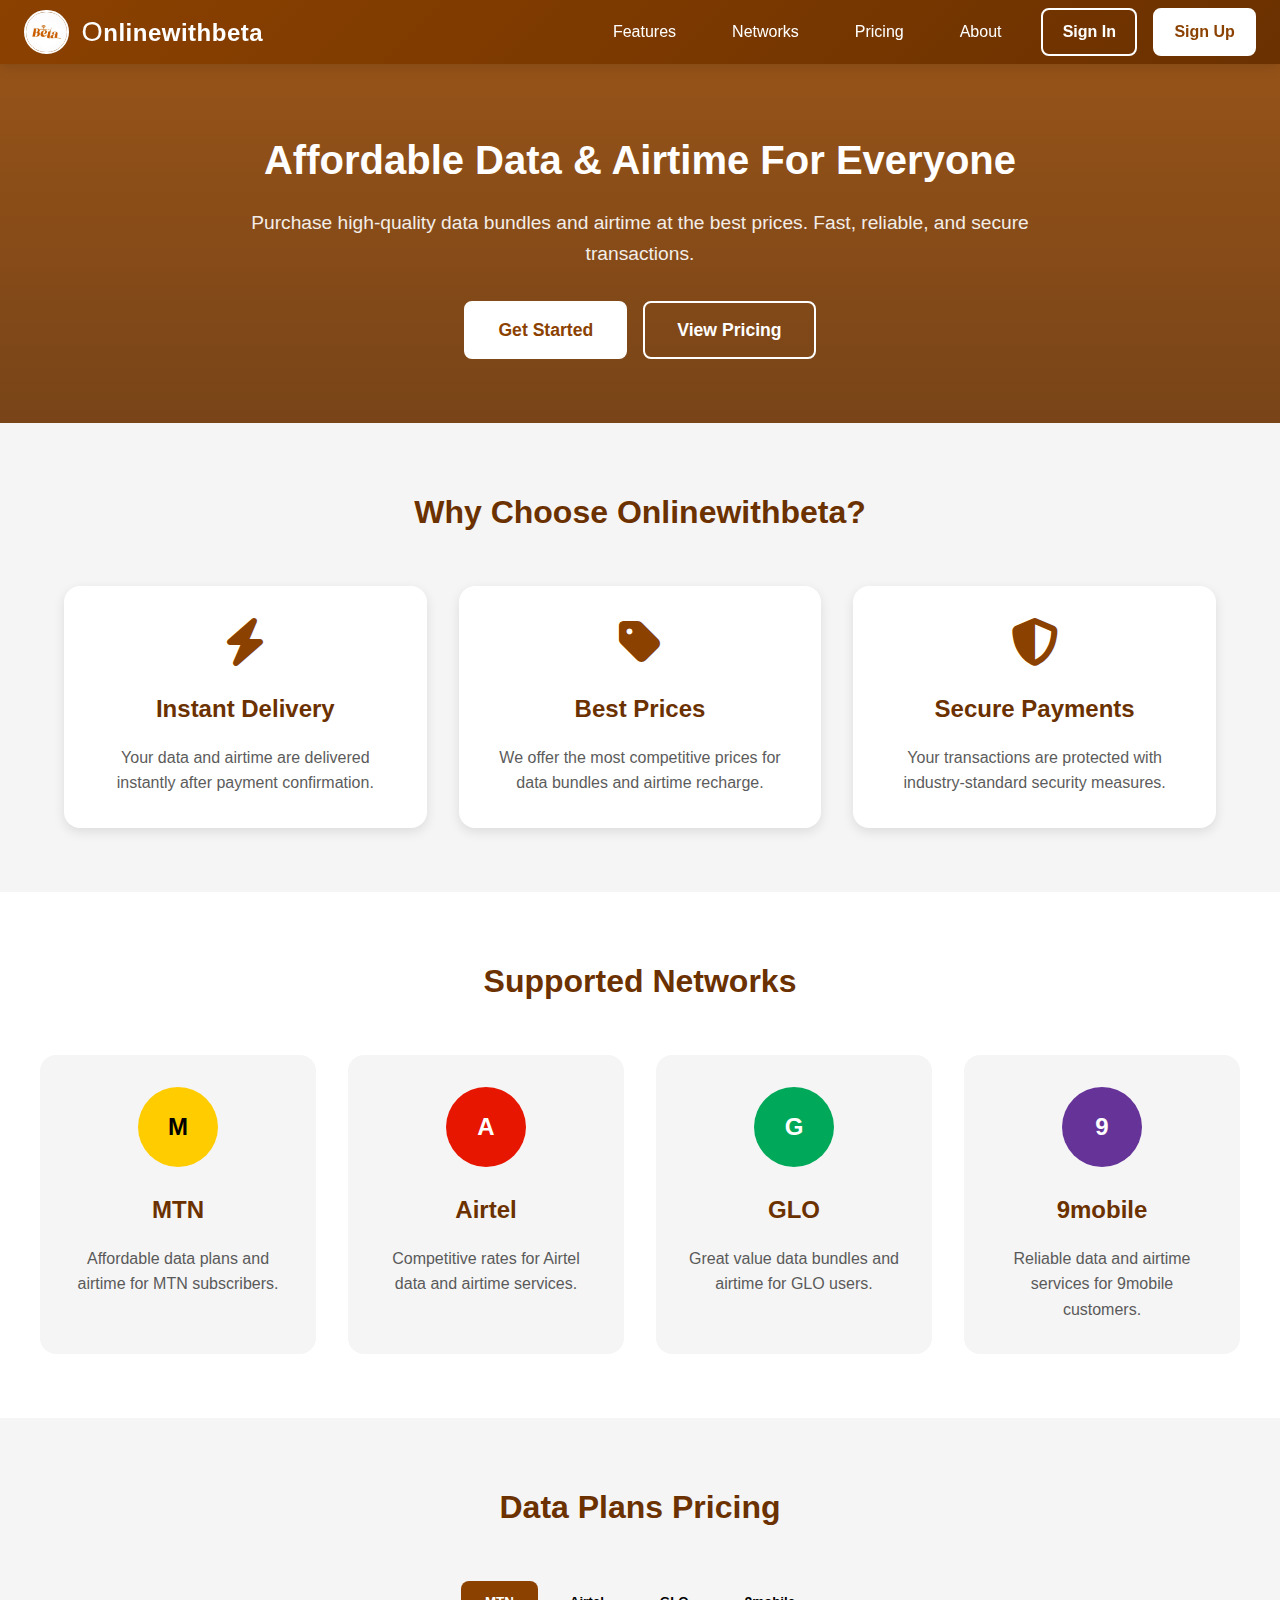
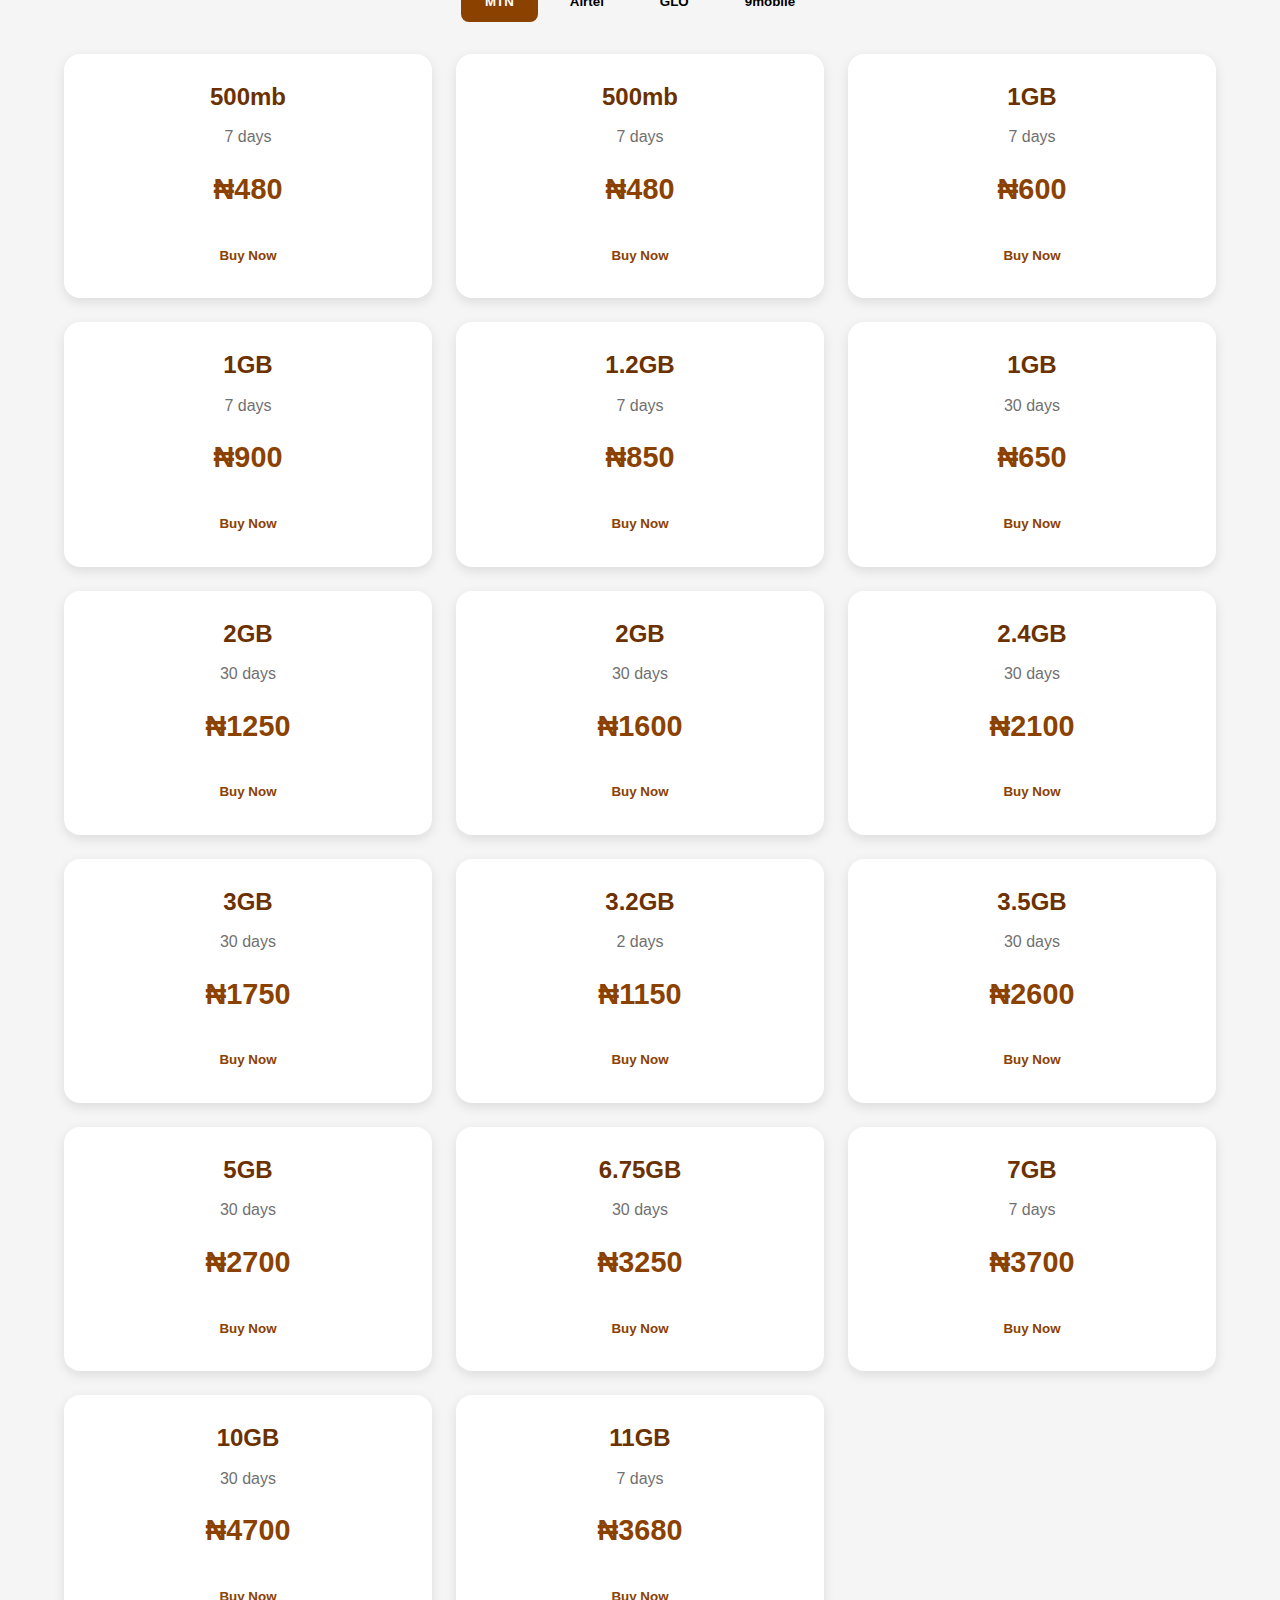
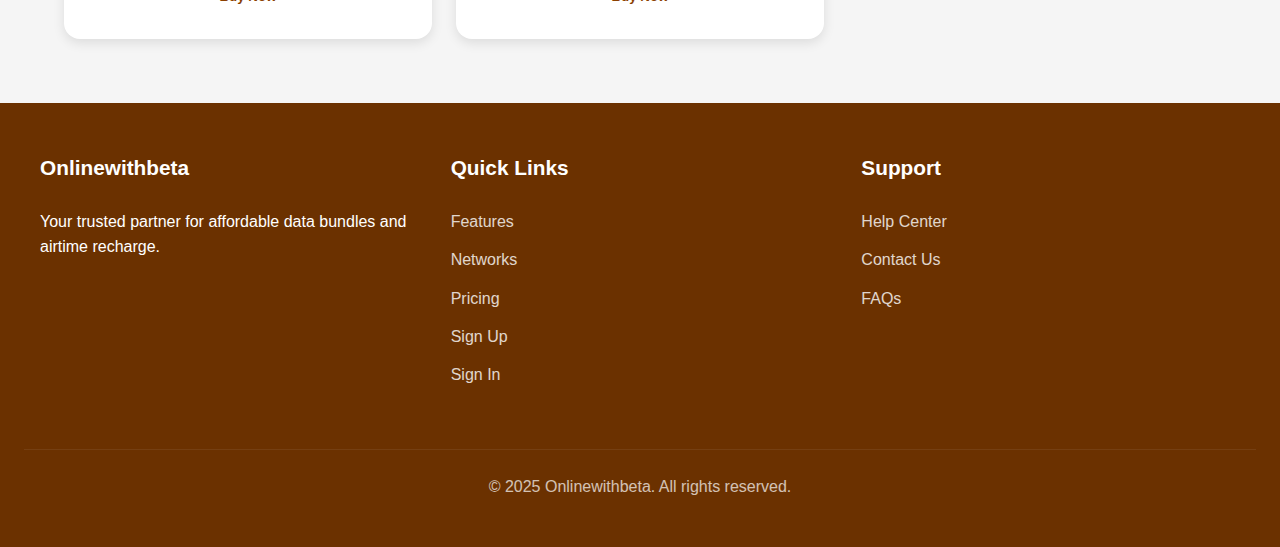
<file: index.html>
<!DOCTYPE html>
<html lang="en">

<head>
 <!-- Essential Meta Tags -->
 <meta charset="UTF-8" />
 <meta name="viewport" content="width=device-width, initial-scale=1.0" />
 <meta http-equiv="X-UA-Compatible" content="IE=edge" />
 
 <!-- Primary Meta Tags for SEO -->
 <title>Onlinewithbeta - Buy Data & Airtime</title>
 
 <meta name="description" content="Buy Data & Airtime at affordable rates." />
 <meta name="keywords" content="onlinewithbeta, owb, cheap monthly data,long lasting data" />
 <meta name="author" content="Believe Robert Osiaru" />
 <meta name="robots" content="index, follow" />
 
 <!-- Open Graph / Facebook -->
 <meta property="og:title" content="Buy Data & Airtime" />
 <meta property="og:description" content="Buy Data & Airtime at affordable rates.." />
 <meta property="og:type" content="website" />
 <meta property="og:url" content="https://onlinewithbeta.name.ng" />
 <meta property="og:image" content="https://onlinewithbeta.name.ng/IMG/icon.png" />
 <meta property="og:site_name" content="Onlinewithbeta" />
 
 <!-- Twitter -->
 <meta name="twitter:card" content="summary_large_image" />
 <meta name="twitter:site" content="@Onlinewithbeta" />
 <meta name="twitter:creator" content="@Onlinewithbeta" />
 <meta name="twitter:title" content="Buy Data & Airtime at affordable rates." />
 <meta name="twitter:description" content="Buy Data & Airtime at affordable rates.." />
 <meta name="twitter:image" content="https://onlinewithbeta.name.ng/IMG/icon.png" />
 
 <!-- Additional Important Meta Tags -->
 <meta name="theme-color" content="#6B3100" />
 <meta name="msapplication-TileColor" content="#6B3100" />
 <link rel="canonical" href="https://onlinewithbeta.name.ng" />
 
 <!-- Favicon & App Icons -->
 <link rel="icon" href="https://onlinewithbeta.name.ng/IMG/icon.png" type="image/x-icon" />
 <link rel="shortcut icon" href="https://onlinewithbeta.name.ng/IMG/icon.png" type="image/x-icon" />
 <link rel="apple-touch-icon" href="https://onlinewithbeta.name.ng/IMG/icon.png" />
 
 <!-- Web App Capable (Optional) -->
 <meta name="apple-mobile-web-app-capable" content="yes" />
 <meta name="apple-mobile-web-app-status-bar-style" content="default" />
 <meta name="apple-mobile-web-app-title" content="onlinewithbeta" />
 
 <!-- Prevents phone number detection on mobile devices -->
 <meta name="format-detection" content="telephone=no" />
 
 <!-- SCHEMA.ORG STRUCTURED DATA - CRITICAL FOR GOOGLE -->
 <script type="application/ld+json">
  {
   "@context": "https://schema.org",
   "@type": "WebSite",
   "name": "onlinewithbeta",
   "url": "https://onlinewithbeta.name.ng",
   "description": "Buy Data & Airtime at affordable rates.",
   "potentialAction": {
    "@type": "SearchAction",
    "target": {
     "@type": "EntryPoint",
     "urlTemplate": "https://onlinewithbeta.name.ng/search?q={search_term_string}"
    },
    "query-input": "required name=search_term_string"
   }
  }
 </script>
 
 
 
 
 
 <link rel="stylesheet" href="https://cdnjs.cloudflare.com/ajax/libs/font-awesome/6.4.0/css/all.min.css">
 
 
 
 
 <style>
  :root {
   --primary: #8B4100;
   --primary-light: #a85a1a;
   --primary-dark: #6B3100;
   --secondary: #734C00;
   --white: #fff;
   --light-gray: #f5f5f5;
   --dark-gray: #333;
   --success: #28a745;
   --warning: #ffc107;
   --danger: #dc3545;
   --header-height: 4em;
   --card-radius: 16px;
   --shadow: 0 4px 12px rgba(0, 0, 0, 0.1);
  }
  
  * {
   margin: 0;
   padding: 0;
   box-sizing: border-box;
   font-family: 'Segoe UI', Tahoma, Geneva, Verdana, sans-serif;
  }
  
  body {
   background-color: var(--light-gray);
   color: var(--dark-gray);
   line-height: 1.6;
   min-height: 100vh;
   display: flex;
   flex-direction: column;
  }
  
  /* Header Styles */
  .mainHeader {
   height: var(--header-height);
   display: flex;
   align-items: center;
   justify-content: space-between;
   padding: 0 1.5rem;
   background: linear-gradient(135deg, var(--primary), var(--primary-dark));
   color: var(--white);
   box-shadow: var(--shadow);
   position: sticky;
   top: 0;
   z-index: 100;
  }
  
  .logo {
   display: flex;
   align-items: center;
   gap: 0.8rem;
   text-decoration: none;
   color: var(--white);
  }
  
  .logo img {
   width: 2.8rem;
   height: 2.8rem;
   border-radius: 50%;
   object-fit: cover;
   border: 2px solid var(--white);
  }
  
  .brandName {
   font-size: 1.5rem;
   font-weight: 700;
   letter-spacing: 0.5px;
  }
  
  .brandName:first-letter {
   font-size: 1.7rem;
   font-weight: 500;
  }
  
  .navMenu {
   display: flex;
   gap: 1.5rem;
   align-items: center;
  }
  
  .navLink {
   color: var(--white);
   text-decoration: none;
   font-weight: 500;
   transition: all 0.3s;
   padding: 0.5rem 1rem;
   border-radius: 6px;
  }
  
  .navLink:hover {
   background-color: rgba(255, 255, 255, 0.1);
  }
  
  .authButtons {
   display: flex;
   gap: 1rem;
  }
  
  .btn {
   padding: 0.6rem 1.2rem;
   border-radius: 8px;
   font-weight: 600;
   cursor: pointer;
   transition: all 0.3s;
   text-decoration: none;
   display: inline-block;
   text-align: center;
  }
  
  .btn-outline {
   background: transparent;
   color: var(--white);
   border: 2px solid var(--white);
  }
  
  .btn-outline:hover {
   background: var(--white);
   color: var(--primary);
  }
  
  .btn-primary {
   background: var(--white);
   color: var(--primary);
   border: 2px solid var(--white);
  }
  
  .btn-primary:hover {
   background: transparent;
   color: var(--white);
  }
  
  /* Hero Section */
  .hero {
   padding: 4rem 1.5rem;
   background: linear-gradient(rgba(139, 65, 0, 0.9), rgba(107, 49, 0, 0.9)), url('https://images.unsplash.com/photo-1551288049-bebda4e38f71?ixlib=rb-4.0.3&auto=format&fit=crop&w=1950&q=80');
   background-size: cover;
   background-position: center;
   color: var(--white);
   text-align: center;
  }
  
  .heroContent {
   max-width: 800px;
   margin: 0 auto;
  }
  
  .heroTitle {
   font-size: 2.5rem;
   margin-bottom: 1rem;
   font-weight: 700;
  }
  
  .heroSubtitle {
   font-size: 1.2rem;
   margin-bottom: 2rem;
   opacity: 0.9;
  }
  
  .heroButtons {
   display: flex;
   gap: 1rem;
   justify-content: center;
   flex-wrap: wrap;
  }
  
  .btn-large {
   padding: 0.8rem 2rem;
   font-size: 1.1rem;
  }
  
  /* Features Section */
  .features {
   padding: 4rem 1.5rem;
   max-width: 1200px;
   margin: 0 auto;
  }
  
  .sectionTitle {
   text-align: center;
   font-size: 2rem;
   margin-bottom: 3rem;
   color: var(--primary-dark);
   font-weight: 600;
  }
  
  .featuresGrid {
   display: grid;
   grid-template-columns: repeat(auto-fit, minmax(300px, 1fr));
   gap: 2rem;
  }
  
  .featureCard {
   background: var(--white);
   border-radius: var(--card-radius);
   padding: 2rem;
   box-shadow: var(--shadow);
   text-align: center;
   transition: transform 0.3s, box-shadow 0.3s;
  }
  
  .featureCard:hover {
   transform: translateY(-5px);
   box-shadow: 0 8px 16px rgba(0, 0, 0, 0.15);
  }
  
  .featureIcon {
   font-size: 3rem;
   color: var(--primary);
   margin-bottom: 1.5rem;
  }
  
  .featureTitle {
   font-size: 1.5rem;
   margin-bottom: 1rem;
   color: var(--primary-dark);
  }
  
  .featureDescription {
   color: var(--dark-gray);
   opacity: 0.8;
  }
  
  /* Networks Section */
  .networks {
   padding: 4rem 1.5rem;
   background-color: var(--white);
  }
  
  .networksContainer {
   max-width: 1200px;
   margin: 0 auto;
  }
  
  .networkGrid {
   display: grid;
   grid-template-columns: repeat(auto-fit, minmax(250px, 1fr));
   gap: 2rem;
  }
  
  .networkCard {
   background: var(--light-gray);
   border-radius: var(--card-radius);
   padding: 2rem;
   text-align: center;
   transition: all 0.3s;
  }
  
  .networkCard:hover {
   transform: translateY(-5px);
   box-shadow: var(--shadow);
  }
  
  .networkIcon {
   width: 5rem;
   height: 5rem;
   border-radius: 50%;
   display: flex;
   align-items: center;
   justify-content: center;
   color: white;
   font-weight: bold;
   font-size: 1.5rem;
   margin: 0 auto 1.5rem;
  }
  
  .mtn {
   background-color: #ffcc00;
   color: black;
  }
  
  .airtel {
   background-color: #e61601;
  }
  
  .glo {
   background-color: #00a859;
  }
  
  .etisalat {
   background-color: #663399;
  }
  
  .networkName {
   font-size: 1.5rem;
   font-weight: 600;
   margin-bottom: 1rem;
   color: var(--primary-dark);
  }
  
  .networkDescription {
   color: var(--dark-gray);
   opacity: 0.8;
  }
  
  /* Pricing Section */
  .pricing {
   padding: 4rem 1.5rem;
   max-width: 1200px;
   margin: 0 auto;
  }
  
  .pricingTabs {
   display: flex;
   justify-content: center;
   margin-bottom: 2rem;
   flex-wrap: wrap;
   gap: 0.5rem;
  }
  
  .pricingTab {
   padding: 0.8rem 1.5rem;
   background: var(--light-gray);
   border: none;
   border-radius: 8px;
   font-weight: 600;
   cursor: pointer;
   transition: all 0.3s;
  }
  
  .pricingTab.active {
   background: var(--primary);
   color: var(--white);
  }
  
  .pricingGrid {
   display: grid;
   grid-template-columns: repeat(auto-fit, minmax(280px, 1fr));
   gap: 1.5rem;
  }
  
  .planCard {
   background: var(--white);
   border-radius: var(--card-radius);
   padding: 1.5rem;
   box-shadow: var(--shadow);
   text-align: center;
   transition: transform 0.3s;
  }
  
  .planCard:hover {
   transform: translateY(-5px);
  }
  
  .planSize {
   font-size: 1.5rem;
   font-weight: 700;
   color: var(--primary-dark);
   margin-bottom: 0.5rem;
  }
  
  .planDuration {
   color: var(--dark-gray);
   opacity: 0.7;
   margin-bottom: 1rem;
  }
  
  .planPrice {
   font-size: 1.8rem;
   font-weight: 700;
   color: var(--primary);
   margin-bottom: 1.5rem;
  }
  
  /* Footer */
  .footer {
   background: var(--primary-dark);
   color: var(--white);
   padding: 3rem 1.5rem;
   margin-top: auto;
  }
  
  .footerContent {
   max-width: 1200px;
   margin: 0 auto;
   display: grid;
   grid-template-columns: repeat(auto-fit, minmax(250px, 1fr));
   gap: 2rem;
  }
  
  .footerSection h3 {
   margin-bottom: 1.5rem;
   font-size: 1.3rem;
  }
  
  .footerLinks {
   list-style: none;
  }
  
  .footerLinks li {
   margin-bottom: 0.8rem;
  }
  
  .footerLinks a {
   color: var(--white);
   text-decoration: none;
   opacity: 0.8;
   transition: opacity 0.3s;
  }
  
  .footerLinks a:hover {
   opacity: 1;
  }
  
  .copyright {
   text-align: center;
   margin-top: 3rem;
   padding-top: 1.5rem;
   border-top: 1px solid rgba(255, 255, 255, 0.1);
   opacity: 0.7;
  }
  
  /* Auth Pages */
  .authContainer {
   display: flex;
   justify-content: center;
   align-items: center;
   min-height: calc(100vh - var(--header-height));
   padding: 2rem 1.5rem;
   background: linear-gradient(rgba(139, 65, 0, 0.05), rgba(107, 49, 0, 0.05));
  }
  
  .authCard {
   background: var(--white);
   border-radius: var(--card-radius);
   padding: 2.5rem;
   box-shadow: var(--shadow);
   width: 100%;
   max-width: 450px;
  }
  
  .authHeader {
   text-align: center;
   margin-bottom: 2rem;
  }
  
  .authTitle {
   font-size: 2rem;
   color: var(--primary-dark);
   margin-bottom: 0.5rem;
  }
  
  .authSubtitle {
   color: var(--dark-gray);
   opacity: 0.7;
  }
  
  .formGroup {
   margin-bottom: 1.5rem;
   position: relative;
  }
  
  .formLabel {
   display: block;
   margin-bottom: 0.5rem;
   font-weight: 500;
   color: var(--dark-gray);
  }
  
  .formInput {
   width: 100%;
   padding: 0.8rem 1rem;
   border: 1px solid #ddd;
   border-radius: 8px;
   font-size: 1rem;
   transition: border-color 0.3s;
  }
  
  .formInput:focus {
   outline: none;
   border-color: var(--primary);
   box-shadow: 0 0 0 2px rgba(139, 65, 0, 0.2);
  }
  
  .passwordToggle {
   position: absolute;
   right: 1rem;
   top: 2.5rem;
   background: none;
   border: none;
   color: var(--dark-gray);
   cursor: pointer;
  }
  
  .phone-input {
   display: flex;
   align-items: center;
  }
  
  .phone-prefix {
   padding: 0.8rem 0.5rem;
   background-color: var(--light-gray);
   border: 1px solid #ddd;
   border-right: none;
   border-radius: 8px 0 0 8px;
   font-weight: 500;
  }
  
  .phone-input .formInput {
   border-radius: 0 8px 8px 0;
  }
  
  .authActions {
   display: flex;
   justify-content: space-between;
   align-items: center;
   margin-bottom: 1.5rem;
  }
  
  .rememberMe {
   display: flex;
   align-items: center;
   gap: 0.5rem;
  }
  
  .forgotPassword {
   color: var(--primary);
   text-decoration: none;
   font-size: 0.9rem;
  }
  
  .forgotPassword:hover {
   text-decoration: underline;
  }
  
  .btn-full {
   width: 100%;
   padding: 0.8rem;
   background: var(--primary);
   color: var(--white);
   border: none;
   border-radius: 8px;
   font-size: 1rem;
   font-weight: 600;
   cursor: pointer;
   transition: background 0.3s;
  }
  
  .btn-full:hover {
   background: var(--primary-dark);
  }
  
  .authFooter {
   text-align: center;
   margin-top: 1.5rem;
   color: var(--dark-gray);
  }
  
  .authLink {
   color: var(--primary);
   text-decoration: none;
   font-weight: 500;
  }
  
  .authLink:hover {
   text-decoration: underline;
  }
  
  .error-message {
   color: var(--danger);
   font-size: 0.85rem;
   margin-top: 0.5rem;
   display: none;
  }
  
  .loginType {
   display: flex;
   gap: 1rem;
   margin-bottom: 1.5rem;
  }
  
  .loginTypeBtn {
   flex: 1;
   padding: 0.8rem;
   border: 1px solid #ddd;
   background: var(--light-gray);
   border-radius: 8px;
   cursor: pointer;
   text-align: center;
   transition: all 0.3s;
  }
  
  .loginTypeBtn.active {
   background: var(--primary);
   color: var(--white);
   border-color: var(--primary);
  }
  
  /* Enhanced OTP Section */
  .otp-section {
   margin-bottom: 1.5rem;
  }
  
  .otp-label {
   display: block;
   margin-bottom: 0.5rem;
   font-weight: 500;
   color: var(--dark-gray);
  }
  
  .otp-input-container {
   display: flex;
   gap: 0.5rem;
   margin-bottom: 1rem;
  }
  
  .otp-input {
   flex: 1;
   padding: 0.8rem;
   border: 1px solid #ddd;
   border-radius: 8px;
   text-align: center;
   font-size: 1.2rem;
   font-weight: bold;
   transition: border-color 0.3s;
  }
  
  .otp-input:focus {
   outline: none;
   border-color: var(--primary);
   box-shadow: 0 0 0 2px rgba(139, 65, 0, 0.2);
  }
  
  .otp-input.error {
   border-color: var(--danger);
  }
  
  .single-otp-input {
   width: 100%;
   padding: 0.8rem 1rem;
   border: 1px solid #ddd;
   border-radius: 8px;
   font-size: 1rem;
   text-align: center;
   font-weight: bold;
   transition: border-color 0.3s;
  }
  
  .single-otp-input:focus {
   outline: none;
   border-color: var(--primary);
   box-shadow: 0 0 0 2px rgba(139, 65, 0, 0.2);
  }
  
  .single-otp-input.error {
   border-color: var(--danger);
  }
  
  .otp-instructions {
   font-size: 0.85rem;
   color: var(--dark-gray);
   opacity: 0.7;
   margin-top: 0.5rem;
   text-align: center;
  }
  
  .resend-otp {
   text-align: center;
   margin-top: 1rem;
  }
  
  .resend-link {
   color: var(--primary);
   cursor: pointer;
   text-decoration: none;
  }
  
  .resend-link:hover {
   text-decoration: underline;
  }
  
  .resend-timer {
   color: var(--dark-gray);
   opacity: 0.7;
   font-size: 0.85rem;
  }
  
  /* Mobile Navigation */
  .mobileMenuBtn {
   display: none;
   background: none;
   border: none;
   color: var(--white);
   font-size: 1.5rem;
   cursor: pointer;
  }
  
  .mobileNav {
   display: none;
   position: fixed;
   top: var(--header-height);
   left: 0;
   width: 100%;
   background: var(--primary-dark);
   padding: 1rem;
   box-shadow: 0 4px 12px rgba(0, 0, 0, 0.1);
   z-index: 99;
  }
  
  .mobileNav.active {
   display: block;
  }
  
  .mobileNavMenu {
   list-style: none;
   display: flex;
   flex-direction: column;
   gap: 1rem;
  }
  
  .mobileNavLink {
   color: var(--white);
   text-decoration: none;
   font-weight: 500;
   padding: 0.5rem 0;
   display: block;
   border-bottom: 1px solid rgba(255, 255, 255, 0.1);
  }
  
  /* Responsive Design */
  @media (max-width: 768px) {
   .navMenu {
    display: none;
   }
   
   .mobileMenuBtn {
    display: block;
   }
   
   .heroTitle {
    font-size: 2rem;
   }
   
   .heroSubtitle {
    font-size: 1rem;
   }
   
   .heroButtons {
    flex-direction: column;
    align-items: center;
   }
   
   .authCard {
    padding: 2rem;
   }
   
   .otp-input-container {
    gap: 0.3rem;
   }
   
   .otp-input {
    padding: 0.6rem;
    font-size: 1rem;
   }
  }
  
  @media (max-width: 480px) {
   .mainHeader {
    padding: 0 1rem;
   }
   
   .brandName {
    font-size: 1.3rem;
   }
   
   .hero {
    padding: 3rem 1rem;
   }
   
   .features,
   .networks,
   .pricing {
    padding: 3rem 1rem;
   }
   
   .featureCard,
   .networkCard,
   .planCard {
    padding: 1.5rem;
   }
  }
  
  /* Loading*/
  
  /* Loading Component Styles */
  .loading-overlay {
   position: fixed;
   top: 0;
   left: 0;
   width: 100%;
   height: 100%;
   background-color: rgba(0, 0, 0, 0.7);
   display: flex;
   align-items: center;
   justify-content: center;
   z-index: 1000;
   backdrop-filter: blur(3px);
  }
  
  .loading-container {
   background-color: var(--white);
   border-radius: var(--card-radius);
   padding: 2rem;
   box-shadow: var(--shadow);
   max-width: 400px;
   width: 90%;
   text-align: center;
   animation: loadingSlideIn 0.3s ease-out;
  }
  
  @keyframes loadingSlideIn {
   from {
    opacity: 0;
    transform: translateY(-20px);
   }
   
   to {
    opacity: 1;
    transform: translateY(0);
   }
  }
  
  .loading-spinner {
   width: 60px;
   height: 60px;
   margin: 0 auto 1.5rem;
   position: relative;
  }
  
  .spinner-ring {
   position: absolute;
   width: 100%;
   height: 100%;
   border: 4px solid transparent;
   border-top: 4px solid var(--primary);
   border-radius: 50%;
   animation: spin 1s linear infinite;
  }
  
  .spinner-ring:nth-child(2) {
   border: 4px solid transparent;
   border-bottom: 4px solid var(--primary-light);
   animation: spinReverse 1.5s linear infinite;
  }
  
  @keyframes spin {
   0% {
    transform: rotate(0deg);
   }
   
   100% {
    transform: rotate(360deg);
   }
  }
  
  @keyframes spinReverse {
   0% {
    transform: rotate(0deg);
   }
   
   100% {
    transform: rotate(-360deg);
   }
  }
  
  .loading-content {
   margin-bottom: 1.5rem;
  }
  
  .loading-title {
   font-size: 1.2rem;
   font-weight: 600;
   margin-bottom: 0.5rem;
   color: var(--primary-dark);
  }
  
  .loading-message {
   color: var(--dark-gray);
   line-height: 1.5;
  }
  
  .loading-progress {
   width: 100%;
   height: 6px;
   background-color: var(--light-gray);
   border-radius: 3px;
   overflow: hidden;
   margin: 1rem 0;
  }
  
  .loading-progress-bar {
   height: 100%;
   background: linear-gradient(90deg, var(--primary), var(--primary-light));
   border-radius: 3px;
   width: 0%;
   animation: progressAnimation 2s ease-in-out infinite;
  }
  
  @keyframes progressAnimation {
   0% {
    width: 0%;
   }
   
   50% {
    width: 70%;
   }
   
   100% {
    width: 100%;
   }
  }
  
  .loading-dots {
   display: inline-block;
   margin-left: 0.25rem;
  }
  
  .loading-dots span {
   animation: dots 1.5s infinite;
   opacity: 0;
  }
  
  .loading-dots span:nth-child(2) {
   animation-delay: 0.2s;
  }
  
  .loading-dots span:nth-child(3) {
   animation-delay: 0.4s;
  }
  
  @keyframes dots {
   
   0%,
   100% {
    opacity: 0;
   }
   
   50% {
    opacity: 1;
   }
  }
  
  
  
  
  /* Success State */
  .loading-success .spinner-ring {
   animation: none;
   border: 4px solid var(--success);
   border-top: 4px solid var(--success);
  }
  
  .loading-success .spinner-ring::after {
   content: "✓";
   position: absolute;
   top: 50%;
   left: 50%;
   transform: translate(-50%, -50%);
   color: var(--success);
   font-size: 1.5rem;
   font-weight: bold;
  }
  
  /* Error State */
  .loading-error .spinner-ring {
   animation: none;
   border: 4px solid var(--danger);
   border-top: 4px solid var(--danger);
  }
  
  .loading-error .spinner-ring::after {
   content: "✕";
   position: absolute;
   top: 50%;
   left: 50%;
   transform: translate(-50%, -50%);
   color: var(--danger);
   font-size: 1.5rem;
   font-weight: bold;
  }
  
  
  
  
  /* Custom Alert Styles */
  .alert-overlay {
   position: fixed;
   top: 0;
   left: 0;
   width: 100%;
   height: 100%;
   background-color: rgba(0, 0, 0, 0.5);
   display: flex;
   align-items: center;
   justify-content: center;
   z-index: 1000;
   backdrop-filter: blur(2px);
  }
  
  .alert-box {
   background-color: var(--white);
   border-radius: var(--card-radius);
   box-shadow: var(--shadow);
   width: 90%;
   max-width: 400px;
   overflow: hidden;
   animation: alertSlideIn 0.3s ease-out;
  }
  
  @keyframes alertSlideIn {
   from {
    opacity: 0;
    transform: translateY(-20px);
   }
   
   to {
    opacity: 1;
    transform: translateY(0);
   }
  }
  
  .alert-header {
   padding: 1rem 1.5rem;
   display: flex;
   align-items: center;
   gap: 0.75rem;
   border-bottom: 1px solid var(--light-gray);
  }
  
  .alert-icon {
   width: 24px;
   height: 24px;
   border-radius: 50%;
   display: flex;
   align-items: center;
   justify-content: center;
   color: white;
   font-size: 0.9rem;
  }
  
  .alert-title {
   font-weight: 600;
   font-size: 1.1rem;
  }
  
  .alert-body {
   padding: 1.5rem;
  }
  
  .alert-message {
   line-height: 1.5;
   color: var(--dark-gray);
  }
  
  .alert-footer {
   padding: 1rem 1.5rem;
   display: flex;
   justify-content: flex-end;
   gap: 0.75rem;
   border-top: 1px solid var(--light-gray);
  }
  
  .alert-btn {
   padding: 0.5rem 1.25rem;
   border: none;
   border-radius: 6px;
   font-weight: 500;
   cursor: pointer;
   transition: all 0.3s;
  }
  
  .alert-btn-cancel {
   background-color: var(--light-gray);
   color: var(--dark-gray);
  }
  
  .alert-btn-cancel:hover {
   background-color: #e0e0e0;
  }
  
  .alert-btn-ok {
   background-color: var(--primary);
   color: white;
  }
  
  .alert-btn-ok:hover {
   background-color: var(--primary-dark);
  }
  
  /* Alert type styles */
  .alert-info .alert-icon {
   background-color: var(--info);
  }
  
  .alert-success .alert-icon {
   background-color: var(--success);
  }
  
  .alert-warning .alert-icon {
   background-color: var(--warning);
  }
  
  .alert-confirm .alert-icon {
   background-color: var(--warning);
  }
  
  .alert-follow .alert-icon {
   background-color: var(--primary);
  }
  
  /* Stacking alerts */
  .alert-container {
   position: fixed;
   top: 0;
   left: 0;
   width: 100%;
   height: 100%;
   pointer-events: none;
   z-index: 1000;
  }
  
  .alert-container>* {
   pointer-events: auto;
  }
 </style>
</head>

<body>
 <!-- Homepage -->
 <div id="homepage">
  <header class="mainHeader">
   <a href="#" class="logo">
    <img src="/IMG/icon.png" alt="Onlinewithbeta Logo">
    <span class="brandName">Onlinewithbeta</span>
   </a>
   
   <nav class="navMenu">
    <a href="#features" class="navLink">Features</a>
    <a href="#networks" class="navLink">Networks</a>
    <a href="#pricing" class="navLink">Pricing</a>
    <a href="#about" class="navLink">About</a>
    <div class="authButtons">
     <a href="#" class="btn btn-outline" onclick="showPage('signin')">Sign In</a>
     <a href="#" class="btn btn-primary" onclick="showPage('signup')">Sign Up</a>
    </div>
   </nav>
   
   <button class="mobileMenuBtn" id="mobileMenuToggle">
    <i class="fas fa-bars"></i>
   </button>
  </header>
  
  <nav class="mobileNav" id="mobileNav">
   <ul class="mobileNavMenu">
    <li><a href="#features" class="mobileNavLink">Features</a></li>
    <li><a href="#networks" class="mobileNavLink">Networks</a></li>
    <li><a href="#pricing" class="mobileNavLink">Pricing</a></li>
    <li><a href="#about" class="mobileNavLink">About</a></li>
    <li><a href="#" class="mobileNavLink" onclick="showPage('signin')">Sign In</a></li>
    <li><a href="#" class="mobileNavLink" onclick="showPage('signup')">Sign Up</a></li>
   </ul>
  </nav>
  
  <section class="hero">
   <div class="heroContent">
    <h1 class="heroTitle">Affordable Data & Airtime For Everyone</h1>
    <p class="heroSubtitle">Purchase high-quality data bundles and airtime at the best prices. Fast, reliable, and secure transactions.</p>
    <div class="heroButtons">
     <a href="#" class="btn btn-primary btn-large" onclick="showPage('signup')">Get Started</a>
     <a href="#pricing" class="btn btn-outline btn-large">View Pricing</a>
    </div>
   </div>
  </section>
  
  <section class="features" id="features">
   <h2 class="sectionTitle">Why Choose Onlinewithbeta?</h2>
   <div class="featuresGrid">
    <div class="featureCard">
     <i class="fas fa-bolt featureIcon"></i>
     <h3 class="featureTitle">Instant Delivery</h3>
     <p class="featureDescription">Your data and airtime are delivered instantly after payment confirmation.</p>
    </div>
    <div class="featureCard">
     <i class="fas fa-tag featureIcon"></i>
     <h3 class="featureTitle">Best Prices</h3>
     <p class="featureDescription">We offer the most competitive prices for data bundles and airtime recharge.</p>
    </div>
    <div class="featureCard">
     <i class="fas fa-shield-alt featureIcon"></i>
     <h3 class="featureTitle">Secure Payments</h3>
     <p class="featureDescription">Your transactions are protected with industry-standard security measures.</p>
    </div>
   </div>
  </section>
  
  <section class="networks" id="networks">
   <div class="networksContainer">
    <h2 class="sectionTitle">Supported Networks</h2>
    <div class="networkGrid">
     <div class="networkCard">
      <div class="networkIcon mtn">M</div>
      <h3 class="networkName">MTN</h3>
      <p class="networkDescription">Affordable data plans and airtime for MTN subscribers.</p>
     </div>
     <div class="networkCard">
      <div class="networkIcon airtel">A</div>
      <h3 class="networkName">Airtel</h3>
      <p class="networkDescription">Competitive rates for Airtel data and airtime services.</p>
     </div>
     <div class="networkCard">
      <div class="networkIcon glo">G</div>
      <h3 class="networkName">GLO</h3>
      <p class="networkDescription">Great value data bundles and airtime for GLO users.</p>
     </div>
     <div class="networkCard">
      <div class="networkIcon etisalat">9</div>
      <h3 class="networkName">9mobile</h3>
      <p class="networkDescription">Reliable data and airtime services for 9mobile customers.</p>
     </div>
    </div>
   </div>
  </section>
  
  <section class="pricing" id="pricing">
   <h2 class="sectionTitle">Data Plans Pricing</h2>
   <div class="pricingTabs">
    <button class="pricingTab active" data-network="mtn">MTN</button>
    <button class="pricingTab" data-network="airtel">Airtel</button>
    <button class="pricingTab" data-network="glo">GLO</button>
    <button class="pricingTab" data-network="9mobile">9mobile</button>
   </div>
   <div class="pricingGrid" id="pricingGrid">
    <!-- Pricing plans will be dynamically inserted here -->
   </div>
  </section>
  
  <footer class="footer" id="about">
   <div class="footerContent">
    <div class="footerSection">
     <h3>Onlinewithbeta</h3>
     <p>Your trusted partner for affordable data bundles and airtime recharge.</p>
    </div>
    <div class="footerSection">
     <h3>Quick Links</h3>
     <ul class="footerLinks">
      <li><a href="#features">Features</a></li>
      <li><a href="#networks">Networks</a></li>
      <li><a href="#pricing">Pricing</a></li>
      <li><a href="#" onclick="showPage('signup')">Sign Up</a></li>
      <li><a href="#" onclick="showPage('signin')">Sign In</a></li>
     </ul>
    </div>
    <div class="footerSection">
     <h3>Support</h3>
     <ul class="footerLinks">
      <li><a href="#">Help Center</a></li>
      <li><a href="#">Contact Us</a></li>
      <li><a href="#">FAQs</a></li>
     </ul>
    </div>
   </div>
   <div class="copyright">
    &copy; 2025 Onlinewithbeta. All rights reserved.
   </div>
  </footer>
 </div>
 
 <!-- Sign Up Page -->
 <div id="signup" class="authContainer" style="display: none;">
  <div class="authCard">
   <div class="authHeader">
    <h1 class="authTitle">Create Account</h1>
    <p class="authSubtitle">Join Onlinewithbeta today</p>
   </div>
   
   <form id="signupForm">
    <div class="formGroup">
     <label for="signupUsername" class="formLabel">Username</label>
     <input type="text" id="signupUsername" class="formInput" placeholder="Choose a username" required>
     <div class="error-message" id="usernameError"></div>
    </div>
    
    <div class="formGroup">
     <label for="signupEmail" class="formLabel">Email Address</label>
     <input type="email" id="signupEmail" class="formInput" placeholder="Enter your email" required>
     <div class="error-message" id="emailError"></div>
    </div>
    
    <div class="formGroup">
     <label for="signupPhone" class="formLabel">Phone Number</label>
     <div class="phone-input">
      <span class="phone-prefix">+234</span>
      <input type="tel" id="signupPhone" class="formInput" placeholder="9117624342" maxlength="10" required>
     </div>
     <div class="error-message" id="phoneError"></div>
    </div>
    
    <div class="formGroup">
     <label for="signupPassword" class="formLabel">Password</label>
     <input type="password" id="signupPassword" class="formInput" placeholder="Create a password" required>
     <button type="button" class="passwordToggle" id="toggleSignupPassword">
      <i class="fas fa-eye"></i>
     </button>
     <div class="error-message" id="passwordError"></div>
    </div>
    
    <div class="formGroup">
     <label for="signupConfirmPassword" class="formLabel">Confirm Password</label>
     <input type="password" id="signupConfirmPassword" class="formInput" placeholder="Confirm your password" required>
     <button type="button" class="passwordToggle" id="toggleSignupConfirmPassword">
      <i class="fas fa-eye"></i>
     </button>
     <div class="error-message" id="confirmPasswordError"></div>
    </div>
    
    <button type="submit" class="btn-full">Create Account</button>
   </form>
   
   <div class="authFooter">
    <p>Already have an account? <a href="#" class="authLink" onclick="showPage('signin')">Sign In</a></p>
   </div>
  </div>
 </div>
 
 <!-- Sign In Page -->
 <div id="signin" class="authContainer" style="display: none;">
  <div class="authCard">
   <div class="authHeader">
    <h1 class="authTitle">Welcome Back</h1>
    <p class="authSubtitle">Sign in to your account</p>
   </div>
   
   <div class="loginType">
    <div class="loginTypeBtn active" id="loginUsernameBtn">Username</div>
    <div class="loginTypeBtn" id="loginEmailBtn">Email</div>
   </div>
   
   <form id="signinForm">
    <div class="formGroup" id="usernameGroup">
     <label for="signinUsername" class="formLabel">Username</label>
     <input type="text" id="signinUsername" class="formInput" placeholder="Enter your username" required>
     <div class="error-message" id="signinUsernameError"></div>
    </div>
    
    <div class="formGroup" id="emailGroup" style="display: none;">
     <label for="signinEmail" class="formLabel">Email Address</label>
     <input type="email" id="signinEmail" class="formInput" placeholder="Enter your email" required>
     <div class="error-message" id="signinEmailError"></div>
    </div>
    
    <div class="formGroup">
     <label for="signinPassword" class="formLabel">Password</label>
     <input type="password" id="signinPassword" class="formInput" placeholder="Enter your password" required>
     <button type="button" class="passwordToggle" id="toggleSigninPassword">
      <i class="fas fa-eye"></i>
     </button>
     <div class="error-message" id="signinPasswordError"></div>
    </div>
    
    <div class="authActions">
     <div class="rememberMe">
      <input type="checkbox" id="rememberMe">
      <label for="rememberMe">Remember me</label>
     </div>
     <a href="#" class="forgotPassword" onclick="showPage('forgotPassword')">Forgot Password?</a>
    </div>
    
    <button type="submit" class="btn-full" id="signInBtn">Sign In</button>
   </form>
   
   <div class="authFooter">
    <p>Don't have an account? <a href="#" class="authLink" onclick="showPage('signup')">Sign Up</a></p>
   </div>
  </div>
 </div>
 
 <!-- Forgot Password Page -->
 <div id="forgotPassword" class="authContainer" style="display: none;">
  <div class="authCard">
   <div class="authHeader">
    <h1 class="authTitle">Reset Password</h1>
    <p class="authSubtitle">Enter your email to reset your password</p>
   </div>
   
   <form id="forgotPasswordForm">
    <div class="formGroup">
     <label for="resetEmail" class="formLabel">Email Address</label>
     <input type="email" id="resetEmail" class="formInput" placeholder="Enter your email" required>
     <div class="error-message" id="resetEmailError"></div>
    </div>
    
    <button type="submit" class="btn-full">Send Reset Link</button>
   </form>
   
   <div class="authFooter">
    <p>Remember your password? <a href="#" class="authLink" onclick="showPage('signin')">Sign In</a></p>
   </div>
  </div>
 </div>
 
 <!-- OTP Verification Page -->
 <div id="otpVerification" class="authContainer" style="display: none;">
  <div class="authCard">
   <div class="authHeader">
    <h1 class="authTitle">Verify OTP</h1>
    <p class="authSubtitle">Enter the 6-digit code sent to your email</p>
   </div>
   
   <form id="otpForm">
    <!-- Single OTP Input -->
    <div class="otp-section">
     <label for="singleOtpInput" class="otp-label">One-Time Password (OTP)</label>
     <input type="text" id="singleOtpInput" class="single-otp-input" placeholder="Enter 6-digit code" maxlength="6" required>
     <p class="otp-instructions">Enter the 6-digit verification code sent to your email address</p>
    </div>
    
    <!-- Multiple OTP Inputs (Alternative) -->
    <!--
    <div class="otp-section">
     <label class="otp-label">Enter OTP Code</label>
     <div class="otp-input-container">
      <input type="text" class="otp-input" maxlength="1" required>
      <input type="text" class="otp-input" maxlength="1" required>
      <input type="text" class="otp-input" maxlength="1" required>
      <input type="text" class="otp-input" maxlength="1" required>
      <input type="text" class="otp-input" maxlength="1" required>
      <input type="text" class="otp-input" maxlength="1" required>
     </div>
     <p class="otp-instructions">Enter the 6-digit verification code sent to your email address</p>
    </div>
    -->
    
    <div class="formGroup">
     <label for="newPassword" class="formLabel">New Password</label>
     <input type="password" id="newPassword" class="formInput" placeholder="Enter new password" required>
     <button type="button" class="passwordToggle" id="toggleNewPassword">
      <i class="fas fa-eye"></i>
     </button>
     <div class="error-message" id="newPasswordError"></div>
    </div>
    
    <div class="formGroup">
     <label for="confirmNewPassword" class="formLabel">Confirm New Password</label>
     <input type="password" id="confirmNewPassword" class="formInput" placeholder="Confirm new password" required>
     <button type="button" class="passwordToggle" id="toggleConfirmNewPassword">
      <i class="fas fa-eye"></i>
     </button>
     <div class="error-message" id="confirmNewPasswordError"></div>
    </div>
    
    <button type="submit" class="btn-full">Reset Password</button>
   </form>
   
   <div class="resend-otp">
    <p>Didn't receive the code? <a href="#" class="resend-link" id="resendOtp">Resend OTP</a></p>
    <p class="resend-timer" id="resendTimer">You can resend in <span id="timerCount">60</span> seconds</p>
   </div>
   
   <div class="authFooter">
    <p><a href="#" class="authLink" onclick="showPage('signin')">Back to Sign In</a></p>
   </div>
  </div>
 </div>
 
 
 <!-- Loading container - where loading components will be appended -->
 <div id="loadingContainer"></div>
 
 <!-- Alert container - where alerts will be appended -->
 <div class="alert-container" id="alertContainer"></div>
 
 <script>
  const apiUrl = 'https://owbbk.onrender.com';
  // const apiUrl = 'https://api.onlinewithbeta.name.ng';
  //const apiUrl = 'http://localhost:2025';
  
  
  setCookie('apikey', false)
  
  function setCookie(cname, cvalue, exdays = 1) {
   const d = new Date();
   d.setTime(d.getTime() + (exdays * 24 * 60 * 60 * 1000));
   let expires = "expires=" + d.toUTCString();
   document.cookie = cname + "=" + cvalue + ";" + expires + ";path=/";
  }
  
  
  function getCookie(cname) {
   let name = cname + "=";
   let decodedCookie = decodeURIComponent(document.cookie);
   let ca = decodedCookie.split(';');
   for (let i = 0; i < ca.length; i++) {
    let c = ca[i];
    while (c.charAt(0) == ' ') {
     c = c.substring(1);
    }
    if (c.indexOf(name) == 0) {
     return c.substring(name.length, c.length);
    }
   }
   return "";
  }
  
  /*
  async functions

  buy data//airtime 

  history

  plans


  fund




  */
  async function request(method, body, path) {
   try {
    const apikey = getCookie('apikey') || 23;
    const baseUrl = apiUrl;
    const url = baseUrl + path;
    
    const options = {
     method: method,
     headers: {
      'apikey': `${apikey}`,
      'Content-Type': 'application/json'
     }
    };
    
    if (body && ['POST', 'PUT', 'PATCH'].includes(method.toUpperCase())) {
     options.body = JSON.stringify(body);
    }
    
    const response = await fetch(url, options);
    let data = await response.json();
    
    if (response.status !== 200 && response.status !== 201) throw new Error(data.message)
    
    return data
   } catch (error) {
    let msg = error.message;
    if (msg === 'failed to fetch') msg = 'Bad internet connection.'
    throw new Error(msg)
   }
  }
  /*
  request('POST', {
   username: 'beevr',
   gmail: 'bievr@gmail.com',
   phone: '9000000004',
   password: 'bFelievr2347',
  }, '/v1/auth/signup')

  */
  
  
  // Data plans for different networks
  let dataPlans = {
   mtn: [
   {
    "networkId": 1,
    "network": "mtn",
    "data": "500mb",
    "price": 480,
    "days": 7,
    "id": 104,
    "type": "sme"
   },
   {
    "networkId": 1,
    "network": "mtn",
    "data": "500mb",
    "price": 480,
    "days": 7,
    "id": 89,
    "type": "gifting"
   },
   {
    "networkId": 1,
    "network": "mtn",
    "data": "1GB",
    "price": 600,
    "days": 7,
    "id": 103,
    "type": "sme"
   },
   {
    "networkId": 1,
    "network": "mtn",
    "data": "1GB",
    "price": 900,
    "days": 7,
    "id": 56,
    "type": "gifting"
   },
   {
    "networkId": 1,
    "network": "mtn",
    "data": "1.2GB",
    "price": 850,
    "days": 7,
    "id": 57,
    "type": "gifting"
   },
   {
    "networkId": 1,
    "network": "mtn",
    "data": "1GB",
    "price": 650,
    "days": 30,
    "id": 2,
    "type": "CG"
   },
   {
    "networkId": 1,
    "network": "mtn",
    "data": "2GB",
    "price": 1250,
    "days": 30,
    "id": 3,
    "type": "CG"
   },
   {
    "networkId": 1,
    "network": "mtn",
    "data": "2GB",
    "price": 1600,
    "days": 30,
    "id": 66,
    "type": "gifting"
   },
   {
    "networkId": 1,
    "network": "mtn",
    "data": "2.4GB",
    "price": 2100,
    "days": 30,
    "id": 67,
    "type": "gifting"
   },
   {
    "networkId": 1,
    "network": "mtn",
    "data": "3GB",
    "price": 1750,
    "days": 30,
    "id": 4,
    "type": "CG"
   },
   {
    "networkId": 1,
    "network": "mtn",
    "data": "3.2GB",
    "price": 1150,
    "days": 2,
    "id": 88,
    "type": "gifting"
   },
   {
    "networkId": 1,
    "network": "mtn",
    "data": "3.5GB",
    "price": 2600,
    "days": 30,
    "id": 68,
    "type": "gifting"
   },
   {
    "networkId": 1,
    "network": "mtn",
    "data": "5GB",
    "price": 2700,
    "days": 30,
    "id": 90,
    "type": "CG"
   },
   {
    "networkId": 1,
    "network": "mtn",
    "data": "6.75GB",
    "price": 3250,
    "days": 30,
    "id": 86,
    "type": "gifting"
   },
   {
    "networkId": 1,
    "network": "mtn",
    "data": "7GB",
    "price": 3700,
    "days": 7,
    "id": 54,
    "type": "gifting"
   },
   {
    "networkId": 1,
    "network": "mtn",
    "data": "10GB",
    "price": 4700,
    "days": 30,
    "id": 69,
    "type": "gifting"
   },
   {
    "networkId": 1,
    "network": "mtn",
    "data": "11GB",
    "price": 3680,
    "days": 7,
    "id": 74,
    "type": "gifting"
   }],
   
   airtel: [
   {
    "networkId": 2,
    "network": "airtel",
    "data": "600mb",
    "price": 500,
    "days": 2,
    "id": 92,
    "type": "gifting"
   },
   {
    "networkId": 2,
    "network": "airtel",
    "data": "600mb",
    "price": 550,
    "days": 2,
    "id": 107,
    "type": "CG"
   },
   {
    "networkId": 2,
    "network": "airtel",
    "data": "1GB",
    "price": 600,
    "days": 1,
    "id": 76,
    "type": "gifting"
   },
   {
    "networkId": 2,
    "network": "airtel",
    "data": "1GB",
    "price": 600,
    "days": 1,
    "id": 106,
    "type": "CG"
   },
   {
    "networkId": 2,
    "network": "airtel",
    "data": "1.5GB",
    "price": 490,
    "days": 1,
    "id": 77,
    "type": "gifting"
   },
   {
    "networkId": 2,
    "network": "airtel",
    "data": "2GB",
    "price": 580,
    "days": 1,
    "id": 110,
    "type": "CG"
   },
   {
    "networkId": 2,
    "network": "airtel",
    "data": "2GB",
    "price": 560,
    "days": 2,
    "id": 76,
    "type": "gifting"
   },
   {
    "networkId": 2,
    "network": "airtel",
    "data": "3GB",
    "price": 745,
    "days": 2,
    "id": 74,
    "type": "gifting"
   },
   {
    "networkId": 2,
    "network": "airtel",
    "data": "3.2GB",
    "price": 800,
    "days": 3,
    "id": 115,
    "type": "gifting"
   },
   {
    "networkId": 2,
    "network": "airtel",
    "data": "4GB",
    "price": 2800,
    "days": 30,
    "id": 114,
    "type": "CG"
   },
   {
    "networkId": 2,
    "network": "airtel",
    "data": "10GB",
    "price": 3600,
    "days": 30,
    "id": 105,
    "type": "CG"
   },
   {
    "networkId": 2,
    "network": "airtel",
    "data": "6.5GB",
    "price": 2000,
    "days": 7,
    "id": 116,
    "type": "gifting"
   },
   {
    "networkId": 2,
    "network": "airtel",
    "data": "10GB",
    "price": 3550,
    "days": 30,
    "id": 47,
    "type": "gifting"
   },
   {
    "networkId": 2,
    "network": "airtel",
    "data": "500mb",
    "price": 600,
    "days": 7,
    "id": 61,
    "type": "SME"
   },
   {
    "networkId": 2,
    "network": "airtel",
    "data": "1GB",
    "price": 650,
    "days": 7,
    "id": 62,
    "type": "SME"
   },
   {
    "networkId": 2,
    "network": "airtel",
    "data": "1GB",
    "price": 970,
    "days": 7,
    "id": 109,
    "type": "CG"
   },
   {
    "networkId": 2,
    "network": "airtel",
    "data": "2GB",
    "price": 1650,
    "days": 30,
    "id": 63,
    "type": "SME"
   },
   {
    "networkId": 2,
    "network": "airtel",
    "data": "2GB",
    "price": 1650,
    "days": 30,
    "id": 112,
    "type": "CG"
   },
   {
    "networkId": 2,
    "network": "airtel",
    "data": "3GB",
    "price": 2150,
    "days": 30,
    "id": 84,
    "type": "SME"
   },
   {
    "networkId": 2,
    "network": "airtel",
    "data": "4GB",
    "price": 1000,
    "days": 2,
    "id": 111,
    "type": "CG"
   }],
   
   glo: [
   {
    "networkId": 3,
    "network": "glo",
    "data": "500mb",
    "price": 249,
    "days": 14,
    "id": 93,
    "type": "SME"
   },
   {
    "networkId": 3,
    "network": "glo",
    "data": "0.5GB",
    "price": 249,
    "days": 30,
    "id": 12,
    "type": "CG"
   },
   {
    "networkId": 3,
    "network": "glo",
    "data": "1GB",
    "price": 279,
    "days": 3,
    "id": 95,
    "type": "SME"
   },
   {
    "networkId": 3,
    "network": "glo",
    "data": "1GB",
    "price": 320,
    "days": 7,
    "id": 96,
    "type": "SME"
   },
   {
    "networkId": 3,
    "network": "glo",
    "data": "1GB",
    "price": 330,
    "days": 14,
    "id": 94,
    "type": "SME"
   },
   {
    "networkId": 3,
    "network": "glo",
    "data": "1GB",
    "price": 460,
    "days": 30,
    "id": 13,
    "type": "CG"
   },
   {
    "networkId": 3,
    "network": "glo",
    "data": "2GB",
    "price": 900,
    "days": 30,
    "id": 14,
    "type": "CG"
   },
   {
    "networkId": 3,
    "network": "glo",
    "data": "3GB",
    "price": 850,
    "days": 3,
    "id": 97,
    "type": "SME"
   },
   {
    "networkId": 3,
    "network": "glo",
    "data": "3GB",
    "price": 1330,
    "days": 30,
    "id": 15,
    "type": "CG"
   },
   {
    "networkId": 3,
    "network": "glo",
    "data": "3GB",
    "price": 970,
    "days": 7,
    "id": 96,
    "type": "SME"
   },
   {
    "networkId": 3,
    "network": "glo",
    "data": "3GB",
    "price": 1200,
    "days": 14,
    "id": 99,
    "type": "SME"
   },
   {
    "networkId": 3,
    "network": "glo",
    "data": "5GB",
    "price": 1640,
    "days": 7,
    "id": 100,
    "type": "SME"
   },
   {
    "networkId": 3,
    "network": "glo",
    "data": "5GB",
    "price": 1650,
    "days": 14,
    "id": 101,
    "type": "SME"
   },
   {
    "networkId": 3,
    "network": "glo",
    "data": "5GB",
    "price": 2300,
    "days": 30,
    "id": 16,
    "type": "CG"
   },
   {
    "networkId": 3,
    "network": "glo",
    "data": "10GB",
    "price": 3300,
    "days": 14,
    "id": 102,
    "type": "SME"
   },
   {
    "networkId": 3,
    "network": "glo",
    "data": "10GB",
    "price": 4300,
    "days": 30,
    "id": 17,
    "type": "CG"
   }],
   
   "9mobile": [{
    "networkId": 4,
    "network": "9mobile",
    "data": null,
    "price": null,
    "days": null,
    "id": null
   }]
  };
  
  
  async function getPlans() {
   dataPlans = await request('GET', null, '/v1/buy/plans');
   console.log("update")
  }
  
  getPlans();
  // Page navigation
  function showPage(pageId) {
   // Hide all pages
   document.getElementById('homepage').style.display = 'none';
   document.getElementById('signup').style.display = 'none';
   document.getElementById('signin').style.display = 'none';
   document.getElementById('forgotPassword').style.display = 'none';
   document.getElementById('otpVerification').style.display = 'none';
   
   // Show selected page
   document.getElementById(pageId).style.display = 'flex';
   
   // Close mobile menu if open
   document.getElementById('mobileNav').classList.remove('active');
   
   // Load pricing if showing homepage
   if (pageId === 'homepage') {
    loadPricing('mtn');
   }
   
   // Start OTP timer if showing OTP page
   if (pageId === 'otpVerification') {
    startOtpTimer();
   }
  }
  
  // OTP Timer functionality
  let otpTimer;
  let timerSeconds = 60;
  
  function startOtpTimer() {
   clearInterval(otpTimer);
   timerSeconds = 60;
   updateTimerDisplay();
   
   otpTimer = setInterval(function() {
    timerSeconds--;
    updateTimerDisplay();
    
    if (timerSeconds <= 0) {
     clearInterval(otpTimer);
     document.getElementById('resendOtp').style.display = 'inline';
     document.getElementById('resendTimer').style.display = 'none';
    }
   }, 1000);
  }
  
  function updateTimerDisplay() {
   const timerElement = document.getElementById('timerCount');
   if (timerElement) {
    timerElement.textContent = timerSeconds;
   }
  }
  
  // Load pricing data
  async function loadPricing(network) {
   //  await getPlans();
   const pricingGrid = document.getElementById('pricingGrid');
   pricingGrid.innerHTML = '';
   
   if (dataPlans[network]) {
    dataPlans[network].forEach(plan => {
     const planCard = document.createElement('div');
     planCard.className = 'planCard';
     planCard.innerHTML = `
      <div class="planSize">${plan.data}</div>
      <div class="planDuration">${plan.days} days</div>
      <div class="planPrice">₦${plan.price}</div>
      <button class="btn btn-primary" onclick="showPage('signup')">Buy Now</button>
     `;
     pricingGrid.appendChild(planCard);
    });
   }
  }
  
  // Mobile menu toggle
  document.getElementById('mobileMenuToggle').addEventListener('click', function() {
   document.getElementById('mobileNav').classList.toggle('active');
  });
  
  // Password visibility toggle
  function setupPasswordToggle(passwordId, toggleId) {
   const passwordInput = document.getElementById(passwordId);
   const toggleButton = document.getElementById(toggleId);
   
   if (!passwordInput || !toggleButton) return;
   
   toggleButton.addEventListener('click', function() {
    const type = passwordInput.getAttribute('type') === 'password' ? 'text' : 'password';
    passwordInput.setAttribute('type', type);
    toggleButton.innerHTML = type === 'password' ? '<i class="fas fa-eye"></i>' : '<i class="fas fa-eye-slash"></i>';
   });
  }
  
  // Setup all password toggles
  setupPasswordToggle('signupPassword', 'toggleSignupPassword');
  setupPasswordToggle('signupConfirmPassword', 'toggleSignupConfirmPassword');
  setupPasswordToggle('signinPassword', 'toggleSigninPassword');
  setupPasswordToggle('newPassword', 'toggleNewPassword');
  setupPasswordToggle('confirmNewPassword', 'toggleConfirmNewPassword');
  
  // Login type toggle
  document.getElementById('loginUsernameBtn').addEventListener('click', function() {
   document.getElementById('loginUsernameBtn').classList.add('active');
   document.getElementById('loginEmailBtn').classList.remove('active');
   document.getElementById('usernameGroup').style.display = 'block';
   document.getElementById('emailGroup').style.display = 'none';
   document.getElementById('signinUsername').required = true;
   document.getElementById('signinEmail').required = false;
  });
  
  document.getElementById('loginEmailBtn').addEventListener('click', function() {
   document.getElementById('loginEmailBtn').classList.add('active');
   document.getElementById('loginUsernameBtn').classList.remove('active');
   document.getElementById('emailGroup').style.display = 'block';
   document.getElementById('usernameGroup').style.display = 'none';
   document.getElementById('signinEmail').required = true;
   document.getElementById('signinUsername').required = false;
  });
  
  // Pricing tabs
  document.querySelectorAll('.pricingTab').forEach(tab => {
   tab.addEventListener('click', function() {
    document.querySelectorAll('.pricingTab').forEach(t => t.classList.remove('active'));
    this.classList.add('active');
    const network = this.getAttribute('data-network');
    loadPricing(network);
   });
  });
  
  // Form validation functions
  function validateEmail(email) {
   const re = /^[^\s@]+@[^\s@]+\.[^\s@]+$/;
   return re.test(email);
  }
  
  function validatePhone(phone) {
   const re = /^[0-9]{10}$/;
   return re.test(phone) && phone[0] !== '0';
  }
  
  function validatePassword(password) {
   return password.length >= 6;
  }
  
  function validateOtp(otp) {
   const re = /^[0-9]{6}$/;
   return re.test(otp);
  }
  
  function showError(elementId, message) {
   const errorElement = document.getElementById(elementId);
   errorElement.textContent = message;
   errorElement.style.display = 'block';
  }
  
  function hideError(elementId) {
   const errorElement = document.getElementById(elementId);
   errorElement.style.display = 'none';
  }
  
  
  
  
  
  // Form submissions
  //signup
  document.getElementById('signupForm').addEventListener('submit', async function(e) {
   e.preventDefault();
   //start Loadet
   let signupLoader = showLoading('Creating account', true)
   // Get form values
   const username = document.getElementById('signupUsername').value;
   const email = document.getElementById('signupEmail').value;
   const phone = document.getElementById('signupPhone').value;
   const password = document.getElementById('signupPassword').value;
   const confirmPassword = document.getElementById('signupConfirmPassword').value;
   
   // Reset errors
   hideError('usernameError');
   hideError('emailError');
   hideError('phoneError');
   hideError('passwordError');
   hideError('confirmPasswordError');
   
   // Validate inputs
   let isValid = true;
   
   if (username.length < 3) {
    hideLoading(signupLoader, 1300)
    showError('usernameError', 'Username must be at least 3 characters');
    isValid = false;
   }
   
   if (!validateEmail(email)) {
    hideLoading(signupLoader, 1300)
    showError('emailError', 'Please enter a valid email address');
    isValid = false;
   }
   
   if (!validatePhone(phone)) {
    hideLoading(signupLoader, 1300)
    showError('phoneError', 'Please enter a valid 10-digit phone number (without 0)');
    isValid = false;
   }
   
   if (!validatePassword(password)) {
    hideLoading(signupLoader, 1300)
    showError('passwordError', 'Password must be at least 6 characters');
    isValid = false;
   }
   
   if (password !== confirmPassword) {
    hideLoading(signupLoader, 1300)
    showError('confirmPasswordError', 'Passwords do not match');
    isValid = false;
   }
   
   if (isValid) {
    try {
     //try to sign up
     let signupRes = await request('POST', {
      username,
      gmail: email,
      phone: phone,
      password
     }, '/v1/auth/signup');
     /*     
          //signup829r'
          // Log form data
          console.log('Signup Form Data:', {
            username,
            gmail: email,
            phone: phone,
            password
          });
      */
     hideLoading(signupLoader, 2000)
     // In a real app, you would handle form submission here
     showAlert('success',
      'Account created successfully! You can now sign in.',
      () => {
       showPage('signin');
       
      }, false);
     
    } catch (e) {
     hideLoading(signupLoader, 1300)
     
     showAlert('warning', e.message)
    }
    
   }
  });
  //signin
  document.getElementById('signInBtn').addEventListener('click', async function(e) {
   e.preventDefault();
   //signin
   let signinLoader = showLoading('Login in progress', true)
   
   // Get form values
   const useUsername = document.getElementById('loginUsernameBtn').classList.contains('active');
   const username = document.getElementById('signinUsername').value;
   const email = document.getElementById('signinEmail').value;
   const password = document.getElementById('signinPassword').value;
   const rememberMe = document.getElementById('rememberMe').checked;
   
   // Reset errors
   hideError('signinUsernameError');
   hideError('signinEmailError');
   hideError('signinPasswordError');
   
   // Validate inputs
   let isValid = true;
   
   if (useUsername) {
    if (username.length < 3) {
     hideLoading(signinLoader, 1200)
     showError('signinUsernameError', 'Please enter a valid username');
     isValid = false;
    }
   } else {
    if (!validateEmail(email)) {
     showError('signinEmailError', 'Please enter a valid email address');
     isValid = false;
     hideLoading(signinLoader, 1200)
    }
   }
   
   if (!validatePassword(password)) {
    hideLoading(signinLoader, 1200)
    showError('signinPasswordError', 'Please enter your password');
    isValid = false;
   }
   
   if (isValid) {
    // Log form data
    
    const payLoad = {
     useGmail: !useUsername,
     useUsername: useUsername,
     identifier: useUsername ? username : email,
     password,
     rememberMe
    };
    
    // console.log('Signin Form Data:', payLoad);
    
    //login
    try {
     
     let loginRes = await request('POST',
      payLoad,
      '/v1/auth/signin'
     );
     //  console.log(loginRes)
     
     setCookie('apikey', loginRes.key, 1);
     
     showAlert('success',
      loginRes.message,
      () => {
       updateLoading(signinLoader, 'Redirecting')
       
       setCookie('apikey', loginRes.key);
       window.location.href = './dashboard.html';
      },
      false
     );
     hideLoading(signinLoader, 1300)
     
    } catch (e) {
     hideLoading(signinLoader, 1200)
     console.log(e.message)
     showAlert('warning', e.message)
    }
    
   }
   hideLoading(signinLoader, 1300)
   
  });
  
  //request otp
  document.getElementById('forgotPasswordForm').addEventListener('submit', async function(e) {
   e.preventDefault();
   let forgotPasswordLoader = showLoading('Requesting OTP')
   // Get form values
   const email = document.getElementById('resetEmail').value;
   
   // Reset errors
   hideError('resetEmailError');
   
   // Validate inputs
   if (!validateEmail(email)) {
    hideLoading(forgotPasswordLoader, 1200)
    showError('resetEmailError', 'Please enter a valid email address');
    return;
   }
   
   // Log form data
   //  console.log('Forgot Password Form Data:', { email });
   
   try {
    //request otp
    setCookie('gmail', email);
    let otpRes = await request(
     'POST', { gmail: email },
     '/v1/auth/requestotp');
    
    showAlert('success', otpRes.message)
    showPage('otpVerification');
   } catch (e) {
    console.log(e.message);
    showAlert('warning', e.message)
    
   }
   
   hideLoading(forgotPasswordLoader, 1200)
  });
  
  
  
  //change the password 
  document.getElementById('otpForm').addEventListener('submit', async function(e) {
   e.preventDefault();
   
   let changePassLoader = showLoading('Changing password', true)
   // Get form values
   const otp = document.getElementById('singleOtpInput').value;
   const newPassword = document.getElementById('newPassword').value;
   const confirmNewPassword = document.getElementById('confirmNewPassword').value;
   
   // Reset errors
   hideError('newPasswordError');
   hideError('confirmNewPasswordError');
   
   // Validate inputs
   let isValid = true;
   
   if (!validateOtp(otp)) {
    hideLoading(changePassLoader)
    showAlert('warning', 'Please enter a valid 6-digit OTP');
    document.getElementById('singleOtpInput').classList.add('error');
    isValid = false;
   } else {
    document.getElementById('singleOtpInput').classList.remove('error');
   }
   
   if (!validatePassword(newPassword)) {
    hideLoading(changePassLoader)
    showError('newPasswordError', 'Password must be at least 6 characters');
    isValid = false;
   }
   
   if (newPassword !== confirmNewPassword) {
    hideLoading(changePassLoader)
    showError('confirmNewPasswordError', 'Passwords do not match');
    isValid = false;
   }
   
   if (isValid) {
    // Log form data
    
    try {
     let changePassRes = await request('POST',
      {
       gmail: getCookie('gmail'),
       otp: otp,
       password: newPassword,
      },
      '/v1/auth/changepassword');
     hideLoading(changePassLoader)
     
     showAlert('success', changePassRes.message, () => {
      showPage('signin');
     })
     
     
    } catch (e) {
     hideLoading(changePassLoader)
     console.log(e.message)
     showAlert('warning', e.message)
    }
    
    hideLoading(changePassLoader)
    
   }
   
   hideLoading(changePassLoader)
   
  });
  
  // OTP input navigation for multiple inputs
  document.querySelectorAll('.otp-input').forEach((input, index, inputs) => {
   input.addEventListener('input', function() {
    if (this.value.length === 1 && index < inputs.length - 1) {
     inputs[index + 1].focus();
    }
   });
   
   input.addEventListener('keydown', function(e) {
    if (e.key === 'Backspace' && this.value.length === 0 && index > 0) {
     inputs[index - 1].focus();
    }
   });
  });
  
  // Single OTP input validation
  document.getElementById('singleOtpInput').addEventListener('input', async function() {
   // Only allow numbers
   this.value = this.value.replace(/[^0-9]/g, '');
   
   // Remove error state when user types
   if (this.value.length > 0) {
    this.classList.remove('error');
   }
  });
  
  // Resend OTP
  document.getElementById('resendOtp').addEventListener('click', async function(e) {
   e.preventDefault();
   let reSendLoader = showLoading('Resending otp', true);
   // In a real app, you would resend the OTP
   try {
    //request otp
    const gmail = getCookie('gmail');
    
    let otpRes = await request(
     'POST', { gmail },
     '/v1/auth/requestotp');
    hideLoading(reSendLoader)
    showAlert('success', otpRes.message)
    showPage('otpVerification');
   } catch (e) {
    hideLoading(reSendLoader)
    console.log(e.message);
    showAlert('warning', e.message)
   }
   
   
   
   
   
   // Reset timer
   startOtpTimer();
   document.getElementById('resendOtp').style.display = 'none';
   document.getElementById('resendTimer').style.display = 'block';
  });
  
  
  
  
  
  
  
  
  // Close mobile menu when clicking on a link
  document.querySelectorAll('.mobileNavLink').forEach(link => {
   link.addEventListener('click', function() {
    document.getElementById('mobileNav').classList.remove('active');
   });
  });
  
  // Initialize the page
  document.addEventListener('DOMContentLoaded', async function() {
   loadPricing('mtn');
   
   // Initialize OTP page state
   document.getElementById('resendOtp').style.display = 'none';
   document.getElementById('resendTimer').style.display = 'block';
  });
  
  
  
  
  //loading 
  // Loading component function
  function showLoading(message = 'Loading...', showProgress = false, size = 'default') {
   // Create loading overlay
   const loadingOverlay = document.createElement('div');
   loadingOverlay.className = 'loading-overlay';
   
   // Create loading container
   const loadingContainer = document.createElement('div');
   loadingContainer.className = `loading-container ${size === 'small' ? 'loading-small' : ''}`;
   
   // Build loading HTML
   loadingContainer.innerHTML = `
        <div class="loading-spinner">
          <div class="spinner-ring"></div>
          <div class="spinner-ring"></div>
        </div>
        <div class="loading-content">
          <div class="loading-title">Please wait</div>
          <div class="loading-message">${message}<span class="loading-dots"><span>.</span><span>.</span><span>.</span></span></div>
        </div>
        ${showProgress ? `
          <div class="loading-progress">
            <div class="loading-progress-bar"></div>
          </div>
        ` : ''}
      `;
   
   // Add to overlay
   loadingOverlay.appendChild(loadingContainer);
   
   // Add to loading container
   const mainLoadingContainer = document.getElementById('loadingContainer');
   mainLoadingContainer.appendChild(loadingOverlay);
   
   // Return the loading element for later manipulation
   return loadingOverlay;
  }
  
  // Function to update loading state
  function updateLoading(loadingElement, state, message = null) {
   const spinner = loadingElement.querySelector('.loading-spinner');
   const messageEl = loadingElement.querySelector('.loading-message');
   
   // Remove existing state classes
   spinner.classList.remove('loading-success', 'loading-error');
   
   // Apply new state
   if (state === 'success') {
    spinner.classList.add('loading-success');
    if (message) messageEl.innerHTML = message;
   } else if (state === 'error') {
    spinner.classList.add('loading-error');
    if (message) messageEl.innerHTML = message;
   } else if (state === 'message' && message) {
    messageEl.innerHTML = message;
   }
  }
  
  // Function to hide loading
  function hideLoading(loadingElement, delay = 0) {
   setTimeout(() => {
    loadingElement.style.opacity = '0';
    loadingElement.style.transform = 'scale(0.9)';
    
    setTimeout(() => {
     if (loadingElement.parentNode) {
      loadingElement.parentNode.removeChild(loadingElement);
     }
    }, 300);
   }, delay);
  }
  
  async function wakeApi() {
   //wake api
   let readyRes = await fetch(apiUrl)
   //  console.log(readyRes)
   if (readyRes.status !== 200) throw new Error("Please try again")
  }
  wakeApi()
  
  
  //myAlert
  // Custom alert function
  function showAlert(kind, message, okFunction = null, showCancel = false) {
   // Validate kind parameter
   const validKinds = ['info', 'success', 'warning', 'confirm', 'follow'];
   if (!validKinds.includes(kind)) {
    console.error('Invalid alert kind. Must be one of: info, success, warning, confirm, follow');
    return Promise.reject('Invalid alert kind');
   }
   
   // Return a Promise that resolves when user clicks OK or rejects when canceled
   return new Promise((resolve, reject) => {
    // Create alert overlay
    const alertOverlay = document.createElement('div');
    alertOverlay.className = 'alert-overlay';
    
    // Create alert box
    const alertBox = document.createElement('div');
    alertBox.className = `alert-box alert-${kind}`;
    
    // Set alert content based on kind
    let title, iconClass, showCancelBtn;
    
    switch (kind) {
     case 'info':
      title = 'Information';
      iconClass = 'fas fa-info';
      showCancelBtn = false;
      break;
     case 'success':
      title = 'Success';
      iconClass = 'fas fa-check';
      showCancelBtn = false;
      break;
     case 'warning':
      title = 'Warning';
      iconClass = 'fas fa-exclamation-triangle';
      showCancelBtn = showCancel || false;
      break;
     case 'confirm':
      title = 'Confirmation';
      iconClass = 'fas fa-question';
      showCancelBtn = true;
      break;
     case 'follow':
      title = 'Action Required';
      iconClass = 'fas fa-exclamation';
      showCancelBtn = false;
      break;
    }
    
    // Build alert HTML
    alertBox.innerHTML = `
            <div class="alert-header">
                <div class="alert-icon">
                    <i class="${iconClass}"></i>
                </div>
                <div class="alert-title">${title}</div>
            </div>
            <div class="alert-body">
                <div class="alert-message">${message}</div>
            </div>
            <div class="alert-footer">
                ${showCancelBtn ? '<button class="alert-btn alert-btn-cancel">Cancel</button>' : ''}
                <button class="alert-btn alert-btn-ok">${kind === 'follow' ? 'Continue' : 'OK'}</button>
            </div>
        `;
    
    // Add to overlay
    alertOverlay.appendChild(alertBox);
    
    // Add to alert container
    const alertContainer = document.getElementById('alertContainer');
    alertContainer.appendChild(alertOverlay);
    
    // Set up event listeners
    const okButton = alertBox.querySelector('.alert-btn-ok');
    const cancelButton = alertBox.querySelector('.alert-btn-cancel');
    
    // Close alert function
    const closeAlert = (overlay) => {
     if (overlay && overlay.parentNode) {
      overlay.parentNode.removeChild(overlay);
     }
    };
    
    // OK button handler
    okButton.addEventListener('click', function() {
     if (okFunction && typeof okFunction === 'function') {
      okFunction();
     }
     closeAlert(alertOverlay);
     resolve('confirmed'); // Resolve the promise
    });
    
    // Cancel button handler
    if (cancelButton) {
     cancelButton.addEventListener('click', function() {
      closeAlert(alertOverlay);
      reject('cancelled'); // Reject the promise when canceled
     });
    }
    
    // Close on overlay click (outside the alert box)
    alertOverlay.addEventListener('click', function(e) {
     if (e.target === alertOverlay) {
      closeAlert(alertOverlay);
      reject('cancelled'); // Reject when clicking outside
     }
    });
    
    // Close on Escape key
    const escapeHandler = function(e) {
     if (e.key === 'Escape') {
      closeAlert(alertOverlay);
      document.removeEventListener('keydown', escapeHandler);
      reject('cancelled'); // Reject when Escape pressed
     }
    };
    document.addEventListener('keydown', escapeHandler);
    
    // Clean up event listener when alert is closed
    alertOverlay.addEventListener('close', function() {
     document.removeEventListener('keydown', escapeHandler);
    });
   });
  }
  
  // Function to close alert
  function closeAlert(alertElement) {
   alertElement.style.opacity = '0';
   alertElement.style.transform = 'translateY(-20px)';
   
   setTimeout(() => {
    if (alertElement.parentNode) {
     alertElement.parentNode.removeChild(alertElement);
    }
   }, 300);
  }
 </script>
 
</body>

</html>
</file>
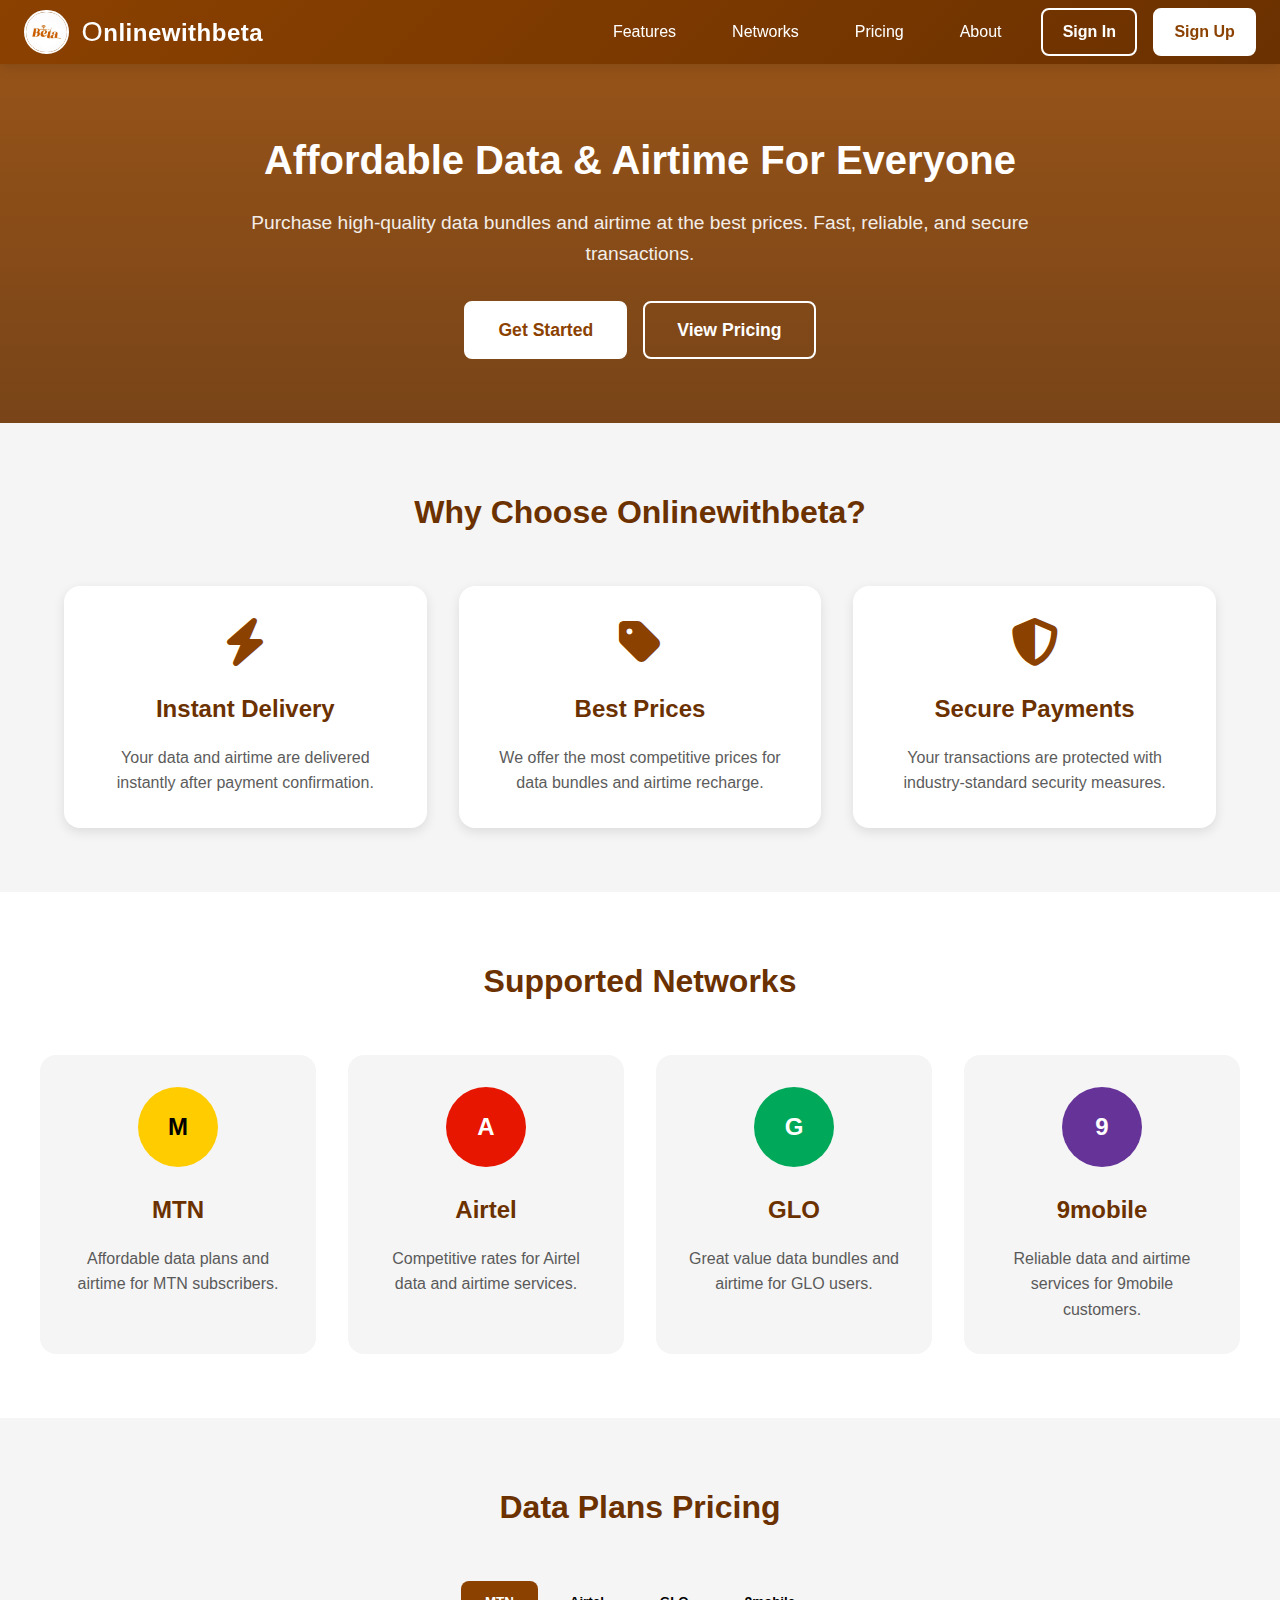
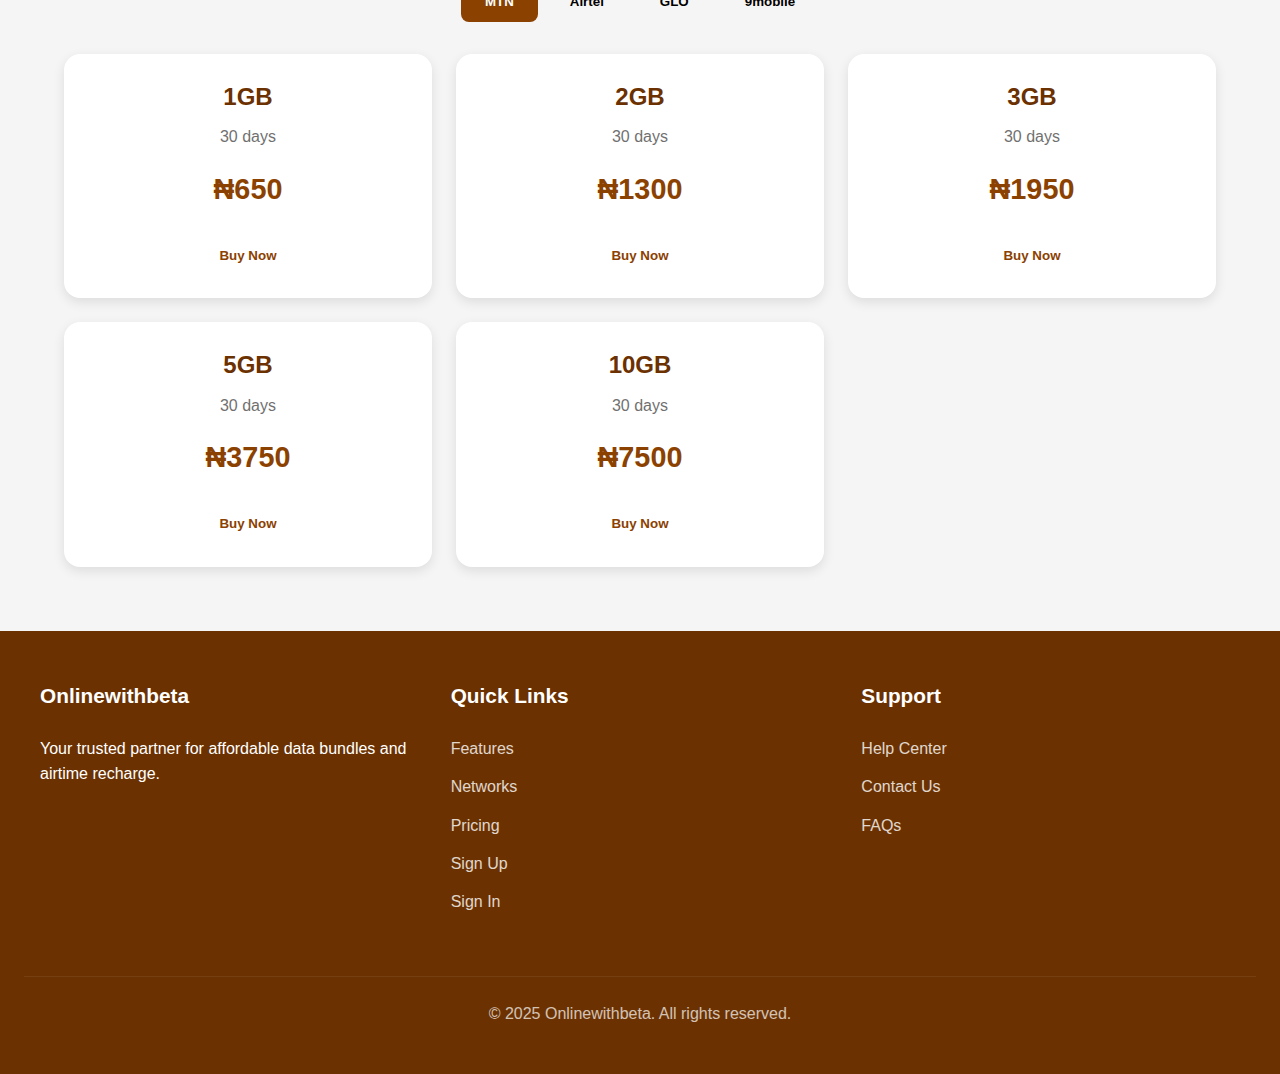
<file: home.html>
<!DOCTYPE html>
<html lang="en">

<head>
 <meta charset="UTF-8">
 <meta name="viewport" content="width=device-width, initial-scale=1.0">
 <title>Onlinewithbeta - Buy Data & Airtime</title>
 <link rel="stylesheet" href="https://cdnjs.cloudflare.com/ajax/libs/font-awesome/6.4.0/css/all.min.css">
 <style>
  :root {
   --primary: #8B4100;
   --primary-light: #a85a1a;
   --primary-dark: #6B3100;
   --secondary: #734C00;
   --white: #fff;
   --light-gray: #f5f5f5;
   --dark-gray: #333;
   --success: #28a745;
   --warning: #ffc107;
   --danger: #dc3545;
   --header-height: 4em;
   --card-radius: 16px;
   --shadow: 0 4px 12px rgba(0, 0, 0, 0.1);
  }
  
  * {
   margin: 0;
   padding: 0;
   box-sizing: border-box;
   font-family: 'Segoe UI', Tahoma, Geneva, Verdana, sans-serif;
  }
  
  body {
   background-color: var(--light-gray);
   color: var(--dark-gray);
   line-height: 1.6;
   min-height: 100vh;
   display: flex;
   flex-direction: column;
  }
  
  /* Header Styles */
  .mainHeader {
   height: var(--header-height);
   display: flex;
   align-items: center;
   justify-content: space-between;
   padding: 0 1.5rem;
   background: linear-gradient(135deg, var(--primary), var(--primary-dark));
   color: var(--white);
   box-shadow: var(--shadow);
   position: sticky;
   top: 0;
   z-index: 100;
  }
  
  .logo {
   display: flex;
   align-items: center;
   gap: 0.8rem;
   text-decoration: none;
   color: var(--white);
  }
  
  .logo img {
   width: 2.8rem;
   height: 2.8rem;
   border-radius: 50%;
   object-fit: cover;
   border: 2px solid var(--white);
  }
  
  .brandName {
   font-size: 1.5rem;
   font-weight: 700;
   letter-spacing: 0.5px;
  }
  
  .brandName:first-letter {
   font-size: 1.7rem;
   font-weight: 500;
  }
  
  .navMenu {
   display: flex;
   gap: 1.5rem;
   align-items: center;
  }
  
  .navLink {
   color: var(--white);
   text-decoration: none;
   font-weight: 500;
   transition: all 0.3s;
   padding: 0.5rem 1rem;
   border-radius: 6px;
  }
  
  .navLink:hover {
   background-color: rgba(255, 255, 255, 0.1);
  }
  
  .authButtons {
   display: flex;
   gap: 1rem;
  }
  
  .btn {
   padding: 0.6rem 1.2rem;
   border-radius: 8px;
   font-weight: 600;
   cursor: pointer;
   transition: all 0.3s;
   text-decoration: none;
   display: inline-block;
   text-align: center;
  }
  
  .btn-outline {
   background: transparent;
   color: var(--white);
   border: 2px solid var(--white);
  }
  
  .btn-outline:hover {
   background: var(--white);
   color: var(--primary);
  }
  
  .btn-primary {
   background: var(--white);
   color: var(--primary);
   border: 2px solid var(--white);
  }
  
  .btn-primary:hover {
   background: transparent;
   color: var(--white);
  }
  
  /* Hero Section */
  .hero {
   padding: 4rem 1.5rem;
   background: linear-gradient(rgba(139, 65, 0, 0.9), rgba(107, 49, 0, 0.9)), url('https://images.unsplash.com/photo-1551288049-bebda4e38f71?ixlib=rb-4.0.3&auto=format&fit=crop&w=1950&q=80');
   background-size: cover;
   background-position: center;
   color: var(--white);
   text-align: center;
  }
  
  .heroContent {
   max-width: 800px;
   margin: 0 auto;
  }
  
  .heroTitle {
   font-size: 2.5rem;
   margin-bottom: 1rem;
   font-weight: 700;
  }
  
  .heroSubtitle {
   font-size: 1.2rem;
   margin-bottom: 2rem;
   opacity: 0.9;
  }
  
  .heroButtons {
   display: flex;
   gap: 1rem;
   justify-content: center;
   flex-wrap: wrap;
  }
  
  .btn-large {
   padding: 0.8rem 2rem;
   font-size: 1.1rem;
  }
  
  /* Features Section */
  .features {
   padding: 4rem 1.5rem;
   max-width: 1200px;
   margin: 0 auto;
  }
  
  .sectionTitle {
   text-align: center;
   font-size: 2rem;
   margin-bottom: 3rem;
   color: var(--primary-dark);
   font-weight: 600;
  }
  
  .featuresGrid {
   display: grid;
   grid-template-columns: repeat(auto-fit, minmax(300px, 1fr));
   gap: 2rem;
  }
  
  .featureCard {
   background: var(--white);
   border-radius: var(--card-radius);
   padding: 2rem;
   box-shadow: var(--shadow);
   text-align: center;
   transition: transform 0.3s, box-shadow 0.3s;
  }
  
  .featureCard:hover {
   transform: translateY(-5px);
   box-shadow: 0 8px 16px rgba(0, 0, 0, 0.15);
  }
  
  .featureIcon {
   font-size: 3rem;
   color: var(--primary);
   margin-bottom: 1.5rem;
  }
  
  .featureTitle {
   font-size: 1.5rem;
   margin-bottom: 1rem;
   color: var(--primary-dark);
  }
  
  .featureDescription {
   color: var(--dark-gray);
   opacity: 0.8;
  }
  
  /* Networks Section */
  .networks {
   padding: 4rem 1.5rem;
   background-color: var(--white);
  }
  
  .networksContainer {
   max-width: 1200px;
   margin: 0 auto;
  }
  
  .networkGrid {
   display: grid;
   grid-template-columns: repeat(auto-fit, minmax(250px, 1fr));
   gap: 2rem;
  }
  
  .networkCard {
   background: var(--light-gray);
   border-radius: var(--card-radius);
   padding: 2rem;
   text-align: center;
   transition: all 0.3s;
  }
  
  .networkCard:hover {
   transform: translateY(-5px);
   box-shadow: var(--shadow);
  }
  
  .networkIcon {
   width: 5rem;
   height: 5rem;
   border-radius: 50%;
   display: flex;
   align-items: center;
   justify-content: center;
   color: white;
   font-weight: bold;
   font-size: 1.5rem;
   margin: 0 auto 1.5rem;
  }
  
  .mtn {
   background-color: #ffcc00;
   color: black;
  }
  
  .airtel {
   background-color: #e61601;
  }
  
  .glo {
   background-color: #00a859;
  }
  
  .etisalat {
   background-color: #663399;
  }
  
  .networkName {
   font-size: 1.5rem;
   font-weight: 600;
   margin-bottom: 1rem;
   color: var(--primary-dark);
  }
  
  .networkDescription {
   color: var(--dark-gray);
   opacity: 0.8;
  }
  
  /* Pricing Section */
  .pricing {
   padding: 4rem 1.5rem;
   max-width: 1200px;
   margin: 0 auto;
  }
  
  .pricingTabs {
   display: flex;
   justify-content: center;
   margin-bottom: 2rem;
   flex-wrap: wrap;
   gap: 0.5rem;
  }
  
  .pricingTab {
   padding: 0.8rem 1.5rem;
   background: var(--light-gray);
   border: none;
   border-radius: 8px;
   font-weight: 600;
   cursor: pointer;
   transition: all 0.3s;
  }
  
  .pricingTab.active {
   background: var(--primary);
   color: var(--white);
  }
  
  .pricingGrid {
   display: grid;
   grid-template-columns: repeat(auto-fit, minmax(280px, 1fr));
   gap: 1.5rem;
  }
  
  .planCard {
   background: var(--white);
   border-radius: var(--card-radius);
   padding: 1.5rem;
   box-shadow: var(--shadow);
   text-align: center;
   transition: transform 0.3s;
  }
  
  .planCard:hover {
   transform: translateY(-5px);
  }
  
  .planSize {
   font-size: 1.5rem;
   font-weight: 700;
   color: var(--primary-dark);
   margin-bottom: 0.5rem;
  }
  
  .planDuration {
   color: var(--dark-gray);
   opacity: 0.7;
   margin-bottom: 1rem;
  }
  
  .planPrice {
   font-size: 1.8rem;
   font-weight: 700;
   color: var(--primary);
   margin-bottom: 1.5rem;
  }
  
  /* Footer */
  .footer {
   background: var(--primary-dark);
   color: var(--white);
   padding: 3rem 1.5rem;
   margin-top: auto;
  }
  
  .footerContent {
   max-width: 1200px;
   margin: 0 auto;
   display: grid;
   grid-template-columns: repeat(auto-fit, minmax(250px, 1fr));
   gap: 2rem;
  }
  
  .footerSection h3 {
   margin-bottom: 1.5rem;
   font-size: 1.3rem;
  }
  
  .footerLinks {
   list-style: none;
  }
  
  .footerLinks li {
   margin-bottom: 0.8rem;
  }
  
  .footerLinks a {
   color: var(--white);
   text-decoration: none;
   opacity: 0.8;
   transition: opacity 0.3s;
  }
  
  .footerLinks a:hover {
   opacity: 1;
  }
  
  .copyright {
   text-align: center;
   margin-top: 3rem;
   padding-top: 1.5rem;
   border-top: 1px solid rgba(255, 255, 255, 0.1);
   opacity: 0.7;
  }
  
  /* Auth Pages */
  .authContainer {
   display: flex;
   justify-content: center;
   align-items: center;
   min-height: calc(100vh - var(--header-height));
   padding: 2rem 1.5rem;
   background: linear-gradient(rgba(139, 65, 0, 0.05), rgba(107, 49, 0, 0.05));
  }
  
  .authCard {
   background: var(--white);
   border-radius: var(--card-radius);
   padding: 2.5rem;
   box-shadow: var(--shadow);
   width: 100%;
   max-width: 450px;
  }
  
  .authHeader {
   text-align: center;
   margin-bottom: 2rem;
  }
  
  .authTitle {
   font-size: 2rem;
   color: var(--primary-dark);
   margin-bottom: 0.5rem;
  }
  
  .authSubtitle {
   color: var(--dark-gray);
   opacity: 0.7;
  }
  
  .formGroup {
   margin-bottom: 1.5rem;
   position: relative;
  }
  
  .formLabel {
   display: block;
   margin-bottom: 0.5rem;
   font-weight: 500;
   color: var(--dark-gray);
  }
  
  .formInput {
   width: 100%;
   padding: 0.8rem 1rem;
   border: 1px solid #ddd;
   border-radius: 8px;
   font-size: 1rem;
   transition: border-color 0.3s;
  }
  
  .formInput:focus {
   outline: none;
   border-color: var(--primary);
   box-shadow: 0 0 0 2px rgba(139, 65, 0, 0.2);
  }
  
  .passwordToggle {
   position: absolute;
   right: 1rem;
   top: 2.5rem;
   background: none;
   border: none;
   color: var(--dark-gray);
   cursor: pointer;
  }
  
  .phone-input {
   display: flex;
   align-items: center;
  }
  
  .phone-prefix {
   padding: 0.8rem 0.5rem;
   background-color: var(--light-gray);
   border: 1px solid #ddd;
   border-right: none;
   border-radius: 8px 0 0 8px;
   font-weight: 500;
  }
  
  .phone-input .formInput {
   border-radius: 0 8px 8px 0;
  }
  
  .authActions {
   display: flex;
   justify-content: space-between;
   align-items: center;
   margin-bottom: 1.5rem;
  }
  
  .rememberMe {
   display: flex;
   align-items: center;
   gap: 0.5rem;
  }
  
  .forgotPassword {
   color: var(--primary);
   text-decoration: none;
   font-size: 0.9rem;
  }
  
  .forgotPassword:hover {
   text-decoration: underline;
  }
  
  .btn-full {
   width: 100%;
   padding: 0.8rem;
   background: var(--primary);
   color: var(--white);
   border: none;
   border-radius: 8px;
   font-size: 1rem;
   font-weight: 600;
   cursor: pointer;
   transition: background 0.3s;
  }
  
  .btn-full:hover {
   background: var(--primary-dark);
  }
  
  .authFooter {
   text-align: center;
   margin-top: 1.5rem;
   color: var(--dark-gray);
  }
  
  .authLink {
   color: var(--primary);
   text-decoration: none;
   font-weight: 500;
  }
  
  .authLink:hover {
   text-decoration: underline;
  }
  
  .error-message {
   color: var(--danger);
   font-size: 0.85rem;
   margin-top: 0.5rem;
   display: none;
  }
  
  .loginType {
   display: flex;
   gap: 1rem;
   margin-bottom: 1.5rem;
  }
  
  .loginTypeBtn {
   flex: 1;
   padding: 0.8rem;
   border: 1px solid #ddd;
   background: var(--light-gray);
   border-radius: 8px;
   cursor: pointer;
   text-align: center;
   transition: all 0.3s;
  }
  
  .loginTypeBtn.active {
   background: var(--primary);
   color: var(--white);
   border-color: var(--primary);
  }
  
  /* Enhanced OTP Section */
  .otp-section {
   margin-bottom: 1.5rem;
  }
  
  .otp-label {
   display: block;
   margin-bottom: 0.5rem;
   font-weight: 500;
   color: var(--dark-gray);
  }
  
  .otp-input-container {
   display: flex;
   gap: 0.5rem;
   margin-bottom: 1rem;
  }
  
  .otp-input {
   flex: 1;
   padding: 0.8rem;
   border: 1px solid #ddd;
   border-radius: 8px;
   text-align: center;
   font-size: 1.2rem;
   font-weight: bold;
   transition: border-color 0.3s;
  }
  
  .otp-input:focus {
   outline: none;
   border-color: var(--primary);
   box-shadow: 0 0 0 2px rgba(139, 65, 0, 0.2);
  }
  
  .otp-input.error {
   border-color: var(--danger);
  }
  
  .single-otp-input {
   width: 100%;
   padding: 0.8rem 1rem;
   border: 1px solid #ddd;
   border-radius: 8px;
   font-size: 1rem;
   text-align: center;
   font-weight: bold;
   transition: border-color 0.3s;
  }
  
  .single-otp-input:focus {
   outline: none;
   border-color: var(--primary);
   box-shadow: 0 0 0 2px rgba(139, 65, 0, 0.2);
  }
  
  .single-otp-input.error {
   border-color: var(--danger);
  }
  
  .otp-instructions {
   font-size: 0.85rem;
   color: var(--dark-gray);
   opacity: 0.7;
   margin-top: 0.5rem;
   text-align: center;
  }
  
  .resend-otp {
   text-align: center;
   margin-top: 1rem;
  }
  
  .resend-link {
   color: var(--primary);
   cursor: pointer;
   text-decoration: none;
  }
  
  .resend-link:hover {
   text-decoration: underline;
  }
  
  .resend-timer {
   color: var(--dark-gray);
   opacity: 0.7;
   font-size: 0.85rem;
  }
  
  /* Mobile Navigation */
  .mobileMenuBtn {
   display: none;
   background: none;
   border: none;
   color: var(--white);
   font-size: 1.5rem;
   cursor: pointer;
  }
  
  .mobileNav {
   display: none;
   position: fixed;
   top: var(--header-height);
   left: 0;
   width: 100%;
   background: var(--primary-dark);
   padding: 1rem;
   box-shadow: 0 4px 12px rgba(0, 0, 0, 0.1);
   z-index: 99;
  }
  
  .mobileNav.active {
   display: block;
  }
  
  .mobileNavMenu {
   list-style: none;
   display: flex;
   flex-direction: column;
   gap: 1rem;
  }
  
  .mobileNavLink {
   color: var(--white);
   text-decoration: none;
   font-weight: 500;
   padding: 0.5rem 0;
   display: block;
   border-bottom: 1px solid rgba(255, 255, 255, 0.1);
  }
  
  /* Responsive Design */
  @media (max-width: 768px) {
   .navMenu {
    display: none;
   }
   
   .mobileMenuBtn {
    display: block;
   }
   
   .heroTitle {
    font-size: 2rem;
   }
   
   .heroSubtitle {
    font-size: 1rem;
   }
   
   .heroButtons {
    flex-direction: column;
    align-items: center;
   }
   
   .authCard {
    padding: 2rem;
   }
   
   .otp-input-container {
    gap: 0.3rem;
   }
   
   .otp-input {
    padding: 0.6rem;
    font-size: 1rem;
   }
  }
  
  @media (max-width: 480px) {
   .mainHeader {
    padding: 0 1rem;
   }
   
   .brandName {
    font-size: 1.3rem;
   }
   
   .hero {
    padding: 3rem 1rem;
   }
   
   .features, .networks, .pricing {
    padding: 3rem 1rem;
   }
   
   .featureCard, .networkCard, .planCard {
    padding: 1.5rem;
   }
  }
 </style>
</head>

<body>
 <!-- Homepage -->
 <div id="homepage">
  <header class="mainHeader">
   <a href="#" class="logo">
    <img src="/IMG/icon.png" alt="Onlinewithbeta Logo">
    <span class="brandName">Onlinewithbeta</span>
   </a>
   
   <nav class="navMenu">
    <a href="#features" class="navLink">Features</a>
    <a href="#networks" class="navLink">Networks</a>
    <a href="#pricing" class="navLink">Pricing</a>
    <a href="#about" class="navLink">About</a>
    <div class="authButtons">
     <a href="#" class="btn btn-outline" onclick="showPage('signin')">Sign In</a>
     <a href="#" class="btn btn-primary" onclick="showPage('signup')">Sign Up</a>
    </div>
   </nav>
   
   <button class="mobileMenuBtn" id="mobileMenuToggle">
    <i class="fas fa-bars"></i>
   </button>
  </header>
  
  <nav class="mobileNav" id="mobileNav">
   <ul class="mobileNavMenu">
    <li><a href="#features" class="mobileNavLink">Features</a></li>
    <li><a href="#networks" class="mobileNavLink">Networks</a></li>
    <li><a href="#pricing" class="mobileNavLink">Pricing</a></li>
    <li><a href="#about" class="mobileNavLink">About</a></li>
    <li><a href="#" class="mobileNavLink" onclick="showPage('signin')">Sign In</a></li>
    <li><a href="#" class="mobileNavLink" onclick="showPage('signup')">Sign Up</a></li>
   </ul>
  </nav>
  
  <section class="hero">
   <div class="heroContent">
    <h1 class="heroTitle">Affordable Data & Airtime For Everyone</h1>
    <p class="heroSubtitle">Purchase high-quality data bundles and airtime at the best prices. Fast, reliable, and secure transactions.</p>
    <div class="heroButtons">
     <a href="#" class="btn btn-primary btn-large" onclick="showPage('signup')">Get Started</a>
     <a href="#pricing" class="btn btn-outline btn-large">View Pricing</a>
    </div>
   </div>
  </section>
  
  <section class="features" id="features">
   <h2 class="sectionTitle">Why Choose Onlinewithbeta?</h2>
   <div class="featuresGrid">
    <div class="featureCard">
     <i class="fas fa-bolt featureIcon"></i>
     <h3 class="featureTitle">Instant Delivery</h3>
     <p class="featureDescription">Your data and airtime are delivered instantly after payment confirmation.</p>
    </div>
    <div class="featureCard">
     <i class="fas fa-tag featureIcon"></i>
     <h3 class="featureTitle">Best Prices</h3>
     <p class="featureDescription">We offer the most competitive prices for data bundles and airtime recharge.</p>
    </div>
    <div class="featureCard">
     <i class="fas fa-shield-alt featureIcon"></i>
     <h3 class="featureTitle">Secure Payments</h3>
     <p class="featureDescription">Your transactions are protected with industry-standard security measures.</p>
    </div>
   </div>
  </section>
  
  <section class="networks" id="networks">
   <div class="networksContainer">
    <h2 class="sectionTitle">Supported Networks</h2>
    <div class="networkGrid">
     <div class="networkCard">
      <div class="networkIcon mtn">M</div>
      <h3 class="networkName">MTN</h3>
      <p class="networkDescription">Affordable data plans and airtime for MTN subscribers.</p>
     </div>
     <div class="networkCard">
      <div class="networkIcon airtel">A</div>
      <h3 class="networkName">Airtel</h3>
      <p class="networkDescription">Competitive rates for Airtel data and airtime services.</p>
     </div>
     <div class="networkCard">
      <div class="networkIcon glo">G</div>
      <h3 class="networkName">GLO</h3>
      <p class="networkDescription">Great value data bundles and airtime for GLO users.</p>
     </div>
     <div class="networkCard">
      <div class="networkIcon etisalat">9</div>
      <h3 class="networkName">9mobile</h3>
      <p class="networkDescription">Reliable data and airtime services for 9mobile customers.</p>
     </div>
    </div>
   </div>
  </section>
  
  <section class="pricing" id="pricing">
   <h2 class="sectionTitle">Data Plans Pricing</h2>
   <div class="pricingTabs">
    <button class="pricingTab active" data-network="mtn">MTN</button>
    <button class="pricingTab" data-network="airtel">Airtel</button>
    <button class="pricingTab" data-network="glo">GLO</button>
    <button class="pricingTab" data-network="9mobile">9mobile</button>
   </div>
   <div class="pricingGrid" id="pricingGrid">
    <!-- Pricing plans will be dynamically inserted here -->
   </div>
  </section>
  
  <footer class="footer" id="about">
   <div class="footerContent">
    <div class="footerSection">
     <h3>Onlinewithbeta</h3>
     <p>Your trusted partner for affordable data bundles and airtime recharge.</p>
    </div>
    <div class="footerSection">
     <h3>Quick Links</h3>
     <ul class="footerLinks">
      <li><a href="#features">Features</a></li>
      <li><a href="#networks">Networks</a></li>
      <li><a href="#pricing">Pricing</a></li>
      <li><a href="#" onclick="showPage('signup')">Sign Up</a></li>
      <li><a href="#" onclick="showPage('signin')">Sign In</a></li>
     </ul>
    </div>
    <div class="footerSection">
     <h3>Support</h3>
     <ul class="footerLinks">
      <li><a href="#">Help Center</a></li>
      <li><a href="#">Contact Us</a></li>
      <li><a href="#">FAQs</a></li>
     </ul>
    </div>
   </div>
   <div class="copyright">
    &copy; 2025 Onlinewithbeta. All rights reserved.
   </div>
  </footer>
 </div>
 
 <!-- Sign Up Page -->
 <div id="signup" class="authContainer" style="display: none;">
  <div class="authCard">
   <div class="authHeader">
    <h1 class="authTitle">Create Account</h1>
    <p class="authSubtitle">Join Onlinewithbeta today</p>
   </div>
   
   <form id="signupForm">
    <div class="formGroup">
     <label for="signupUsername" class="formLabel">Username</label>
     <input type="text" id="signupUsername" class="formInput" placeholder="Choose a username" required>
     <div class="error-message" id="usernameError"></div>
    </div>
    
    <div class="formGroup">
     <label for="signupEmail" class="formLabel">Email Address</label>
     <input type="email" id="signupEmail" class="formInput" placeholder="Enter your email" required>
     <div class="error-message" id="emailError"></div>
    </div>
    
    <div class="formGroup">
     <label for="signupPhone" class="formLabel">Phone Number</label>
     <div class="phone-input">
      <span class="phone-prefix">+234</span>
      <input type="tel" id="signupPhone" class="formInput" placeholder="9117624342" maxlength="10" required>
     </div>
     <div class="error-message" id="phoneError"></div>
    </div>
    
    <div class="formGroup">
     <label for="signupPassword" class="formLabel">Password</label>
     <input type="password" id="signupPassword" class="formInput" placeholder="Create a password" required>
     <button type="button" class="passwordToggle" id="toggleSignupPassword">
      <i class="fas fa-eye"></i>
     </button>
     <div class="error-message" id="passwordError"></div>
    </div>
    
    <div class="formGroup">
     <label for="signupConfirmPassword" class="formLabel">Confirm Password</label>
     <input type="password" id="signupConfirmPassword" class="formInput" placeholder="Confirm your password" required>
     <button type="button" class="passwordToggle" id="toggleSignupConfirmPassword">
      <i class="fas fa-eye"></i>
     </button>
     <div class="error-message" id="confirmPasswordError"></div>
    </div>
    
    <button type="submit" class="btn-full">Create Account</button>
   </form>
   
   <div class="authFooter">
    <p>Already have an account? <a href="#" class="authLink" onclick="showPage('signin')">Sign In</a></p>
   </div>
  </div>
 </div>
 
 <!-- Sign In Page -->
 <div id="signin" class="authContainer" style="display: none;">
  <div class="authCard">
   <div class="authHeader">
    <h1 class="authTitle">Welcome Back</h1>
    <p class="authSubtitle">Sign in to your account</p>
   </div>
   
   <div class="loginType">
    <div class="loginTypeBtn active" id="loginUsernameBtn">Username</div>
    <div class="loginTypeBtn" id="loginEmailBtn">Email</div>
   </div>
   
   <form id="signinForm">
    <div class="formGroup" id="usernameGroup">
     <label for="signinUsername" class="formLabel">Username</label>
     <input type="text" id="signinUsername" class="formInput" placeholder="Enter your username" required>
     <div class="error-message" id="signinUsernameError"></div>
    </div>
    
    <div class="formGroup" id="emailGroup" style="display: none;">
     <label for="signinEmail" class="formLabel">Email Address</label>
     <input type="email" id="signinEmail" class="formInput" placeholder="Enter your email" required>
     <div class="error-message" id="signinEmailError"></div>
    </div>
    
    <div class="formGroup">
     <label for="signinPassword" class="formLabel">Password</label>
     <input type="password" id="signinPassword" class="formInput" placeholder="Enter your password" required>
     <button type="button" class="passwordToggle" id="toggleSigninPassword">
      <i class="fas fa-eye"></i>
     </button>
     <div class="error-message" id="signinPasswordError"></div>
    </div>
    
    <div class="authActions">
     <div class="rememberMe">
      <input type="checkbox" id="rememberMe">
      <label for="rememberMe">Remember me</label>
     </div>
     <a href="#" class="forgotPassword" onclick="showPage('forgotPassword')">Forgot Password?</a>
    </div>
    
    <button type="submit" class="btn-full">Sign In</button>
   </form>
   
   <div class="authFooter">
    <p>Don't have an account? <a href="#" class="authLink" onclick="showPage('signup')">Sign Up</a></p>
   </div>
  </div>
 </div>
 
 <!-- Forgot Password Page -->
 <div id="forgotPassword" class="authContainer" style="display: none;">
  <div class="authCard">
   <div class="authHeader">
    <h1 class="authTitle">Reset Password</h1>
    <p class="authSubtitle">Enter your email to reset your password</p>
   </div>
   
   <form id="forgotPasswordForm">
    <div class="formGroup">
     <label for="resetEmail" class="formLabel">Email Address</label>
     <input type="email" id="resetEmail" class="formInput" placeholder="Enter your email" required>
     <div class="error-message" id="resetEmailError"></div>
    </div>
    
    <button type="submit" class="btn-full">Send Reset Link</button>
   </form>
   
   <div class="authFooter">
    <p>Remember your password? <a href="#" class="authLink" onclick="showPage('signin')">Sign In</a></p>
   </div>
  </div>
 </div>
 
 <!-- OTP Verification Page -->
 <div id="otpVerification" class="authContainer" style="display: none;">
  <div class="authCard">
   <div class="authHeader">
    <h1 class="authTitle">Verify OTP</h1>
    <p class="authSubtitle">Enter the 6-digit code sent to your email</p>
   </div>
   
   <form id="otpForm">
    <!-- Single OTP Input -->
    <div class="otp-section">
     <label for="singleOtpInput" class="otp-label">One-Time Password (OTP)</label>
     <input type="text" id="singleOtpInput" class="single-otp-input" placeholder="Enter 6-digit code" maxlength="6" required>
     <p class="otp-instructions">Enter the 6-digit verification code sent to your email address</p>
    </div>
    
    <!-- Multiple OTP Inputs (Alternative) -->
    <!--
    <div class="otp-section">
     <label class="otp-label">Enter OTP Code</label>
     <div class="otp-input-container">
      <input type="text" class="otp-input" maxlength="1" required>
      <input type="text" class="otp-input" maxlength="1" required>
      <input type="text" class="otp-input" maxlength="1" required>
      <input type="text" class="otp-input" maxlength="1" required>
      <input type="text" class="otp-input" maxlength="1" required>
      <input type="text" class="otp-input" maxlength="1" required>
     </div>
     <p class="otp-instructions">Enter the 6-digit verification code sent to your email address</p>
    </div>
    -->
    
    <div class="formGroup">
     <label for="newPassword" class="formLabel">New Password</label>
     <input type="password" id="newPassword" class="formInput" placeholder="Enter new password" required>
     <button type="button" class="passwordToggle" id="toggleNewPassword">
      <i class="fas fa-eye"></i>
     </button>
     <div class="error-message" id="newPasswordError"></div>
    </div>
    
    <div class="formGroup">
     <label for="confirmNewPassword" class="formLabel">Confirm New Password</label>
     <input type="password" id="confirmNewPassword" class="formInput" placeholder="Confirm new password" required>
     <button type="button" class="passwordToggle" id="toggleConfirmNewPassword">
      <i class="fas fa-eye"></i>
     </button>
     <div class="error-message" id="confirmNewPasswordError"></div>
    </div>
    
    <button type="submit" class="btn-full">Reset Password</button>
   </form>
   
   <div class="resend-otp">
    <p>Didn't receive the code? <a href="#" class="resend-link" id="resendOtp">Resend OTP</a></p>
    <p class="resend-timer" id="resendTimer">You can resend in <span id="timerCount">60</span> seconds</p>
   </div>
   
   <div class="authFooter">
    <p><a href="#" class="authLink" onclick="showPage('signin')">Back to Sign In</a></p>
   </div>
  </div>
 </div>
 
 <script>
  // Data plans
  const dataPlans = {
   mtn: [
    { GB: 1, price: 650, days: 30, id: 1 },
    { GB: 2, price: 1300, days: 30, id: 2 },
    { GB: 3, price: 1950, days: 30, id: 3 },
    { GB: 5, price: 3750, days: 30, id: 4 },
    { GB: 10, price: 7500, days: 30, id: 5 }
   ],
   airtel: [
    { GB: 1, price: 620, days: 30, id: 1 },
    { GB: 2, price: 1200, days: 30, id: 2 },
    { GB: 5, price: 3500, days: 30, id: 3 },
    { GB: 10, price: 7000, days: 30, id: 4 }
   ],
   glo: [
    { GB: 1, price: 600, days: 30, id: 1 },
    { GB: 2, price: 1150, days: 30, id: 2 },
    { GB: 5, price: 3400, days: 30, id: 3 },
    { GB: 10, price: 6800, days: 30, id: 4 }
   ],
   "9mobile": [
    { GB: 1, price: 640, days: 30, id: 1 },
    { GB: 2, price: 1250, days: 30, id: 2 },
    { GB: 5, price: 3600, days: 30, id: 3 },
    { GB: 10, price: 7200, days: 30, id: 4 }
   ]
  };

  // Page navigation
  function showPage(pageId) {
   // Hide all pages
   document.getElementById('homepage').style.display = 'none';
   document.getElementById('signup').style.display = 'none';
   document.getElementById('signin').style.display = 'none';
   document.getElementById('forgotPassword').style.display = 'none';
   document.getElementById('otpVerification').style.display = 'none';
   
   // Show selected page
   document.getElementById(pageId).style.display = 'flex';
   
   // Close mobile menu if open
   document.getElementById('mobileNav').classList.remove('active');
   
   // Load pricing if showing homepage
   if (pageId === 'homepage') {
    loadPricing('mtn');
   }
   
   // Start OTP timer if showing OTP page
   if (pageId === 'otpVerification') {
    startOtpTimer();
   }
  }

  // OTP Timer functionality
  let otpTimer;
  let timerSeconds = 60;
  
  function startOtpTimer() {
   clearInterval(otpTimer);
   timerSeconds = 60;
   updateTimerDisplay();
   
   otpTimer = setInterval(function() {
    timerSeconds--;
    updateTimerDisplay();
    
    if (timerSeconds <= 0) {
     clearInterval(otpTimer);
     document.getElementById('resendOtp').style.display = 'inline';
     document.getElementById('resendTimer').style.display = 'none';
    }
   }, 1000);
  }
  
  function updateTimerDisplay() {
   const timerElement = document.getElementById('timerCount');
   if (timerElement) {
    timerElement.textContent = timerSeconds;
   }
  }

  // Load pricing data
  function loadPricing(network) {
   const pricingGrid = document.getElementById('pricingGrid');
   pricingGrid.innerHTML = '';
   
   if (dataPlans[network]) {
    dataPlans[network].forEach(plan => {
     const planCard = document.createElement('div');
     planCard.className = 'planCard';
     planCard.innerHTML = `
      <div class="planSize">${plan.GB}GB</div>
      <div class="planDuration">${plan.days} days</div>
      <div class="planPrice">₦${plan.price}</div>
      <button class="btn btn-primary" onclick="showPage('signup')">Buy Now</button>
     `;
     pricingGrid.appendChild(planCard);
    });
   }
  }

  // Mobile menu toggle
  document.getElementById('mobileMenuToggle').addEventListener('click', function() {
   document.getElementById('mobileNav').classList.toggle('active');
  });

  // Password visibility toggle
  function setupPasswordToggle(passwordId, toggleId) {
   const passwordInput = document.getElementById(passwordId);
   const toggleButton = document.getElementById(toggleId);
   
   if (!passwordInput || !toggleButton) return;
   
   toggleButton.addEventListener('click', function() {
    const type = passwordInput.getAttribute('type') === 'password' ? 'text' : 'password';
    passwordInput.setAttribute('type', type);
    toggleButton.innerHTML = type === 'password' ? '<i class="fas fa-eye"></i>' : '<i class="fas fa-eye-slash"></i>';
   });
  }

  // Setup all password toggles
  setupPasswordToggle('signupPassword', 'toggleSignupPassword');
  setupPasswordToggle('signupConfirmPassword', 'toggleSignupConfirmPassword');
  setupPasswordToggle('signinPassword', 'toggleSigninPassword');
  setupPasswordToggle('newPassword', 'toggleNewPassword');
  setupPasswordToggle('confirmNewPassword', 'toggleConfirmNewPassword');

  // Login type toggle
  document.getElementById('loginUsernameBtn').addEventListener('click', function() {
   document.getElementById('loginUsernameBtn').classList.add('active');
   document.getElementById('loginEmailBtn').classList.remove('active');
   document.getElementById('usernameGroup').style.display = 'block';
   document.getElementById('emailGroup').style.display = 'none';
   document.getElementById('signinUsername').required = true;
   document.getElementById('signinEmail').required = false;
  });

  document.getElementById('loginEmailBtn').addEventListener('click', function() {
   document.getElementById('loginEmailBtn').classList.add('active');
   document.getElementById('loginUsernameBtn').classList.remove('active');
   document.getElementById('emailGroup').style.display = 'block';
   document.getElementById('usernameGroup').style.display = 'none';
   document.getElementById('signinEmail').required = true;
   document.getElementById('signinUsername').required = false;
  });

  // Pricing tabs
  document.querySelectorAll('.pricingTab').forEach(tab => {
   tab.addEventListener('click', function() {
    document.querySelectorAll('.pricingTab').forEach(t => t.classList.remove('active'));
    this.classList.add('active');
    const network = this.getAttribute('data-network');
    loadPricing(network);
   });
  });

  // Form validation functions
  function validateEmail(email) {
   const re = /^[^\s@]+@[^\s@]+\.[^\s@]+$/;
   return re.test(email);
  }

  function validatePhone(phone) {
   const re = /^[0-9]{10}$/;
   return re.test(phone) && phone[0] !== '0';
  }

  function validatePassword(password) {
   return password.length >= 6;
  }

  function validateOtp(otp) {
   const re = /^[0-9]{6}$/;
   return re.test(otp);
  }

  function showError(elementId, message) {
   const errorElement = document.getElementById(elementId);
   errorElement.textContent = message;
   errorElement.style.display = 'block';
  }

  function hideError(elementId) {
   const errorElement = document.getElementById(elementId);
   errorElement.style.display = 'none';
  }

  // Form submissions
  document.getElementById('signupForm').addEventListener('submit', function(e) {
   e.preventDefault();
   
   // Get form values
   const username = document.getElementById('signupUsername').value;
   const email = document.getElementById('signupEmail').value;
   const phone = document.getElementById('signupPhone').value;
   const password = document.getElementById('signupPassword').value;
   const confirmPassword = document.getElementById('signupConfirmPassword').value;
   
   // Reset errors
   hideError('usernameError');
   hideError('emailError');
   hideError('phoneError');
   hideError('passwordError');
   hideError('confirmPasswordError');
   
   // Validate inputs
   let isValid = true;
   
   if (username.length < 3) {
    showError('usernameError', 'Username must be at least 3 characters');
    isValid = false;
   }
   
   if (!validateEmail(email)) {
    showError('emailError', 'Please enter a valid email address');
    isValid = false;
   }
   
   if (!validatePhone(phone)) {
    showError('phoneError', 'Please enter a valid 10-digit phone number (without 0)');
    isValid = false;
   }
   
   if (!validatePassword(password)) {
    showError('passwordError', 'Password must be at least 6 characters');
    isValid = false;
   }
   
   if (password !== confirmPassword) {
    showError('confirmPasswordError', 'Passwords do not match');
    isValid = false;
   }
   
   if (isValid) {
    // Log form data
    console.log('Signup Form Data:', {
     username,
     email,
     phone: '+234' + phone,
     password
    });
    
    // In a real app, you would handle form submission here
    alert('Account created successfully! You can now sign in.');
    showPage('signin');
   }
  });

  document.getElementById('signinForm').addEventListener('submit', function(e) {
   e.preventDefault();
   
   // Get form values
   const useUsername = document.getElementById('loginUsernameBtn').classList.contains('active');
   const username = document.getElementById('signinUsername').value;
   const email = document.getElementById('signinEmail').value;
   const password = document.getElementById('signinPassword').value;
   const rememberMe = document.getElementById('rememberMe').checked;
   
   // Reset errors
   hideError('signinUsernameError');
   hideError('signinEmailError');
   hideError('signinPasswordError');
   
   // Validate inputs
   let isValid = true;
   
   if (useUsername) {
    if (username.length < 3) {
     showError('signinUsernameError', 'Please enter a valid username');
     isValid = false;
    }
   } else {
    if (!validateEmail(email)) {
     showError('signinEmailError', 'Please enter a valid email address');
     isValid = false;
    }
   }
   
   if (!validatePassword(password)) {
    showError('signinPasswordError', 'Please enter your password');
    isValid = false;
   }
   
   if (isValid) {
    // Log form data
    console.log('Signin Form Data:', {
     useGmail: !useUsername,
     useUsername: useUsername,
     identifier: useUsername ? username : email,
     password,
     rememberMe
    });
    
    // In a real app, you would handle authentication here
    alert('Sign in successful! Redirecting to dashboard...');
    // Redirect to dashboard would happen here
    // window.location.href = 'dashboard.html';
   }
  });

  document.getElementById('forgotPasswordForm').addEventListener('submit', function(e) {
   e.preventDefault();
   
   // Get form values
   const email = document.getElementById('resetEmail').value;
   
   // Reset errors
   hideError('resetEmailError');
   
   // Validate inputs
   if (!validateEmail(email)) {
    showError('resetEmailError', 'Please enter a valid email address');
    return;
   }
   
   // Log form data
   console.log('Forgot Password Form Data:', { email });
   
   // In a real app, you would handle password reset here
   // For demo, we'll generate a random OTP
   const otp = Math.floor(100000 + Math.random() * 900000);
   console.log('OTP sent to email:', otp);
   
   alert(`OTP sent to your email: ${otp}`);
   showPage('otpVerification');
  });

  document.getElementById('otpForm').addEventListener('submit', function(e) {
   e.preventDefault();
   
   // Get form values
   const otp = document.getElementById('singleOtpInput').value;
   const newPassword = document.getElementById('newPassword').value;
   const confirmNewPassword = document.getElementById('confirmNewPassword').value;
   
   // Reset errors
   hideError('newPasswordError');
   hideError('confirmNewPasswordError');
   
   // Validate inputs
   let isValid = true;
   
   if (!validateOtp(otp)) {
    alert('Please enter a valid 6-digit OTP');
    document.getElementById('singleOtpInput').classList.add('error');
    isValid = false;
   } else {
    document.getElementById('singleOtpInput').classList.remove('error');
   }
   
   if (!validatePassword(newPassword)) {
    showError('newPasswordError', 'Password must be at least 6 characters');
    isValid = false;
   }
   
   if (newPassword !== confirmNewPassword) {
    showError('confirmNewPasswordError', 'Passwords do not match');
    isValid = false;
   }
   
   if (isValid) {
    // Log form data
    console.log('OTP Verification Form Data:', {
     otp,
     newPassword
    });
    
    // In a real app, you would verify OTP and update password
    alert('Password reset successfully!');
    showPage('signin');
   }
  });

  // OTP input navigation for multiple inputs
  document.querySelectorAll('.otp-input').forEach((input, index, inputs) => {
   input.addEventListener('input', function() {
    if (this.value.length === 1 && index < inputs.length - 1) {
     inputs[index + 1].focus();
    }
   });
   
   input.addEventListener('keydown', function(e) {
    if (e.key === 'Backspace' && this.value.length === 0 && index > 0) {
     inputs[index - 1].focus();
    }
   });
  });

  // Single OTP input validation
  document.getElementById('singleOtpInput').addEventListener('input', function() {
   // Only allow numbers
   this.value = this.value.replace(/[^0-9]/g, '');
   
   // Remove error state when user types
   if (this.value.length > 0) {
    this.classList.remove('error');
   }
  });

  // Resend OTP
  document.getElementById('resendOtp').addEventListener('click', function(e) {
   e.preventDefault();
   
   // In a real app, you would resend the OTP
   const otp = Math.floor(100000 + Math.random() * 900000);
   console.log('New OTP sent to email:', otp);
   
   alert(`New OTP sent to your email: ${otp}`);
   
   // Reset timer
   startOtpTimer();
   document.getElementById('resendOtp').style.display = 'none';
   document.getElementById('resendTimer').style.display = 'block';
  });

  // Close mobile menu when clicking on a link
  document.querySelectorAll('.mobileNavLink').forEach(link => {
   link.addEventListener('click', function() {
    document.getElementById('mobileNav').classList.remove('active');
   });
  });

  // Initialize the page
  document.addEventListener('DOMContentLoaded', function() {
   loadPricing('mtn');
   
   // Initialize OTP page state
   document.getElementById('resendOtp').style.display = 'none';
   document.getElementById('resendTimer').style.display = 'block';
  });
 </script>
</body>

</html>
</file>
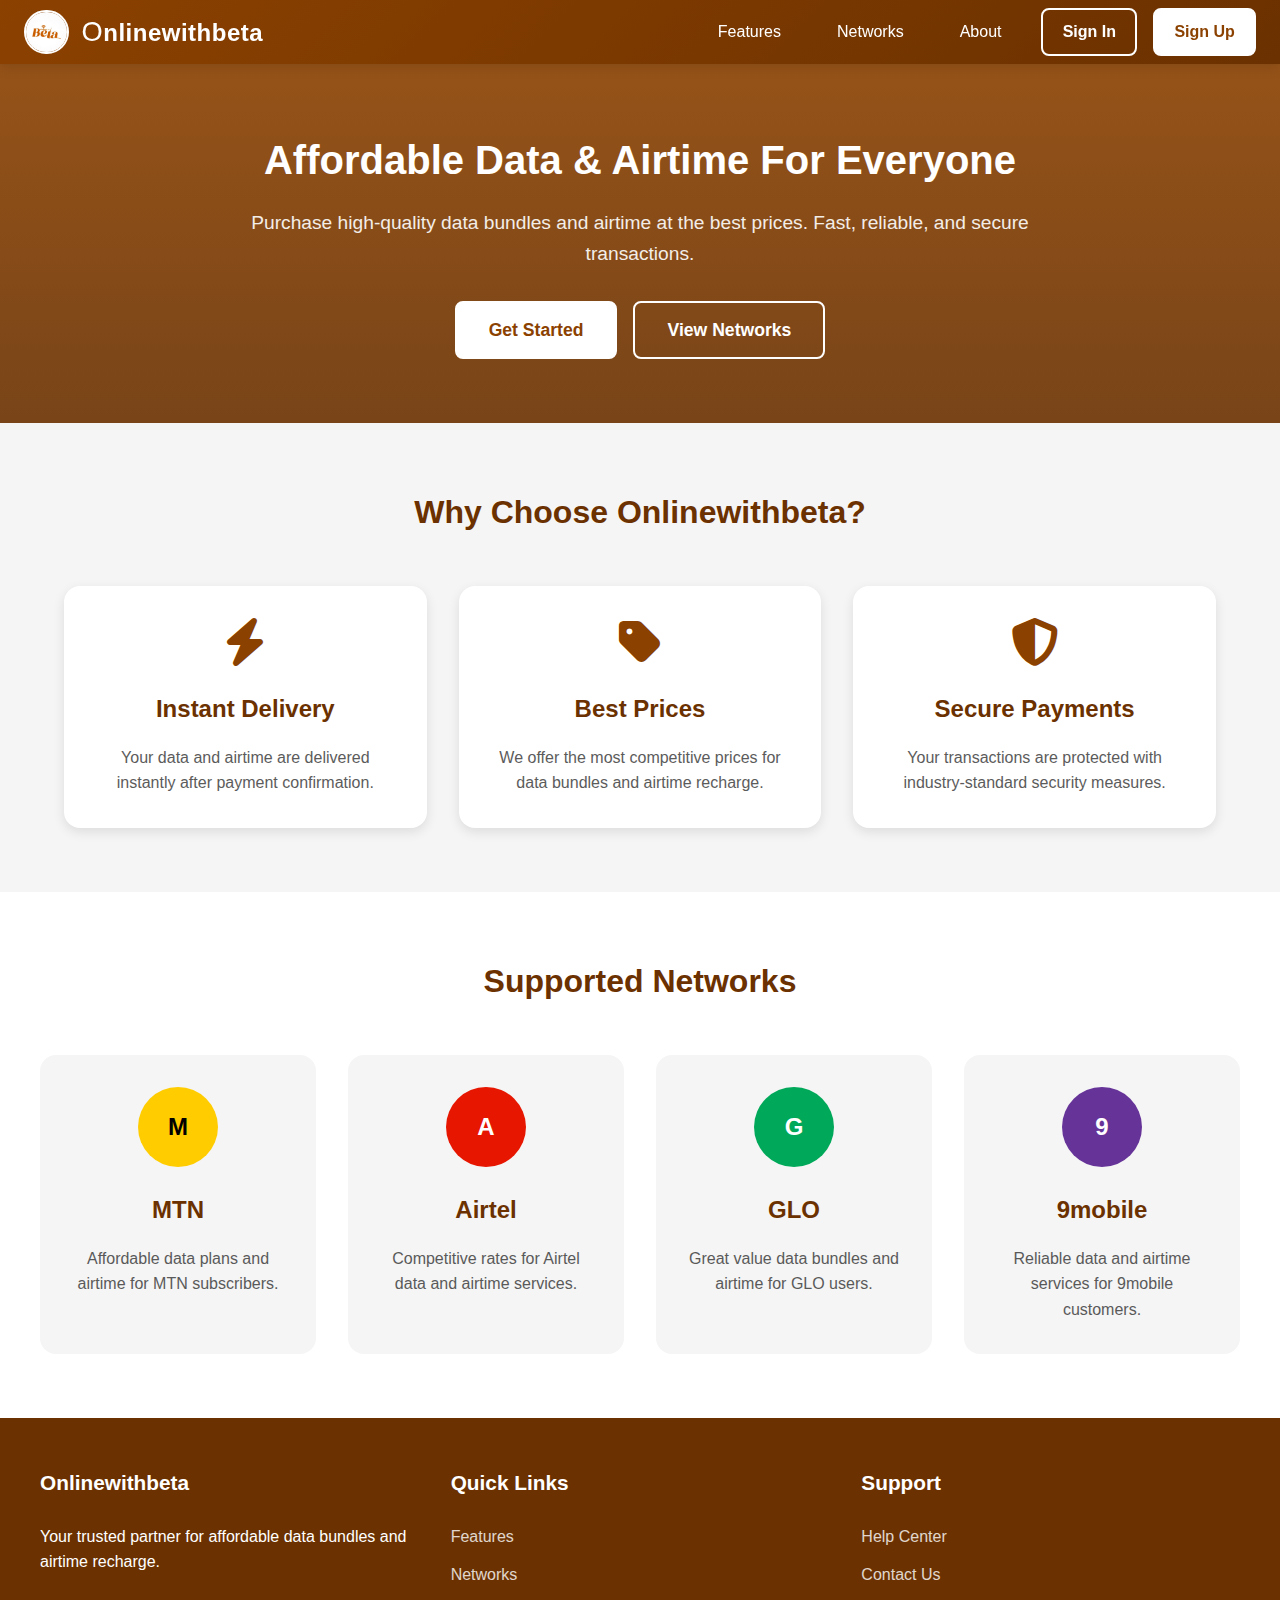
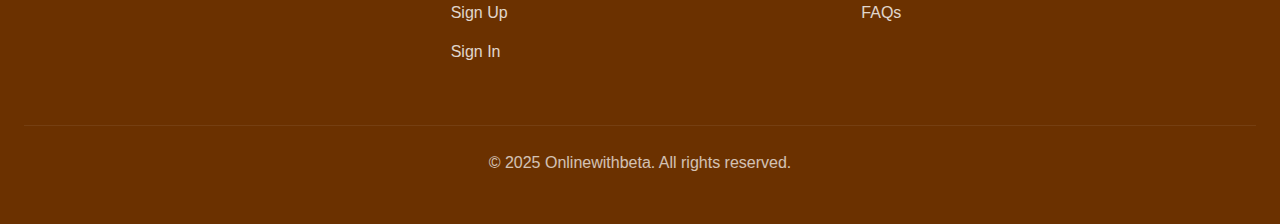
<file: new.html>
<!DOCTYPE html>
<html lang="en">

<head>
 <meta charset="UTF-8">
 <meta name="viewport" content="width=device-width, initial-scale=1.0">
 <title>Onlinewithbeta - Buy Data & Airtime</title>
 <link rel="stylesheet" href="https://cdnjs.cloudflare.com/ajax/libs/font-awesome/6.4.0/css/all.min.css">
 <style>
  :root {
   --primary: #8B4100;
   --primary-light: #a85a1a;
   --primary-dark: #6B3100;
   --secondary: #734C00;
   --white: #fff;
   --light-gray: #f5f5f5;
   --dark-gray: #333;
   --success: #28a745;
   --warning: #ffc107;
   --danger: #dc3545;
   --header-height: 4em;
   --card-radius: 16px;
   --shadow: 0 4px 12px rgba(0, 0, 0, 0.1);
  }
  
  * {
   margin: 0;
   padding: 0;
   box-sizing: border-box;
   font-family: 'Segoe UI', Tahoma, Geneva, Verdana, sans-serif;
  }
  
  body {
   background-color: var(--light-gray);
   color: var(--dark-gray);
   line-height: 1.6;
   min-height: 100vh;
   display: flex;
   flex-direction: column;
  }
  
  /* Header Styles */
  .mainHeader {
   height: var(--header-height);
   display: flex;
   align-items: center;
   justify-content: space-between;
   padding: 0 1.5rem;
   background: linear-gradient(135deg, var(--primary), var(--primary-dark));
   color: var(--white);
   box-shadow: var(--shadow);
   position: sticky;
   top: 0;
   z-index: 100;
  }
  
  .logo {
   display: flex;
   align-items: center;
   gap: 0.8rem;
   text-decoration: none;
   color: var(--white);
  }
  
  .logo img {
   width: 2.8rem;
   height: 2.8rem;
   border-radius: 50%;
   object-fit: cover;
   border: 2px solid var(--white);
  }
  
  .brandName {
   font-size: 1.5rem;
   font-weight: 700;
   letter-spacing: 0.5px;
  }
  
  .brandName:first-letter {
   font-size: 1.7rem;
   font-weight: 500;
  }
  
  .navMenu {
   display: flex;
   gap: 1.5rem;
   align-items: center;
  }
  
  .navLink {
   color: var(--white);
   text-decoration: none;
   font-weight: 500;
   transition: all 0.3s;
   padding: 0.5rem 1rem;
   border-radius: 6px;
  }
  
  .navLink:hover {
   background-color: rgba(255, 255, 255, 0.1);
  }
  
  .authButtons {
   display: flex;
   gap: 1rem;
  }
  
  .btn {
   padding: 0.6rem 1.2rem;
   border-radius: 8px;
   font-weight: 600;
   cursor: pointer;
   transition: all 0.3s;
   text-decoration: none;
   display: inline-block;
   text-align: center;
  }
  
  .btn-outline {
   background: transparent;
   color: var(--white);
   border: 2px solid var(--white);
  }
  
  .btn-outline:hover {
   background: var(--white);
   color: var(--primary);
  }
  
  .btn-primary {
   background: var(--white);
   color: var(--primary);
   border: 2px solid var(--white);
  }
  
  .btn-primary:hover {
   background: transparent;
   color: var(--white);
  }
  
  /* Hero Section */
  .hero {
   padding: 4rem 1.5rem;
   background: linear-gradient(rgba(139, 65, 0, 0.9), rgba(107, 49, 0, 0.9)), url('https://images.unsplash.com/photo-1551288049-bebda4e38f71?ixlib=rb-4.0.3&auto=format&fit=crop&w=1950&q=80');
   background-size: cover;
   background-position: center;
   color: var(--white);
   text-align: center;
  }
  
  .heroContent {
   max-width: 800px;
   margin: 0 auto;
  }
  
  .heroTitle {
   font-size: 2.5rem;
   margin-bottom: 1rem;
   font-weight: 700;
  }
  
  .heroSubtitle {
   font-size: 1.2rem;
   margin-bottom: 2rem;
   opacity: 0.9;
  }
  
  .heroButtons {
   display: flex;
   gap: 1rem;
   justify-content: center;
   flex-wrap: wrap;
  }
  
  .btn-large {
   padding: 0.8rem 2rem;
   font-size: 1.1rem;
  }
  
  /* Features Section */
  .features {
   padding: 4rem 1.5rem;
   max-width: 1200px;
   margin: 0 auto;
  }
  
  .sectionTitle {
   text-align: center;
   font-size: 2rem;
   margin-bottom: 3rem;
   color: var(--primary-dark);
   font-weight: 600;
  }
  
  .featuresGrid {
   display: grid;
   grid-template-columns: repeat(auto-fit, minmax(300px, 1fr));
   gap: 2rem;
  }
  
  .featureCard {
   background: var(--white);
   border-radius: var(--card-radius);
   padding: 2rem;
   box-shadow: var(--shadow);
   text-align: center;
   transition: transform 0.3s, box-shadow 0.3s;
  }
  
  .featureCard:hover {
   transform: translateY(-5px);
   box-shadow: 0 8px 16px rgba(0, 0, 0, 0.15);
  }
  
  .featureIcon {
   font-size: 3rem;
   color: var(--primary);
   margin-bottom: 1.5rem;
  }
  
  .featureTitle {
   font-size: 1.5rem;
   margin-bottom: 1rem;
   color: var(--primary-dark);
  }
  
  .featureDescription {
   color: var(--dark-gray);
   opacity: 0.8;
  }
  
  /* Networks Section */
  .networks {
   padding: 4rem 1.5rem;
   background-color: var(--white);
  }
  
  .networksContainer {
   max-width: 1200px;
   margin: 0 auto;
  }
  
  .networkGrid {
   display: grid;
   grid-template-columns: repeat(auto-fit, minmax(250px, 1fr));
   gap: 2rem;
  }
  
  .networkCard {
   background: var(--light-gray);
   border-radius: var(--card-radius);
   padding: 2rem;
   text-align: center;
   transition: all 0.3s;
  }
  
  .networkCard:hover {
   transform: translateY(-5px);
   box-shadow: var(--shadow);
  }
  
  .networkIcon {
   width: 5rem;
   height: 5rem;
   border-radius: 50%;
   display: flex;
   align-items: center;
   justify-content: center;
   color: white;
   font-weight: bold;
   font-size: 1.5rem;
   margin: 0 auto 1.5rem;
  }
  
  .mtn {
   background-color: #ffcc00;
   color: black;
  }
  
  .airtel {
   background-color: #e61601;
  }
  
  .glo {
   background-color: #00a859;
  }
  
  .etisalat {
   background-color: #663399;
  }
  
  .networkName {
   font-size: 1.5rem;
   font-weight: 600;
   margin-bottom: 1rem;
   color: var(--primary-dark);
  }
  
  .networkDescription {
   color: var(--dark-gray);
   opacity: 0.8;
  }
  
  /* Footer */
  .footer {
   background: var(--primary-dark);
   color: var(--white);
   padding: 3rem 1.5rem;
   margin-top: auto;
  }
  
  .footerContent {
   max-width: 1200px;
   margin: 0 auto;
   display: grid;
   grid-template-columns: repeat(auto-fit, minmax(250px, 1fr));
   gap: 2rem;
  }
  
  .footerSection h3 {
   margin-bottom: 1.5rem;
   font-size: 1.3rem;
  }
  
  .footerLinks {
   list-style: none;
  }
  
  .footerLinks li {
   margin-bottom: 0.8rem;
  }
  
  .footerLinks a {
   color: var(--white);
   text-decoration: none;
   opacity: 0.8;
   transition: opacity 0.3s;
  }
  
  .footerLinks a:hover {
   opacity: 1;
  }
  
  .copyright {
   text-align: center;
   margin-top: 3rem;
   padding-top: 1.5rem;
   border-top: 1px solid rgba(255, 255, 255, 0.1);
   opacity: 0.7;
  }
  
  /* Auth Pages */
  .authContainer {
   display: flex;
   justify-content: center;
   align-items: center;
   min-height: calc(100vh - var(--header-height));
   padding: 2rem 1.5rem;
   background: linear-gradient(rgba(139, 65, 0, 0.05), rgba(107, 49, 0, 0.05));
  }
  
  .authCard {
   background: var(--white);
   border-radius: var(--card-radius);
   padding: 2.5rem;
   box-shadow: var(--shadow);
   width: 100%;
   max-width: 450px;
  }
  
  .authHeader {
   text-align: center;
   margin-bottom: 2rem;
  }
  
  .authTitle {
   font-size: 2rem;
   color: var(--primary-dark);
   margin-bottom: 0.5rem;
  }
  
  .authSubtitle {
   color: var(--dark-gray);
   opacity: 0.7;
  }
  
  .formGroup {
   margin-bottom: 1.5rem;
  }
  
  .formLabel {
   display: block;
   margin-bottom: 0.5rem;
   font-weight: 500;
   color: var(--dark-gray);
  }
  
  .formInput {
   width: 100%;
   padding: 0.8rem 1rem;
   border: 1px solid #ddd;
   border-radius: 8px;
   font-size: 1rem;
   transition: border-color 0.3s;
  }
  
  .formInput:focus {
   outline: none;
   border-color: var(--primary);
   box-shadow: 0 0 0 2px rgba(139, 65, 0, 0.2);
  }
  
  .phone-input {
   display: flex;
   align-items: center;
  }
  
  .phone-prefix {
   padding: 0.8rem 0.5rem;
   background-color: var(--light-gray);
   border: 1px solid #ddd;
   border-right: none;
   border-radius: 8px 0 0 8px;
   font-weight: 500;
  }
  
  .phone-input .form-input {
   border-radius: 0 8px 8px 0;
  }
  
  .authActions {
   display: flex;
   justify-content: space-between;
   align-items: center;
   margin-bottom: 1.5rem;
  }
  
  .rememberMe {
   display: flex;
   align-items: center;
   gap: 0.5rem;
  }
  
  .forgotPassword {
   color: var(--primary);
   text-decoration: none;
   font-size: 0.9rem;
  }
  
  .forgotPassword:hover {
   text-decoration: underline;
  }
  
  .btn-full {
   width: 100%;
   padding: 0.8rem;
   background: var(--primary);
   color: var(--white);
   border: none;
   border-radius: 8px;
   font-size: 1rem;
   font-weight: 600;
   cursor: pointer;
   transition: background 0.3s;
  }
  
  .btn-full:hover {
   background: var(--primary-dark);
  }
  
  .authFooter {
   text-align: center;
   margin-top: 1.5rem;
   color: var(--dark-gray);
  }
  
  .authLink {
   color: var(--primary);
   text-decoration: none;
   font-weight: 500;
  }
  
  .authLink:hover {
   text-decoration: underline;
  }
  
  /* Mobile Navigation */
  .mobileMenuBtn {
   display: none;
   background: none;
   border: none;
   color: var(--white);
   font-size: 1.5rem;
   cursor: pointer;
  }
  
  .mobileNav {
   display: none;
   position: fixed;
   top: var(--header-height);
   left: 0;
   width: 100%;
   background: var(--primary-dark);
   padding: 1rem;
   box-shadow: 0 4px 12px rgba(0, 0, 0, 0.1);
   z-index: 99;
  }
  
  .mobileNav.active {
   display: block;
  }
  
  .mobileNavMenu {
   list-style: none;
   display: flex;
   flex-direction: column;
   gap: 1rem;
  }
  
  .mobileNavLink {
   color: var(--white);
   text-decoration: none;
   font-weight: 500;
   padding: 0.5rem 0;
   display: block;
   border-bottom: 1px solid rgba(255, 255, 255, 0.1);
  }
  
  /* Responsive Design */
  @media (max-width: 768px) {
   .navMenu {
    display: none;
   }
   
   .mobileMenuBtn {
    display: block;
   }
   
   .heroTitle {
    font-size: 2rem;
   }
   
   .heroSubtitle {
    font-size: 1rem;
   }
   
   .heroButtons {
    flex-direction: column;
    align-items: center;
   }
   
   .authCard {
    padding: 2rem;
   }
  }
  
  @media (max-width: 480px) {
   .mainHeader {
    padding: 0 1rem;
   }
   
   .brandName {
    font-size: 1.3rem;
   }
   
   .hero {
    padding: 3rem 1rem;
   }
   
   .features, .networks {
    padding: 3rem 1rem;
   }
   
   .featureCard, .networkCard {
    padding: 1.5rem;
   }
  }
 </style>
</head>

<body>
 <!-- Homepage -->
 <div id="homepage">
  <header class="mainHeader">
   <a href="#" class="logo">
    <img src="/IMG/icon.png" alt="Onlinewithbeta Logo">
    <span class="brandName">Onlinewithbeta</span>
   </a>
   
   <nav class="navMenu">
    <a href="#features" class="navLink">Features</a>
    <a href="#networks" class="navLink">Networks</a>
    <a href="#about" class="navLink">About</a>
    <div class="authButtons">
     <a href="#" class="btn btn-outline" onclick="showPage('signin')">Sign In</a>
     <a href="#" class="btn btn-primary" onclick="showPage('signup')">Sign Up</a>
    </div>
   </nav>
   
   <button class="mobileMenuBtn" id="mobileMenuToggle">
    <i class="fas fa-bars"></i>
   </button>
  </header>
  
  <nav class="mobileNav" id="mobileNav">
   <ul class="mobileNavMenu">
    <li><a href="#features" class="mobileNavLink">Features</a></li>
    <li><a href="#networks" class="mobileNavLink">Networks</a></li>
    <li><a href="#about" class="mobileNavLink">About</a></li>
    <li><a href="#" class="mobileNavLink" onclick="showPage('signin')">Sign In</a></li>
    <li><a href="#" class="mobileNavLink" onclick="showPage('signup')">Sign Up</a></li>
   </ul>
  </nav>
  
  <section class="hero">
   <div class="heroContent">
    <h1 class="heroTitle">Affordable Data & Airtime For Everyone</h1>
    <p class="heroSubtitle">Purchase high-quality data bundles and airtime at the best prices. Fast, reliable, and secure transactions.</p>
    <div class="heroButtons">
     <a href="#" class="btn btn-primary btn-large" onclick="showPage('signup')">Get Started</a>
     <a href="#networks" class="btn btn-outline btn-large">View Networks</a>
    </div>
   </div>
  </section>
  
  <section class="features" id="features">
   <h2 class="sectionTitle">Why Choose Onlinewithbeta?</h2>
   <div class="featuresGrid">
    <div class="featureCard">
     <i class="fas fa-bolt featureIcon"></i>
     <h3 class="featureTitle">Instant Delivery</h3>
     <p class="featureDescription">Your data and airtime are delivered instantly after payment confirmation.</p>
    </div>
    <div class="featureCard">
     <i class="fas fa-tag featureIcon"></i>
     <h3 class="featureTitle">Best Prices</h3>
     <p class="featureDescription">We offer the most competitive prices for data bundles and airtime recharge.</p>
    </div>
    <div class="featureCard">
     <i class="fas fa-shield-alt featureIcon"></i>
     <h3 class="featureTitle">Secure Payments</h3>
     <p class="featureDescription">Your transactions are protected with industry-standard security measures.</p>
    </div>
   </div>
  </section>
  
  <section class="networks" id="networks">
   <div class="networksContainer">
    <h2 class="sectionTitle">Supported Networks</h2>
    <div class="networkGrid">
     <div class="networkCard">
      <div class="networkIcon mtn">M</div>
      <h3 class="networkName">MTN</h3>
      <p class="networkDescription">Affordable data plans and airtime for MTN subscribers.</p>
     </div>
     <div class="networkCard">
      <div class="networkIcon airtel">A</div>
      <h3 class="networkName">Airtel</h3>
      <p class="networkDescription">Competitive rates for Airtel data and airtime services.</p>
     </div>
     <div class="networkCard">
      <div class="networkIcon glo">G</div>
      <h3 class="networkName">GLO</h3>
      <p class="networkDescription">Great value data bundles and airtime for GLO users.</p>
     </div>
     <div class="networkCard">
      <div class="networkIcon etisalat">9</div>
      <h3 class="networkName">9mobile</h3>
      <p class="networkDescription">Reliable data and airtime services for 9mobile customers.</p>
     </div>
    </div>
   </div>
  </section>
  
  <footer class="footer" id="about">
   <div class="footerContent">
    <div class="footerSection">
     <h3>Onlinewithbeta</h3>
     <p>Your trusted partner for affordable data bundles and airtime recharge.</p>
    </div>
    <div class="footerSection">
     <h3>Quick Links</h3>
     <ul class="footerLinks">
      <li><a href="#features">Features</a></li>
      <li><a href="#networks">Networks</a></li>
      <li><a href="#" onclick="showPage('signup')">Sign Up</a></li>
      <li><a href="#" onclick="showPage('signin')">Sign In</a></li>
     </ul>
    </div>
    <div class="footerSection">
     <h3>Support</h3>
     <ul class="footerLinks">
      <li><a href="#">Help Center</a></li>
      <li><a href="#">Contact Us</a></li>
      <li><a href="#">FAQs</a></li>
     </ul>
    </div>
   </div>
   <div class="copyright">
    &copy; 2025 Onlinewithbeta. All rights reserved.
   </div>
  </footer>
 </div>
 
 <!-- Sign Up Page -->
 <div id="signup" class="authContainer" style="display: none;">
  <div class="authCard">
   <div class="authHeader">
    <h1 class="authTitle">Create Account</h1>
    <p class="authSubtitle">Join Onlinewithbeta today</p>
   </div>
   
   <form id="signupForm">
    <div class="formGroup">
     <label for="signupUsername" class="formLabel">Username</label>
     <input type="text" id="signupUsername" class="formInput" placeholder="Choose a username" required>
    </div>
    
    <div class="formGroup">
     <label for="signupEmail" class="formLabel">Email Address</label>
     <input type="email" id="signupEmail" class="formInput" placeholder="Enter your email" required>
    </div>
    
    <div class="formGroup">
     <label for="signupPhone" class="formLabel">Phone Number</label>
     <div class="phone-input">
      <span class="phone-prefix">+234</span>
      <input type="tel" id="signupPhone" class="formInput" placeholder="9117624342" maxlength="10" required>
     </div>
    </div>
    
    <div class="formGroup">
     <label for="signupPassword" class="formLabel">Password</label>
     <input type="password" id="signupPassword" class="formInput" placeholder="Create a password" required>
    </div>
    
    <div class="formGroup">
     <label for="signupConfirmPassword" class="formLabel">Confirm Password</label>
     <input type="password" id="signupConfirmPassword" class="formInput" placeholder="Confirm your password" required>
    </div>
    
    <button type="submit" class="btn-full">Create Account</button>
   </form>
   
   <div class="authFooter">
    <p>Already have an account? <a href="#" class="authLink" onclick="showPage('signin')">Sign In</a></p>
   </div>
  </div>
 </div>
 
 <!-- Sign In Page -->
 <div id="signin" class="authContainer" style="display: none;">
  <div class="authCard">
   <div class="authHeader">
    <h1 class="authTitle">Welcome Back</h1>
    <p class="authSubtitle">Sign in to your account</p>
   </div>
   
   <form id="signinForm">
    <div class="formGroup">
     <label for="signinUsername" class="formLabel">Username or Email</label>
     <input type="text" id="signinUsername" class="formInput" placeholder="Enter your username or email" required>
    </div>
    
    <div class="formGroup">
     <label for="signinPassword" class="formLabel">Password</label>
     <input type="password" id="signinPassword" class="formInput" placeholder="Enter your password" required>
    </div>
    
    <div class="authActions">
     <div class="rememberMe">
      <input type="checkbox" id="rememberMe">
      <label for="rememberMe">Remember me</label>
     </div>
     <a href="#" class="forgotPassword" onclick="showPage('forgotPassword')">Forgot Password?</a>
    </div>
    
    <button type="submit" class="btn-full">Sign In</button>
   </form>
   
   <div class="authFooter">
    <p>Don't have an account? <a href="#" class="authLink" onclick="showPage('signup')">Sign Up</a></p>
   </div>
  </div>
 </div>
 
 <!-- Forgot Password Page -->
 <div id="forgotPassword" class="authContainer" style="display: none;">
  <div class="authCard">
   <div class="authHeader">
    <h1 class="authTitle">Reset Password</h1>
    <p class="authSubtitle">Enter your email to reset your password</p>
   </div>
   
   <form id="forgotPasswordForm">
    <div class="formGroup">
     <label for="resetEmail" class="formLabel">Email Address</label>
     <input type="email" id="resetEmail" class="formInput" placeholder="Enter your email" required>
    </div>
    
    <button type="submit" class="btn-full">Send Reset Link</button>
   </form>
   
   <div class="authFooter">
    <p>Remember your password? <a href="#" class="authLink" onclick="showPage('signin')">Sign In</a></p>
   </div>
  </div>
 </div>
 
 <script>
  // Page navigation
  function showPage(pageId) {
   // Hide all pages
   document.getElementById('homepage').style.display = 'none';
   document.getElementById('signup').style.display = 'none';
   document.getElementById('signin').style.display = 'none';
   document.getElementById('forgotPassword').style.display = 'none';
   
   // Show selected page
   document.getElementById(pageId).style.display = 'flex';
   
   // Close mobile menu if open
   document.getElementById('mobileNav').classList.remove('active');
  }
  
  // Mobile menu toggle
  document.getElementById('mobileMenuToggle').addEventListener('click', function() {
   document.getElementById('mobileNav').classList.toggle('active');
  });
  
  // Form submissions
  document.getElementById('signupForm').addEventListener('submit', function(e) {
   e.preventDefault();
   // In a real app, you would handle form submission here
   alert('Account created successfully! You can now sign in.');
   showPage('signin');
  });
  
  document.getElementById('signinForm').addEventListener('submit', function(e) {
   e.preventDefault();
   // In a real app, you would handle authentication here
   alert('Sign in successful! Redirecting to dashboard...');
   // Redirect to dashboard would happen here
   // window.location.href = 'dashboard.html';
  });
  
  document.getElementById('forgotPasswordForm').addEventListener('submit', function(e) {
   e.preventDefault();
   // In a real app, you would handle password reset here
   alert('Password reset link sent to your email!');
   showPage('signin');
  });
  
  // Close mobile menu when clicking on a link
  document.querySelectorAll('.mobileNavLink').forEach(link => {
   link.addEventListener('click', function() {
    document.getElementById('mobileNav').classList.remove('active');
   });
  });
 </script>
</body>

</html>
</file>
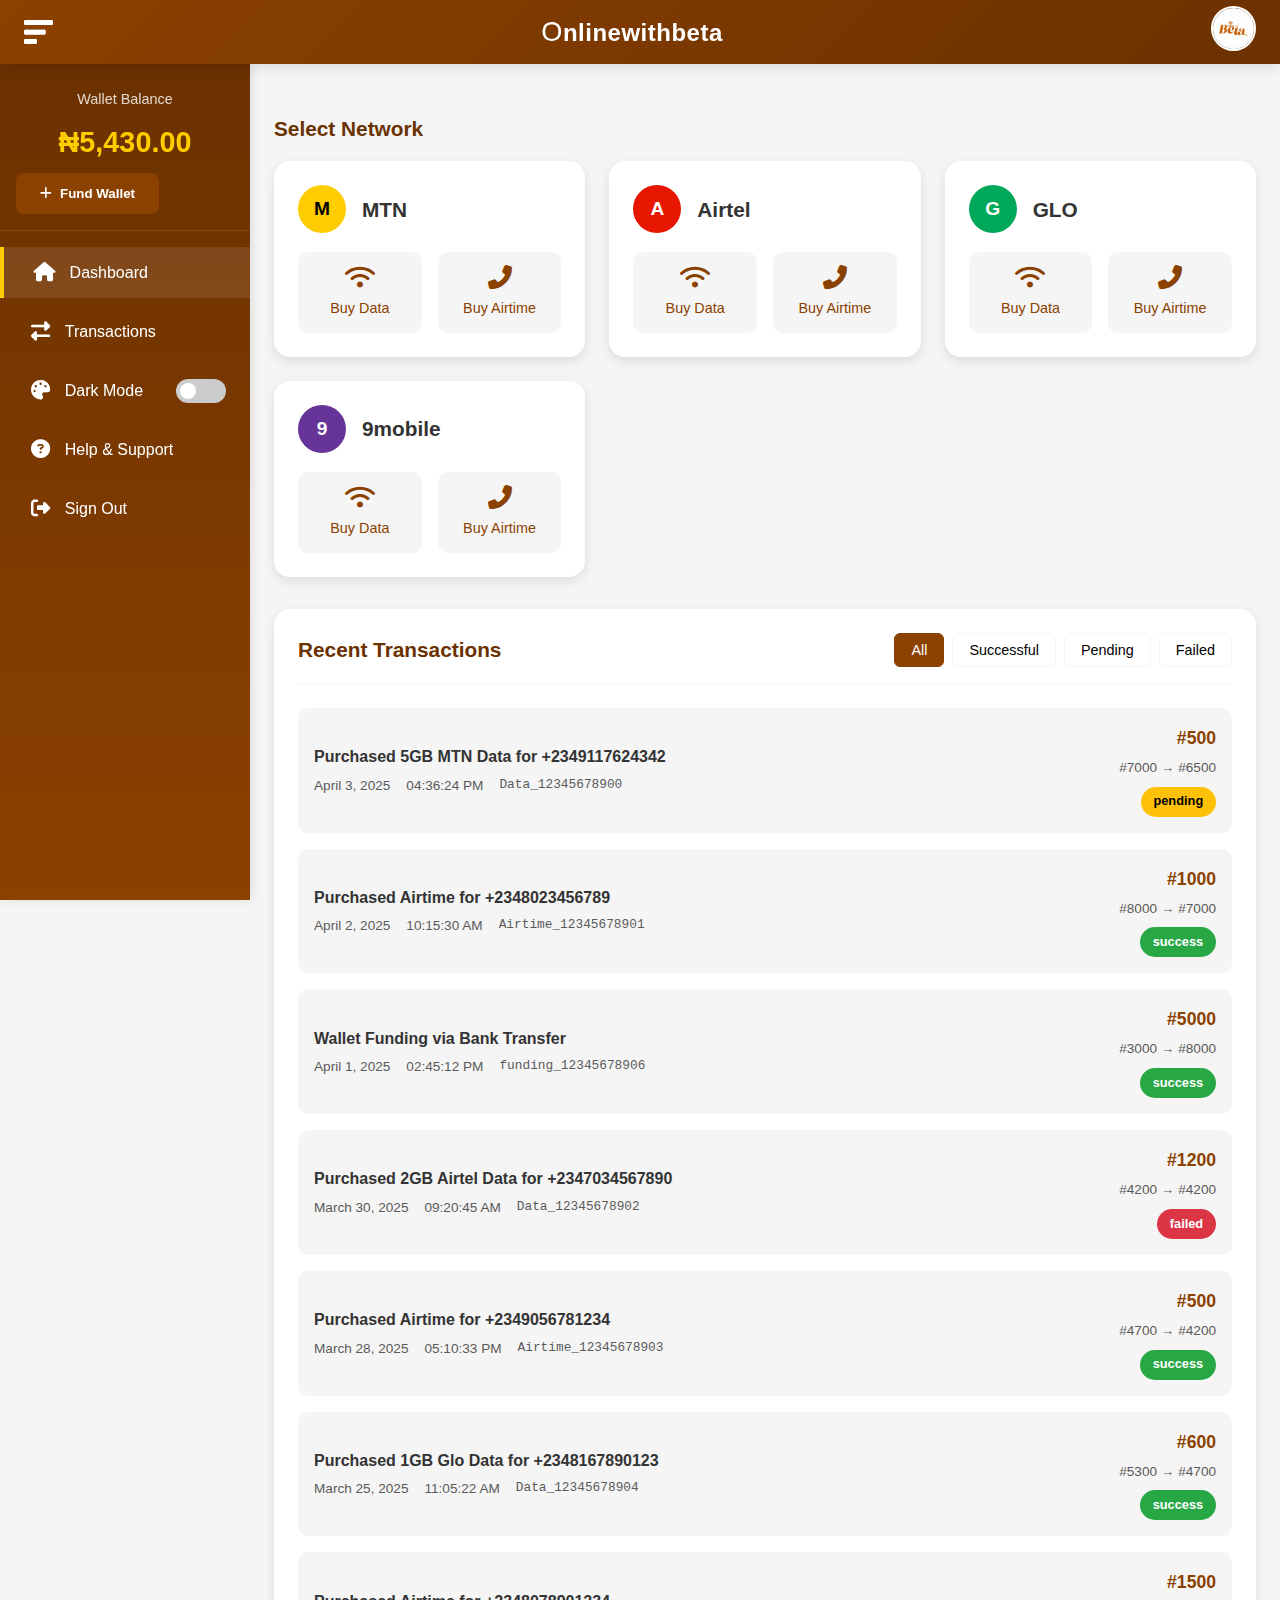
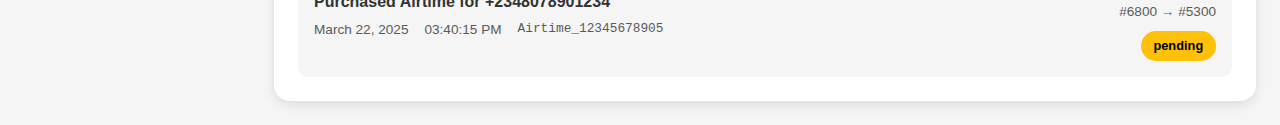
<file: test.html>
<!DOCTYPE html>
<html lang="en">

<head>
 <meta charset="UTF-8">
 <meta name="viewport" content="width=device-width, initial-scale=1.0">
 <title>Onlinewithbeta Dashboard</title>
 <link rel="stylesheet" href="https://cdnjs.cloudflare.com/ajax/libs/font-awesome/6.4.0/css/all.min.css">
 <style>
  :root {
   --primary: #8B4100;
   --primary-light: #a85a1a;
   --primary-dark: #6B3100;
   --secondary: #734C00;
   --white: #fff;
   --light-gray: #f5f5f5;
   --dark-gray: #333;
   --success: #28a745;
   --warning: #ffc107;
   --danger: #dc3545;
   --header-height: 4em;
   --card-radius: 16px;
   --shadow: 0 4px 12px rgba(0, 0, 0, 0.1);
   --nav-width: 250px;
  }
  
  /* Dark theme variables */
  .dark-theme {
   --white: #8D8989;
   --light-gray: #C0C0C1;
   --dark-gray: #f5f5f5;
  }
  
  * {
   margin: 0;
   padding: 0;
   box-sizing: border-box;
   font-family: 'Segoe UI', Tahoma, Geneva, Verdana, sans-serif;
  }
  
  body {
   background-color: var(--light-gray);
   color: var(--dark-gray);
   line-height: 1.6;
   display: flex;
   flex-direction: column;
   min-height: 100vh;
   transition: background-color 0.3s, color 0.3s;
  }
  
  /* Header Styles */
  .appHeader {
   height: var(--header-height);
   display: flex;
   align-items: center;
   justify-content: space-between;
   padding: 0 1.5rem;
   background: linear-gradient(135deg, var(--primary), var(--primary-dark));
   color: var(--white);
   box-shadow: var(--shadow);
   position: sticky;
   top: 0;
   z-index: 100;
  }
  
  .menuBtn {
   font-size: 1.5rem;
   cursor: pointer;
   transition: transform 0.3s;
   display: flex;
   align-items: center;
   gap: 0.5rem;
  }
  
  .menuBtn:hover {
   transform: scale(1.1);
  }
  
  .menuBtn img {
   height: 1.5rem;
   width: 1.8rem;
  }
  
  .appName {
   font-size: 1.5rem;
   font-weight: 700;
   letter-spacing: 0.5px;
  }
  
  .appName:first-letter {
   font-size: 1.7rem;
   font-weight: 500;
  }
  
  .appLogo img {
   width: 2.8rem;
   height: 2.8rem;
   border-radius: 50%;
   object-fit: cover;
   border: 2px solid var(--white);
  }
  
  /* Main Layout */
  .appContainer {
   display: flex;
   flex: 1;
  }
  
  /* Side Navigation Styles */
  .sideNav {
   width: var(--nav-width);
   background: linear-gradient(to bottom, var(--primary-dark), var(--primary));
   color: var(--white);
   height: calc(100vh - var(--header-height));
   position: sticky;
   top: var(--header-height);
   transition: all 0.3s ease;
   overflow-y: auto;
   box-shadow: 2px 0 10px rgba(0, 0, 0, 0.1);
   z-index: 90;
  }
  
  .navHeader {
   padding: 1.5rem 1rem 1rem;
   border-bottom: 1px solid rgba(255, 255, 255, 0.1);
   text-align: center;
  }
  
  .walletBalance {
   font-size: 1.8rem;
   font-weight: 700;
   margin: 0.5rem 0;
   color: #ffcc00;
  }
  
  .walletLabel {
   font-size: 0.9rem;
   opacity: 0.8;
  }
  
  .navMenu {
   list-style: none;
   padding: 1rem 0;
  }
  
  .navItem {
   margin-bottom: 0.5rem;
  }
  
  .navLink {
   display: flex;
   align-items: center;
   padding: 0.8rem 1.5rem;
   color: var(--white);
   text-decoration: none;
   transition: all 0.3s;
   border-left: 4px solid transparent;
  }
  
  .navLink:hover,
  .navLink.active {
   background-color: rgba(255, 255, 255, 0.1);
   border-left-color: #ffcc00;
   padding-left: 1.8rem;
  }
  
  .navIcon {
   margin-right: 0.8rem;
   font-size: 1.2rem;
   width: 1.5rem;
   text-align: center;
  }
  
  .navText {
   font-weight: 500;
  }
  
  /* Theme Toggle Styles */
  .theme-toggle {
   display: flex;
   align-items: center;
   padding: 0.8rem 1.5rem;
   cursor: pointer;
   transition: all 0.3s;
   border-left: 4px solid transparent;
  }
  
  .theme-toggle:hover {
   background-color: rgba(255, 255, 255, 0.1);
   padding-left: 1.8rem;
  }
  
  .toggle-switch {
   position: relative;
   display: inline-block;
   width: 50px;
   height: 24px;
   margin-left: auto;
  }
  
  .toggle-switch input {
   opacity: 0;
   width: 0;
   height: 0;
  }
  
  .toggle-slider {
   position: absolute;
   cursor: pointer;
   top: 0;
   left: 0;
   right: 0;
   bottom: 0;
   background-color: #ccc;
   transition: .4s;
   border-radius: 24px;
  }
  
  .toggle-slider:before {
   position: absolute;
   content: "";
   height: 16px;
   width: 16px;
   left: 4px;
   bottom: 4px;
   background-color: white;
   transition: .4s;
   border-radius: 50%;
  }
  
  input:checked+.toggle-slider {
   background-color: #ffcc00;
  }
  
  input:checked+.toggle-slider:before {
   transform: translateX(26px);
  }
  
  .toggle-img {
   height: 8px;
  }
  
  /* Main Content Styles */
  .appBody {
   padding: 1.5rem;
   max-width: 1200px;
   margin: 0 auto;
   flex: 1;
   width: calc(100% - var(--nav-width));
   transition: all 0.3s ease;
  }
  
  .section-title {
   margin: 1.5rem 0 1rem;
   font-size: 1.3rem;
   color: var(--primary-dark);
   font-weight: 600;
  }
  
  /* Network Cards */
  .networkContainer {
   display: grid;
   grid-template-columns: repeat(auto-fill, minmax(300px, 1fr));
   gap: 1.5rem;
  }
  
  .networkCard {
   background: var(--white);
   border-radius: var(--card-radius);
   padding: 1.5rem;
   box-shadow: var(--shadow);
   transition: transform 0.3s, box-shadow 0.3s;
   display: flex;
   flex-direction: column;
   gap: 1.2rem;
  }
  
  .networkCard:hover {
   transform: translateY(-5px);
   box-shadow: 0 8px 16px rgba(0, 0, 0, 0.15);
  }
  
  .networkHeader {
   display: flex;
   align-items: center;
   gap: 1rem;
  }
  
  .networkIcon {
   width: 3rem;
   height: 3rem;
   border-radius: 50%;
   display: flex;
   align-items: center;
   justify-content: center;
   color: white;
   font-weight: bold;
   font-size: 1.2rem;
  }
  
  .mtn {
   background-color: #ffcc00;
   color: black;
  }
  
  .airtel {
   background-color: #e61601;
  }
  
  .glo {
   background-color: #00a859;
  }
  
  .etisalat {
   background-color: #663399;
  }
  
  .networkName {
   font-size: 1.3rem;
   font-weight: 600;
  }
  
  .buyActionBtn {
   display: flex;
   gap: 1rem;
  }
  
  .actionBtn {
   flex: 1;
   display: flex;
   flex-direction: column;
   align-items: center;
   gap: 0.5rem;
   padding: 0.8rem;
   border-radius: 10px;
   background: var(--light-gray);
   color: var(--primary);
   cursor: pointer;
   transition: all 0.3s;
   border: none;
   text-decoration: none;
  }
  
  .actionBtn:hover {
   background: var(--primary);
   color: white;
   transform: translateY(-2px);
  }
  
  .actionBtn i {
   font-size: 1.5rem;
  }
  
  .actionBtn span {
   font-size: 0.9rem;
   font-weight: 500;
  }
  
  /* Transaction Container Styles */
  .transactionContainer {
   margin-top: 2rem;
   background: var(--white);
   border-radius: var(--card-radius);
   padding: 1.5rem;
   box-shadow: var(--shadow);
  }
  
  .transactionHeader {
   display: flex;
   justify-content: space-between;
   align-items: center;
   margin-bottom: 1.5rem;
   padding-bottom: 1rem;
   border-bottom: 1px solid var(--light-gray);
  }
  
  .transactionTitle {
   font-size: 1.3rem;
   color: var(--primary-dark);
   font-weight: 600;
  }
  
  .transactionFilters {
   display: flex;
   gap: 0.5rem;
  }
  
  .filterBtn {
   padding: 0.5rem 1rem;
   border: 1px solid var(--light-gray);
   background: var(--white);
   border-radius: 6px;
   cursor: pointer;
   transition: all 0.3s;
   font-size: 0.9rem;
  }
  
  .filterBtn:hover,
  .filterBtn.active {
   background: var(--primary);
   color: white;
   border-color: var(--primary);
  }
  
  .transactionList {
   display: flex;
   flex-direction: column;
   gap: 1rem;
  }
  
  .transactionItem {
   display: flex;
   justify-content: space-between;
   align-items: center;
   padding: 1rem;
   border-radius: 10px;
   background: var(--light-gray);
   transition: all 0.3s;
  }
  
  .transactionItem:hover {
   transform: translateY(-2px);
   box-shadow: 0 4px 8px rgba(0, 0, 0, 0.1);
  }
  
  .transactionInfo {
   flex: 1;
  }
  
  .transactionAction {
   font-weight: 600;
   margin-bottom: 0.3rem;
   color: var(--dark-gray);
  }
  
  .transactionMeta {
   display: flex;
   gap: 1rem;
   font-size: 0.85rem;
   color: var(--dark-gray);
   opacity: 0.8;
  }
  
  .transactionId {
   font-family: monospace;
   font-size: 0.8rem;
  }
  
  .transactionDetails {
   display: flex;
   flex-direction: column;
   align-items: flex-end;
   text-align: right;
  }
  
  .transactionCost {
   font-weight: 700;
   font-size: 1.1rem;
   color: var(--primary);
   margin-bottom: 0.3rem;
  }
  
  .transactionBalance {
   font-size: 0.85rem;
   color: var(--dark-gray);
   opacity: 0.8;
  }
  
  .transactionStatus {
   padding: 0.3rem 0.8rem;
   border-radius: 20px;
   font-size: 0.8rem;
   font-weight: 600;
   margin-top: 0.5rem;
  }
  
  .status-pending {
   background-color: var(--warning);
   color: #000;
  }
  
  .status-success {
   background-color: var(--success);
   color: white;
  }
  
  .status-failed {
   background-color: var(--danger);
   color: white;
  }
  
  .no-transactions {
   text-align: center;
   padding: 2rem;
   color: var(--dark-gray);
   opacity: 0.7;
  }
  
  /* Overlay Styles */
  .overlay {
   display: none;
   position: fixed;
   top: 0;
   bottom: 0px;
   left: 0;
   width: 100%;
   height: 100%;
   background-color: rgba(66, 68, 90, 0.84);
   z-index: 200;
   backdrop-filter: blur(2px);
  }
  
  .overlay-content {
   position: fixed;
   top: 50%;
   left: 50%;
   transform: translate(-50%, -50%);
   width: 90%;
   max-width: 500px;
   background-color: var(--white);
   border-radius: var(--card-radius);
   padding: 2rem;
   box-shadow: 0 10px 30px rgba(0, 0, 0, 0.2);
   max-height: 90vh;
   overflow-y: auto;
  }
  
  .overlay-header {
   display: flex;
   justify-content: space-between;
   align-items: center;
   margin-bottom: 1.5rem;
   padding-bottom: 1rem;
   border-bottom: 1px solid var(--light-gray);
  }
  
  .overlay-title {
   font-size: 1.5rem;
   color: var(--primary-dark);
   font-weight: 600;
  }
  
  .close-btn {
   background: none;
   border: none;
   font-size: 1.5rem;
   cursor: pointer;
   color: var(--dark-gray);
   transition: color 0.3s;
  }
  
  .close-btn:hover {
   color: var(--primary);
  }
  
  .plan-list {
   display: flex;
   flex-direction: column;
   gap: 0.8rem;
   margin-bottom: 1.5rem;
  }
  
  .plan-item {
   display: flex;
   justify-content: space-between;
   align-items: center;
   padding: 1rem;
   background-color: var(--light-gray);
   border-radius: 10px;
   cursor: pointer;
   transition: all 0.3s;
  }
  
  .plan-item:hover {
   background-color: var(--primary-light);
   color: white;
  }
  
  .plan-details {
   display: flex;
   flex-direction: column;
  }
  
  .plan-size {
   font-weight: 600;
   font-size: 1.1rem;
  }
  
  .plan-duration {
   font-size: 0.9rem;
   opacity: 0.8;
  }
  
  .plan-price {
   font-weight: 600;
   color: var(--primary);
  }
  
  .plan-item:hover .plan-price {
   color: white;
  }
  
  .form-group {
   margin-bottom: 1.5rem;
  }
  
  .form-label {
   display: block;
   margin-bottom: 0.5rem;
   font-weight: 500;
   color: var(--dark-gray);
  }
  
  .form-input {
   width: 100%;
   padding: 0.8rem 1rem;
   border: 1px solid #ddd;
   border-radius: 8px;
   font-size: 1rem;
   transition: border-color 0.3s;
  }
  
  .form-input:focus {
   outline: none;
   border-color: var(--primary);
   box-shadow: 0 0 0 2px rgba(139, 65, 0, 0.2);
  }
  
  .phone-input {
   display: flex;
   align-items: center;
  }
  
  .phone-prefix {
   padding: 0.8rem 0.5rem;
   background-color: var(--light-gray);
   border: 1px solid #ddd;
   border-right: none;
   border-radius: 8px 0 0 8px;
   font-weight: 500;
  }
  
  .phone-input .form-input {
   border-radius: 0 8px 8px 0;
  }
  
  .action-buttons {
   display: flex;
   gap: 1rem;
   margin-top: 2rem;
  }
  
  .btn {
   flex: 1;
   padding: 0.8rem 1.5rem;
   border: none;
   border-radius: 8px;
   font-weight: 600;
   cursor: pointer;
   transition: all 0.3s;
   display: flex;
   align-items: center;
   justify-content: center;
   gap: 0.5rem;
  }
  
  .btn-cancel {
   background-color: var(--light-gray);
   color: var(--dark-gray);
  }
  
  .btn-cancel:hover {
   background-color: #e0e0e0;
  }
  
  .btn-buy {
   background-color: var(--primary);
   color: white;
  }
  
  .btn-buy:hover {
   background-color: var(--primary-dark);
   transform: translateY(-2px);
  }
  
  .selected-plan {
   background-color: var(--primary-light);
   color: white;
   padding: 1rem;
   border-radius: 10px;
   margin-bottom: 1.5rem;
   text-align: center;
   font-weight: 600;
  }
  
  /* Fund Wallet Overlay */
  .payment-methods {
   display: flex;
   gap: 1rem;
   margin-bottom: 1.5rem;
  }
  
  .payment-method {
   flex: 1;
   text-align: center;
   padding: 1rem;
   border: 2px solid var(--light-gray);
   border-radius: 8px;
   cursor: pointer;
   transition: all 0.3s;
  }
  
  .payment-method:hover,
  .payment-method.active {
   border-color: var(--primary);
   background-color: rgba(139, 65, 0, 0.05);
  }
  
  .payment-icon {
   font-size: 2rem;
   margin-bottom: 0.5rem;
   color: var(--primary);
  }
  
  /* Mobile Navigation */
  .mobileNav {
   display: none;
   position: fixed;
   bottom: 0;
   left: 0;
   width: 100%;
   background: var(--primary-dark);
   z-index: 100;
   box-shadow: 0 -2px 10px rgba(0, 0, 0, 0.1);
  }
  
  .mobileNavMenu {
   display: flex;
   list-style: none;
   justify-content: space-around;
   padding: 0.5rem 0;
  }
  
  .mobileNavItem {
   flex: 1;
   text-align: center;
  }
  
  .mobileNavLink {
   display: flex;
   flex-direction: column;
   align-items: center;
   padding: 0.5rem;
   color: var(--white);
   text-decoration: none;
   font-size: 0.8rem;
   transition: all 0.3s;
  }
  
  .mobileNavLink:hover,
  .mobileNavLink.active {
   color: #ffcc00;
  }
  
  .mobileNavIcon {
   font-size: 1.2rem;
   margin-bottom: 0.3rem;
  }
  
  /* Responsive Design */
  @media (max-width: 1024px) {
   .sideNav {
    width: 220px;
   }
   
   .appBody {
    width: calc(100% - 220px);
   }
  }
  
  @media (max-width: 768px) {
   .sideNav {
    transform: translateX(-100%);
    position: fixed;
    height: 100vh;
    top: 0;
    z-index: 150;
   }
   
   .sideNav.active {
    transform: translateX(0);
   }
   
   .appBody {
    width: 100%;
    padding: 1rem;
   }
   
   .networkContainer {
    grid-template-columns: 1fr;
    margin-bottom: 4rem;
   }
   
   .mobileNav {
    display: block;
   }
   
   .overlay-content {
    width: 95%;
    padding: 1.5rem;
   }
   
   .payment-methods {
    flex-direction: column;
   }
   
   .transactionItem {
    flex-direction: column;
    align-items: flex-start;
    gap: 0.8rem;
   }
   
   .transactionDetails {
    align-items: flex-start;
    text-align: left;
    width: 100%;
    flex-direction: row;
    justify-content: space-between;
   }
   
   .transactionFilters {
    flex-wrap: wrap;
   }
  }
  
  @media (max-width: 480px) {
   .appHeader {
    padding: 0 1rem;
   }
   
   .appName {
    font-size: 1.3rem;
   }
   
   .buyActionBtn {
    flex-direction: column;
   }
   
   .action-buttons {
    flex-direction: column;
   }
   
   .walletBalance {
    font-size: 1.5rem;
   }
  }
  
  /* Backdrop for mobile nav */
  .navBackdrop {
   display: none;
   position: fixed;
   top: 0;
   left: 0;
   width: 100%;
   height: 100%;
   background-color: rgba(0, 0, 0, 0.5);
   z-index: 140;
  }
  
  .navBackdrop.active {
   display: block;
  }
 </style>
</head>

<body>
 
 <header class="appHeader">
  <div class="menuBtn" id="menuToggle">
   <img src="/IMG/myMenuBar.png" alt="" />
  </div>
  
  <span class="appName">Onlinewithbeta</span>
  
  <div class="appLogo">
   <img src="/IMG/icon.png" alt="Onlinewithbeta Logo">
  </div>
 </header>
 
 <div class="appContainer">
  <!-- Side Navigation -->
  <nav class="sideNav" id="sideNav">
   <div class="navHeader">
    <div class="walletLabel">Wallet Balance</div>
    <div class="walletBalance">₦5,430.00</div>
    <button class="btn btn-buy" id="fundWalletBtn" style="margin-top: 0.5rem;">
     <i class="fas fa-plus"></i> Fund Wallet
    </button>
   </div>
   
   <ul class="navMenu">
    <li class="navItem">
     <a href="#" class="navLink active">
      <i class="fas fa-home navIcon"></i>
      <span class="navText">Dashboard</span>
     </a>
    </li>
    <!-- 

    <li class="navItem">
     <a href="#" class="navLink">
      <i class="fas fa-wallet navIcon"></i>
      <span class="navText">Wallet</span>
     </a>
    </li>
    
     
     -->
     
     
    <li class="navItem">
     <a href="#" class="navLink" id="showTransactions">
      <i class="fas fa-exchange-alt navIcon"></i>
      <span class="navText">Transactions</span>
     </a>
    </li>
    <!-- Theme Toggle -->
    <li class="navItem">
     <div class="theme-toggle" id="themeToggle">
      <i class="fas fa-palette navIcon"></i>
      <span class="navText">Dark Mode</span>
      <label class="toggle-switch">
       <input type="checkbox" id="themeSwitch">
       <span class="toggle-slider"> </span>
      </label>
     </div>
    </li>
 <!--  
     <li class="navItem">
     <a href="#" class="navLink">
      <i class="fas fa-cog navIcon"></i>
      <span class="navText">Settings</span>
     </a>
    </li>

 -->

    <li class="navItem" id="showContact">
     <a href="#" class="navLink">
      <i class="fas fa-question-circle navIcon"></i>
      <span class="navText">Help & Support</span>
     </a>
    </li>
    <li class="navItem">
     <a href="#" class="navLink">
      <i class="fas fa-sign-out-alt navIcon"></i>
      <span class="navText">Sign Out</span>
     </a>
    </li>
   </ul>
  </nav>
  
  <!-- Backdrop for mobile navigation -->
  <div class="navBackdrop" id="navBackdrop"></div>
  
  <!-- Main Content -->
  <main class="appBody">
   <h2 class="section-title">Select Network</h2>
   
   <section class="networkContainer">
    <!-- MTN Card -->
    <div class="networkCard">
     <div class="networkHeader">
      <div class="networkIcon mtn">M</div>
      <div class="networkName">MTN</div>
     </div>
     
     <div class="buyActionBtn">
      <a href="#" class="actionBtn" data-network="mtn" data-type="data">
       <i class="fas fa-wifi"></i>
       <span>Buy Data</span>
      </a>
      <a href="#" class="actionBtn" data-network="mtn" data-type="airtime">
       <i class="fas fa-phone-alt"></i>
       <span>Buy Airtime</span>
      </a>
     </div>
    </div>
    
    <!-- Airtel Card -->
    <div class="networkCard">
     <div class="networkHeader">
      <div class="networkIcon airtel">A</div>
      <div class="networkName">Airtel</div>
     </div>
     
     <div class="buyActionBtn">
      <a href="#" class="actionBtn" data-network="airtel" data-type="data">
       <i class="fas fa-wifi"></i>
       <span>Buy Data</span>
      </a>
      <a href="#" class="actionBtn" data-network="airtel" data-type="airtime">
       <i class="fas fa-phone-alt"></i>
       <span>Buy Airtime</span>
      </a>
     </div>
    </div>
    
    <!-- GLO Card -->
    <div class="networkCard">
     <div class="networkHeader">
      <div class="networkIcon glo">G</div>
      <div class="networkName">GLO</div>
     </div>
     
     <div class="buyActionBtn">
      <a href="#" class="actionBtn" data-network="glo" data-type="data">
       <i class="fas fa-wifi"></i>
       <span>Buy Data</span>
      </a>
      <a href="#" class="actionBtn" data-network="glo" data-type="airtime">
       <i class="fas fa-phone-alt"></i>
       <span>Buy Airtime</span>
      </a>
     </div>
    </div>
    
    <!-- 9mobile Card -->
    <div class="networkCard">
     <div class="networkHeader">
      <div class="networkIcon etisalat">9</div>
      <div class="networkName">9mobile</div>
     </div>
     
     <div class="buyActionBtn">
      <a href="#" class="actionBtn" data-network="9mobile" data-type="data">
       <i class="fas fa-wifi"></i>
       <span>Buy Data</span>
      </a>
      <a href="#" class="actionBtn" data-network="9mobile" data-type="airtime">
       <i class="fas fa-phone-alt"></i>
       <span>Buy Airtime</span>
      </a>
     </div>
    </div>
   </section>
   
   <!-- Transactions Section -->
   <section class="transactionContainer" id="transactionContainer">
    <div class="transactionHeader">
     <h2 class="transactionTitle">Recent Transactions</h2>
     <div class="transactionFilters">
      <button class="filterBtn active" data-filter="all">All</button>
      <button class="filterBtn" data-filter="success">Successful</button>
      <button class="filterBtn" data-filter="pending">Pending</button>
      <button class="filterBtn" data-filter="failed">Failed</button>
     </div>
    </div>
    <div class="transactionList" id="transactionList">
     <!-- Transactions will be dynamically inserted here -->
    </div>
   </section>
   
  </main>
 </div>
 
 <!-- Mobile Navigation -->
 <nav class="mobileNav">
  <ul class="mobileNavMenu">
   <li class="mobileNavItem">
    <a href="#" class="mobileNavLink active">
     <i class="fas fa-home mobileNavIcon"></i>
     <span>Home</span>
    </a>
   </li>
     <!-- 
   <li class="mobileNavItem">
    <a href="#" class="mobileNavLink">
     <i class="fas fa-wallet mobileNavIcon"></i>
     <span>Wallet</span>
    </a>
   </li>
 --> 
   <li class="mobileNavItem">
    <a href="#" class="mobileNavLink" id="mobileMenuBtn">
     <i class="fas fa-bars mobileNavIcon"></i>
     <span>Menu</span>
    </a>
   </li>
   <li class="mobileNavItem">
    <a href="#" class="mobileNavLink" id="mobileTransactionsBtn">
     <i class="fas fa-exchange-alt mobileNavIcon"></i>
     <span>Transactions</span>
    </a>
   </li>
     <!-- 
   <li class="mobileNavItem">
    <a href="#" class="mobileNavLink">
     <i class="fas fa-cog mobileNavIcon"></i>
     <span>Settings</span>
    </a>
   </li>
 -->
  </ul>
 </nav>
 
 <!-- Data Plans Overlay -->
 <div id="dataPlansOverlay" class="overlay">
  <div class="overlay-content">
   <div class="overlay-header">
    <h2 class="overlay-title" id="dataPlansTitle">MTN Data Plans</h2>
    <button class="close-btn" id="closeDataPlans">&times;</button>
   </div>
   <div class="plan-list" id="dataPlansList">
    <!-- Plans will be dynamically inserted here -->
   </div>
  </div>
 </div>
 
 <!-- Airtime Overlay -->
 <div id="airtimeOverlay" class="overlay">
  <div class="overlay-content">
   <div class="overlay-header">
    <h2 class="overlay-title" id="airtimeTitle">MTN Airtime</h2>
    <button class="close-btn" id="closeAirtime">&times;</button>
   </div>
   <div class="form-group">
    <label for="airtimeAmount" class="form-label">Amount (₦)</label>
    <input type="number" name="airtimeAmount" id="airtimeAmount" class="form-input" placeholder="100" min="50" step="50">
   </div>
   <div class="form-group">
    <label for="airtimePhone" class="form-label">Phone Number</label>
    <div class="phone-input">
     <span class="phone-prefix">+234</span>
     <input type="tel" name="airtimePhone" id="airtimePhone" class="form-input" placeholder="9117624342" maxlength="10">
    </div>
   </div>
   <div class="action-buttons">
    <button class="btn btn-cancel" id="cancelAirtimeBtn">
     <i class="fas fa-times"></i> Cancel
    </button>
    <button class="btn btn-buy" id="buyAirtimeBtn">
     <i class="fas fa-check"></i> Buy Airtime
    </button>
   </div>
  </div>
 </div>
 
 <!-- Data Order Overlay -->
 <div id="dataOrderOverlay" class="overlay">
  <div class="overlay-content">
   <div class="overlay-header">
    <h2 class="overlay-title" id="dataOrderTitle">MTN Data Order</h2>
    <button class="close-btn" id="closeDataOrder">&times;</button>
   </div>
   <div class="selected-plan" id="selectedPlan">
    <!-- Selected plan will be displayed here -->
   </div>
   <div class="form-group">
    <label for="dataPhone" class="form-label">Phone Number</label>
    <div class="phone-input">
     <span class="phone-prefix">+234</span>
     <input type="tel" name="dataPhone" id="dataPhone" class="form-input" placeholder="9117624342" maxlength="10">
    </div>
   </div>
   <div class="action-buttons">
    <button class="btn btn-cancel" id="cancelDataBtn">
     <i class="fas fa-times"></i> Cancel
    </button>
    <button class="btn btn-buy" id="buyDataBtn">
     <i class="fas fa-check"></i> Buy Data
    </button>
   </div>
  </div>
 </div>
 
 <!-- Fund Wallet Overlay -->
 <div id="fundWalletOverlay" class="overlay">
  <div class="overlay-content">
   
   <div class="overlay-header">
    <h2 class="overlay-title">Fund Wallet</h2>
    <button class="close-btn" id="closeFundWallet">&times;</button>
   </div>
   
   <div class="form-group">
    <label for="fundAmount" class="form-label">Amount (₦)</label>
    <input type="number" name="fundAmount" id="fundAmount" class="form-input" placeholder="1000" min="100" step="100">
   </div>
   <div class="form-group">
    <label class="form-label">Payment Method</label>
    <div class="payment-methods">
     <div class="payment-method active">
      <i class="fab fa-cc-mastercard payment-icon"></i>
      <div>Card</div>
     </div>
     <div class="payment-method">
      <i class="fas fa-university payment-icon"></i>
      <div>Bank Transfer</div>
     </div>
     <div class="payment-method">
      <i class="fas fa-mobile-alt payment-icon"></i>
      <div>USSD</div>
     </div>
    </div>
   </div>
   <div class="action-buttons">
    <button class="btn btn-cancel" id="cancelFundWallet">
     <i class="fas fa-times"></i> Cancel
    </button>
    <button class="btn btn-buy" id="proceedFundWallet">
     <i class="fas fa-credit-card"></i> Proceed
    </button>
   </div>
   
  </div>
 </div>
 
 <!-- Contact Overlay -->
 <div id="contactOverlay" class="overlay">
  <div class="overlay-content">
   <div class="overlay-header">
    <h2 class="overlay-title">Contact Us</h2>
    <button class="close-btn" id="closeContact">&times;</button>
   </div>
   
   <div class="form-group">
    <label class="form-label">WhatsApp Us</label>
    <span id="WhatsApp" class="form-input">09117624342</span>
   </div>
  </div>
 </div>
 
 <script>
  // Sample transaction data
  const transactions = [
   {
    'Date': 'April 3, 2025',
    'time': '04:36:24 PM',
    id: 'Data_12345678900',
    status: 'pending',
    action: 'Purchased 5GB MTN Data for +2349117624342',
    cost: '#500',
    old_balance: '#7000',
    new_balance: '#6500'
   },
   {
    'Date': 'April 2, 2025',
    'time': '10:15:30 AM',
    id: 'Airtime_12345678901',
    status: 'success',
    action: 'Purchased Airtime for +2348023456789',
    cost: '#1000',
    old_balance: '#8000',
    new_balance: '#7000'
   },
   {
    'Date': 'April 1, 2025',
    'time': '02:45:12 PM',
    id: 'funding_12345678906',
    status: 'success',
    action: 'Wallet Funding via Bank Transfer',
    cost: '#5000',
    old_balance: '#3000',
    new_balance: '#8000'
   },
   {
    'Date': 'March 30, 2025',
    'time': '09:20:45 AM',
    id: 'Data_12345678902',
    status: 'failed',
    action: 'Purchased 2GB Airtel Data for +2347034567890',
    cost: '#1200',
    old_balance: '#4200',
    new_balance: '#4200'
   },
   {
    'Date': 'March 28, 2025',
    'time': '05:10:33 PM',
    id: 'Airtime_12345678903',
    status: 'success',
    action: 'Purchased Airtime for +2349056781234',
    cost: '#500',
    old_balance: '#4700',
    new_balance: '#4200'
   },
   {
    'Date': 'March 25, 2025',
    'time': '11:05:22 AM',
    id: 'Data_12345678904',
    status: 'success',
    action: 'Purchased 1GB Glo Data for +2348167890123',
    cost: '#600',
    old_balance: '#5300',
    new_balance: '#4700'
   },
   {
    'Date': 'March 22, 2025',
    'time': '03:40:15 PM',
    id: 'Airtime_12345678905',
    status: 'pending',
    action: 'Purchased Airtime for +2348078901234',
    cost: '#1500',
    old_balance: '#6800',
    new_balance: '#5300'
   }
  ];

  // Function to show transactions
  function showTransactions(filter = 'all') {
   const transactionList = document.getElementById('transactionList');
   transactionList.innerHTML = '';
   
   // Filter transactions
   const filteredTransactions = filter === 'all' 
    ? transactions 
    : transactions.filter(t => t.status === filter);
   
   if (filteredTransactions.length === 0) {
    transactionList.innerHTML = '<div class="no-transactions">No transactions found</div>';
    return;
   }
   
   // Create transaction items
   filteredTransactions.forEach(transaction => {
    const transactionItem = document.createElement('div');
    transactionItem.className = 'transactionItem';
    
    // Determine status class
    let statusClass = '';
    if (transaction.status === 'pending') statusClass = 'status-pending';
    if (transaction.status === 'success') statusClass = 'status-success';
    if (transaction.status === 'failed') statusClass = 'status-failed';
    
    transactionItem.innerHTML = `
      <div class="transactionInfo">
        <div class="transactionAction">${transaction.action}</div>
        <div class="transactionMeta">
          <span>${transaction.Date}</span>
          <span>${transaction.time}</span>
          <span class="transactionId">${transaction.id}</span>
        </div>
      </div>
      <div class="transactionDetails">
        <div class="transactionCost">${transaction.cost}</div>
        <div class="transactionBalance">${transaction.old_balance} → ${transaction.new_balance}</div>
        <div class="transactionStatus ${statusClass}">${transaction.status}</div>
      </div>
    `;
    
    transactionList.appendChild(transactionItem);
   });
  }

  // Theme toggle functionality
  const themeSwitch = document.getElementById('themeSwitch');
  const themeToggle = document.getElementById('themeToggle');
  
  // Check for saved theme preference or default to light
  const currentTheme = localStorage.getItem('theme') || 'light';
  
  // Apply the saved theme on page load
  if (currentTheme === 'dark') {
   document.body.classList.add('dark-theme');
   themeSwitch.checked = true;
  }
  
  // Theme toggle event listener
  themeToggle.addEventListener('click', function(e) {
   // Don't toggle if the click was on the switch itself (it has its own handler)
   if (e.target !== themeSwitch && !e.target.classList.contains('toggle-slider')) {
    themeSwitch.checked = !themeSwitch.checked;
    toggleTheme();
   }
  });
  
  // Switch change event
  themeSwitch.addEventListener('change', toggleTheme);
  
  function toggleTheme() {
   if (themeSwitch.checked) {
    document.body.classList.add('dark-theme');
    localStorage.setItem('theme', 'dark');
   } else {
    document.body.classList.remove('dark-theme');
    localStorage.setItem('theme', 'light');
   }
  }
  // Data plans for different networks
  const dataPlans = {
   mtn: [
    { GB: 1, price: 650, days: 30, id: 1 },
    { GB: 2, price: 1300, days: 30, id: 2 },
    { GB: 3, price: 1950, days: 30, id: 3 },
    { GB: 5, price: 3750, days: 30, id: 4 },
    { GB: 10, price: 7500, days: 30, id: 5 }
   ],
   airtel: [
    { GB: 1, price: 620, days: 30, id: 1 },
    { GB: 2, price: 1200, days: 30, id: 2 },
    { GB: 5, price: 3500, days: 30, id: 3 },
    { GB: 10, price: 7000, days: 30, id: 4 }
   ],
   glo: [
    { GB: 1, price: 600, days: 30, id: 1 },
    { GB: 2, price: 1150, days: 30, id: 2 },
    { GB: 5, price: 3400, days: 30, id: 3 },
    { GB: 10, price: 6800, days: 30, id: 4 }
   ],
   "9mobile": [
    { GB: 1, price: 640, days: 30, id: 1 },
    { GB: 2, price: 1250, days: 30, id: 2 },
    { GB: 5, price: 3600, days: 30, id: 3 },
    { GB: 10, price: 7200, days: 30, id: 4 }
   ]
  };
  
  // Navigation functionality
  const menuToggle = document.getElementById('menuToggle');
  const sideNav = document.getElementById('sideNav');
  const navBackdrop = document.getElementById('navBackdrop');
  const mobileMenuBtn = document.getElementById('mobileMenuBtn');
  
  function toggleNav() {
   sideNav.classList.toggle('active');
   navBackdrop.classList.toggle('active');
  }
  
  menuToggle.addEventListener('click', toggleNav);
  mobileMenuBtn.addEventListener('click', toggleNav);
  navBackdrop.addEventListener('click', toggleNav);
  
  // Function to create data plans
  function createPlans(network, plans) {
   const plansList = document.getElementById('dataPlansList');
   plansList.innerHTML = '';
   
   plans.forEach(plan => {
    const planItem = document.createElement('div');
    planItem.className = 'plan-item';
    planItem.dataset.id = plan.id;
    planItem.innerHTML = `
        <div class="plan-details">
          <span class="plan-size">${plan.GB}GB</span>
          <span class="plan-duration">${plan.days} days</span>
        </div>
        <div class="plan-price">₦${plan.price}</div>
      `;
    
    planItem.addEventListener('click', () => {
     selectDataPlan(network, plan);
    });
    
    plansList.appendChild(planItem);
   });
  }
  
  // Function to show data plans overlay
  function showDataPlans(network) {
   const overlay = document.getElementById('dataPlansOverlay');
   const title = document.getElementById('dataPlansTitle');
   
   // Capitalize network name for display
   const networkName = network.charAt(0).toUpperCase() + network.slice(1);
   title.textContent = `${networkName} Data Plans`;
   
   // Create and display plans
   createPlans(network, dataPlans[network]);
   
   // Show overlay
   overlay.style.display = 'block';
  }
  
  // Function to select a data plan
  function selectDataPlan(network, plan) {
   // Close data plans overlay
   document.getElementById('dataPlansOverlay').style.display = 'none';
   
   // Show data order overlay
   const overlay = document.getElementById('dataOrderOverlay');
   const title = document.getElementById('dataOrderTitle');
   const selectedPlan = document.getElementById('selectedPlan');
   
   // Capitalize network name for display
   const networkName = network.charAt(0).toUpperCase() + network.slice(1);
   title.textContent = `${networkName} Data Order`;
   selectedPlan.textContent = `${networkName} ${plan.GB}GB Data @${plan.days}days - ₦${plan.price}`;
   
   // Store selected plan data
   selectedPlan.dataset.network = network;
   selectedPlan.dataset.planId = plan.id;
   selectedPlan.dataset.price = plan.price;
   
   // Show overlay
   overlay.style.display = 'block';
  }
  
  // Function to show airtime overlay
  function showAirtime(network) {
   const overlay = document.getElementById('airtimeOverlay');
   const title = document.getElementById('airtimeTitle');
   
   // Capitalize network name for display
   const networkName = network.charAt(0).toUpperCase() + network.slice(1);
   title.textContent = `${networkName} Airtime`;
   
   // Store network in overlay for later use
   overlay.dataset.network = network;
   
   // Show overlay
   overlay.style.display = 'block';
  }
  
  // Function to show fund wallet overlay
  function showFundWallet() {
   document.getElementById('fundWalletOverlay').style.display = 'block';
  }
  
  // Event listeners for action buttons
  document.querySelectorAll('.actionBtn').forEach(button => {
   button.addEventListener('click', function(e) {
    e.preventDefault();
    
    const network = this.dataset.network;
    const type = this.dataset.type;
    
    if (type === 'data') {
     showDataPlans(network);
    } else if (type === 'airtime') {
     showAirtime(network);
    }
   });
  });
  
  // Fund wallet button
  document.getElementById('fundWalletBtn').addEventListener('click', showFundWallet);
  
  // Show transactions button
  document.getElementById('showTransactions').addEventListener('click', function(e) {
   e.preventDefault();
   toggleNav()
   document.getElementById('transactionContainer').scrollIntoView({ behavior: 'smooth' });
  });
  
  // Mobile transactions button
  document.getElementById('mobileTransactionsBtn').addEventListener('click', function(e) {
   e.preventDefault();
   document.getElementById('transactionContainer').scrollIntoView({ behavior: 'smooth' });
  });
  
  // Transaction filter buttons
  document.querySelectorAll('.filterBtn').forEach(button => {
   button.addEventListener('click', function() {
    // Remove active class from all buttons
    document.querySelectorAll('.filterBtn').forEach(btn => {
     btn.classList.remove('active');
    });
    
    // Add active class to clicked button
    this.classList.add('active');
    
    // Filter transactions
    const filter = this.dataset.filter;
    showTransactions(filter);
   });
  });
  
  // Close button event listeners
  document.getElementById('closeDataPlans').addEventListener('click', function() {
   document.getElementById('dataPlansOverlay').style.display = 'none';
  });
  
  document.getElementById('closeAirtime').addEventListener('click', function() {
   document.getElementById('airtimeOverlay').style.display = 'none';
  });
  
  document.getElementById('closeDataOrder').addEventListener('click', function() {
   document.getElementById('dataOrderOverlay').style.display = 'none';
  });
  
  document.getElementById('closeFundWallet').addEventListener('click', function() {
   document.getElementById('fundWalletOverlay').style.display = 'none';
  });
  
  // Cancel button event listeners
  document.getElementById('cancelAirtimeBtn').addEventListener('click', function() {
   document.getElementById('airtimeOverlay').style.display = 'none';
  });
  
  document.getElementById('cancelDataBtn').addEventListener('click', function() {
   document.getElementById('dataOrderOverlay').style.display = 'none';
  });
  
  document.getElementById('cancelFundWallet').addEventListener('click', function() {
   document.getElementById('fundWalletOverlay').style.display = 'none';
  });
  
  document.getElementById('closeContact').addEventListener('click', function() {
   document.getElementById('contactOverlay').style.display = 'none';
  });
  
  document.getElementById('showContact').addEventListener('click', function() {
   document.getElementById('contactOverlay').style.display = 'block';
  });
  
  // Buy button event listeners
  document.getElementById('buyAirtimeBtn').addEventListener('click', function() {
   const amount = document.getElementById('airtimeAmount').value;
   const phone = document.getElementById('airtimePhone').value;
   const network = document.getElementById('airtimeOverlay').dataset.network;
   
   if (!amount || amount < 50) {
    alert('Please enter a valid amount (minimum ₦50)');
    return;
   }
   
   if (!phone || phone.length !== 10) {
    alert('Please enter a valid 10-digit phone number');
    return;
   }
   if (phone[0] === '0') {
    alert('The phone number should not start with 0!');
    return;
   }
   
   // In a real app, you would process the payment here
   alert(`Processing ${network} airtime purchase:\nAmount: ₦${amount}\nPhone: +234${phone}`);
   
   // Close overlay
   document.getElementById('airtimeOverlay').style.display = 'none';
   
   // Reset form
   document.getElementById('airtimeAmount').value = '';
   document.getElementById('airtimePhone').value = '';
  });
  
  document.getElementById('buyDataBtn').addEventListener('click', function() {
   const phone = document.getElementById('dataPhone').value;
   const selectedPlan = document.getElementById('selectedPlan');
   const network = selectedPlan.dataset.network;
   const price = selectedPlan.dataset.price;
   
   if (!phone || phone.length !== 10) {
    alert('Please enter a valid 10-digit phone number');
    return;
   }
   if (phone[0] === '0') {
    alert('The phone number should not start with 0!');
    return;
   }
   
   // In a real app, you would process the payment here
   alert(`Processing ${network} data purchase:\nPlan: ${selectedPlan.textContent}\nPhone: +234${phone}`);
   
   // Close overlay
   document.getElementById('dataOrderOverlay').style.display = 'none';
   
   // Reset form
   document.getElementById('dataPhone').value = '';
  });
  
  // Fund wallet proceed button
  document.getElementById('proceedFundWallet').addEventListener('click', function() {
   const amount = document.getElementById('fundAmount').value;
   
   if (!amount || amount < 100) {
    alert('Please enter a valid amount (minimum ₦100)');
    return;
   }
   
   // In a real app, you would process the payment here
   alert(`Processing wallet funding:\nAmount: ₦${amount}`);
   
   // Close overlay
   document.getElementById('fundWalletOverlay').style.display = 'none';
   
   // Reset form
   document.getElementById('fundAmount').value = '';
  });
  
  // Payment method selection
  document.querySelectorAll('.payment-method').forEach(method => {
   method.addEventListener('click', function() {
    document.querySelectorAll('.payment-method').forEach(m => {
     m.classList.remove('active');
    });
    this.classList.add('active');
   });
  });
  
  // Close overlays when clicking outside content
  window.addEventListener('click', function(e) {
   const dataPlansOverlay = document.getElementById('dataPlansOverlay');
   const airtimeOverlay = document.getElementById('airtimeOverlay');
   const dataOrderOverlay = document.getElementById('dataOrderOverlay');
   const fundWalletOverlay = document.getElementById('fundWalletOverlay');
   const contactOverlay = document.getElementById('contactOverlay');
   
   if (e.target === dataPlansOverlay) {
    dataPlansOverlay.style.display = 'none';
   }
   
   if (e.target === airtimeOverlay) {
    airtimeOverlay.style.display = 'none';
   }
   
   if (e.target === dataOrderOverlay) {
    dataOrderOverlay.style.display = 'none';
   }
   
   if (e.target === fundWalletOverlay) {
    fundWalletOverlay.style.display = 'none';
   }
   if (e.target === contactOverlay) {
    contactOverlay.style.display = 'none';
   }
  });
  
  // Initialize transactions on page load
  document.addEventListener('DOMContentLoaded', function() {
   showTransactions();
  });
 </script>
 
</body>

</html>
</file>
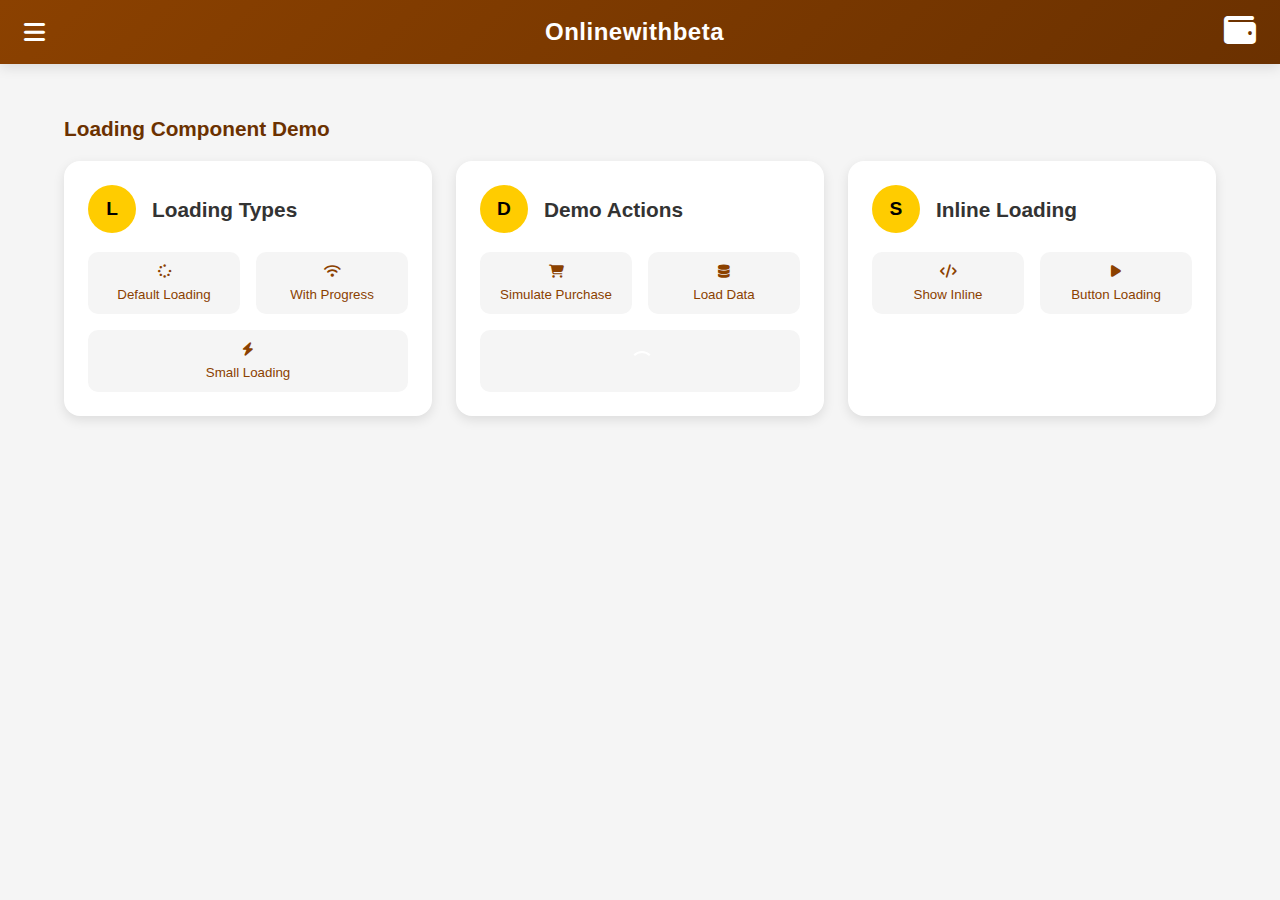
<file: test1.html>
<!DOCTYPE html>
<html lang="en">

<head>
 <meta charset="UTF-8">
 <meta name="viewport" content="width=device-width, initial-scale=1.0">
 <title>Loading Component Demo</title>
 <link rel="stylesheet" href="https://cdnjs.cloudflare.com/ajax/libs/font-awesome/6.4.0/css/all.min.css">
 <style>
  /* Your existing CSS variables */
  :root {
   --primary: #8B4100;
   --primary-light: #a85a1a;
   --primary-dark: #6B3100;
   --secondary: #734C00;
   --white: #fff;
   --light-gray: #f5f5f5;
   --dark-gray: #333;
   --success: #28a745;
   --warning: #ffc107;
   --danger: #dc3545;
   --info: #17a2b8;
   --header-height: 4em;
   --card-radius: 16px;
   --shadow: 0 4px 12px rgba(0, 0, 0, 0.1);
   --nav-width: 250px;
  }
  
  .dark-theme {
   --white: #8D8989;
   --light-gray: #C0C0C1;
   --dark-gray: #f5f5f5;
  }
  
  * {
   margin: 0;
   padding: 0;
   box-sizing: border-box;
   font-family: 'Segoe UI', Tahoma, Geneva, Verdana, sans-serif;
  }
  
  body {
   background-color: var(--light-gray);
   color: var(--dark-gray);
   line-height: 1.6;
   display: flex;
   flex-direction: column;
   min-height: 100vh;
   transition: background-color 0.3s, color 0.3s;
  }
  
  /* Header Styles */
  .appHeader {
   height: var(--header-height);
   display: flex;
   align-items: center;
   justify-content: space-between;
   padding: 0 1.5rem;
   background: linear-gradient(135deg, var(--primary), var(--primary-dark));
   color: var(--white);
   box-shadow: var(--shadow);
   position: sticky;
   top: 0;
   z-index: 100;
  }
  
  .menuBtn {
   font-size: 1.5rem;
   cursor: pointer;
   transition: transform 0.3s;
   display: flex;
   align-items: center;
   gap: 0.5rem;
  }
  
  .appName {
   font-size: 1.5rem;
   font-weight: 700;
   letter-spacing: 0.5px;
  }
  
  .appLogo {
   font-size: 2rem;
  }
  
  /* Main Content Styles */
  .appBody {
   padding: 1.5rem;
   max-width: 1200px;
   margin: 0 auto;
   flex: 1;
   width: 100%;
  }
  
  .section-title {
   margin: 1.5rem 0 1rem;
   font-size: 1.3rem;
   color: var(--primary-dark);
   font-weight: 600;
  }
  
  /* Network Cards */
  .networkContainer {
   display: grid;
   grid-template-columns: repeat(auto-fill, minmax(300px, 1fr));
   gap: 1.5rem;
  }
  
  .networkCard {
   background: var(--white);
   border-radius: var(--card-radius);
   padding: 1.5rem;
   box-shadow: var(--shadow);
   transition: transform 0.3s, box-shadow 0.3s;
   display: flex;
   flex-direction: column;
   gap: 1.2rem;
  }
  
  .networkHeader {
   display: flex;
   align-items: center;
   gap: 1rem;
  }
  
  .networkIcon {
   width: 3rem;
   height: 3rem;
   border-radius: 50%;
   display: flex;
   align-items: center;
   justify-content: center;
   color: white;
   font-weight: bold;
   font-size: 1.2rem;
  }
  
  .mtn {
   background-color: #ffcc00;
   color: black;
  }
  
  .networkName {
   font-size: 1.3rem;
   font-weight: 600;
  }
  
  .buyActionBtn {
   display: flex;
   flex-wrap: wrap;
   gap: 1rem;
  }
  
  .actionBtn {
   flex: 1;
   min-width: 120px;
   display: flex;
   flex-direction: column;
   align-items: center;
   gap: 0.5rem;
   padding: 0.8rem;
   border-radius: 10px;
   background: var(--light-gray);
   color: var(--primary);
   cursor: pointer;
   transition: all 0.3s;
   border: none;
  }
  
  .actionBtn:hover {
   background: var(--primary);
   color: white;
   transform: translateY(-2px);
  }
  
  /* Loading Component Styles */
  .loading-overlay {
   position: fixed;
   top: 0;
   left: 0;
   width: 100%;
   height: 100%;
   background-color: rgba(0, 0, 0, 0.7);
   display: flex;
   align-items: center;
   justify-content: center;
   z-index: 1000;
   backdrop-filter: blur(3px);
  }
  
  .loading-container {
   background-color: var(--white);
   border-radius: var(--card-radius);
   padding: 2rem;
   box-shadow: var(--shadow);
   max-width: 400px;
   width: 90%;
   text-align: center;
   animation: loadingSlideIn 0.3s ease-out;
  }
  
  @keyframes loadingSlideIn {
   from {
    opacity: 0;
    transform: translateY(-20px);
   }
   
   to {
    opacity: 1;
    transform: translateY(0);
   }
  }
  
  .loading-spinner {
   width: 60px;
   height: 60px;
   margin: 0 auto 1.5rem;
   position: relative;
  }
  
  .spinner-ring {
   position: absolute;
   width: 100%;
   height: 100%;
   border: 4px solid transparent;
   border-top: 4px solid var(--primary);
   border-radius: 50%;
   animation: spin 1s linear infinite;
  }
  
  .spinner-ring:nth-child(2) {
   border: 4px solid transparent;
   border-bottom: 4px solid var(--primary-light);
   animation: spinReverse 1.5s linear infinite;
  }
  
  @keyframes spin {
   0% {
    transform: rotate(0deg);
   }
   
   100% {
    transform: rotate(360deg);
   }
  }
  
  @keyframes spinReverse {
   0% {
    transform: rotate(0deg);
   }
   
   100% {
    transform: rotate(-360deg);
   }
  }
  
  .loading-content {
   margin-bottom: 1.5rem;
  }
  
  .loading-title {
   font-size: 1.2rem;
   font-weight: 600;
   margin-bottom: 0.5rem;
   color: var(--primary-dark);
  }
  
  .loading-message {
   color: var(--dark-gray);
   line-height: 1.5;
  }
  
  .loading-progress {
   width: 100%;
   height: 6px;
   background-color: var(--light-gray);
   border-radius: 3px;
   overflow: hidden;
   margin: 1rem 0;
  }
  
  .loading-progress-bar {
   height: 100%;
   background: linear-gradient(90deg, var(--primary), var(--primary-light));
   border-radius: 3px;
   width: 0%;
   animation: progressAnimation 2s ease-in-out infinite;
  }
  
  @keyframes progressAnimation {
   0% {
    width: 0%;
   }
   
   50% {
    width: 70%;
   }
   
   100% {
    width: 100%;
   }
  }
  
  .loading-dots {
   display: inline-block;
   margin-left: 0.25rem;
  }
  
  .loading-dots span {
   animation: dots 1.5s infinite;
   opacity: 0;
  }
  
  .loading-dots span:nth-child(2) {
   animation-delay: 0.2s;
  }
  
  .loading-dots span:nth-child(3) {
   animation-delay: 0.4s;
  }
  
  @keyframes dots {
   
   0%,
   100% {
    opacity: 0;
   }
   
   50% {
    opacity: 1;
   }
  }
  
  /* Inline Loading Styles */
  .inline-loading {
   display: inline-flex;
   align-items: center;
   gap: 0.5rem;
   padding: 0.5rem 1rem;
   background-color: var(--light-gray);
   border-radius: 6px;
   font-size: 0.9rem;
  }
  
  .inline-spinner {
   width: 16px;
   height: 16px;
   border: 2px solid transparent;
   border-top: 2px solid var(--primary);
   border-radius: 50%;
   animation: spin 1s linear infinite;
  }
  
  /* Button Loading State */
  .btn-loading {
   position: relative;
   color: transparent !important;
  }
  
  .btn-loading::after {
   content: "";
   position: absolute;
   top: 50%;
   left: 50%;
   width: 20px;
   height: 20px;
   margin: -10px 0 0 -10px;
   border: 2px solid transparent;
   border-top: 2px solid white;
   border-radius: 50%;
   animation: spin 1s linear infinite;
  }
  
  /* Small Loading Variant */
  .loading-small .loading-spinner {
   width: 40px;
   height: 40px;
   margin-bottom: 1rem;
  }
  
  .loading-small .loading-container {
   padding: 1.5rem;
  }
  
  /* Success State */
  .loading-success .spinner-ring {
   animation: none;
   border: 4px solid var(--success);
   border-top: 4px solid var(--success);
  }
  
  .loading-success .spinner-ring::after {
   content: "✓";
   position: absolute;
   top: 50%;
   left: 50%;
   transform: translate(-50%, -50%);
   color: var(--success);
   font-size: 1.5rem;
   font-weight: bold;
  }
  
  /* Error State */
  .loading-error .spinner-ring {
   animation: none;
   border: 4px solid var(--danger);
   border-top: 4px solid var(--danger);
  }
  
  .loading-error .spinner-ring::after {
   content: "✕";
   position: absolute;
   top: 50%;
   left: 50%;
   transform: translate(-50%, -50%);
   color: var(--danger);
   font-size: 1.5rem;
   font-weight: bold;
  }
 </style>
</head>

<body>
 <header class="appHeader">
  <div class="menuBtn" id="menuToggle">
   <i class="fas fa-bars"></i>
  </div>
  <span class="appName">Onlinewithbeta</span>
  <div class="appLogo">
   <i class="fas fa-wallet"></i>
  </div>
 </header>
 
 <div class="appContainer">
  <main class="appBody">
   <h2 class="section-title">Loading Component Demo</h2>
   
   <div class="networkContainer">
    <div class="networkCard">
     <div class="networkHeader">
      <div class="networkIcon mtn">L</div>
      <div class="networkName">Loading Types</div>
     </div>
     
     <div class="buyActionBtn">
      <button class="actionBtn" onclick="showLoading('Processing your request...')">
       <i class="fas fa-spinner"></i>
       <span>Default Loading</span>
      </button>
      <button class="actionBtn" onclick="showLoading('Purchasing data plan...', true)">
       <i class="fas fa-wifi"></i>
       <span>With Progress</span>
      </button>
      <button class="actionBtn" onclick="showSmallLoading('Quick action...')">
       <i class="fas fa-bolt"></i>
       <span>Small Loading</span>
      </button>
     </div>
    </div>
    
    <div class="networkCard">
     <div class="networkHeader">
      <div class="networkIcon mtn">D</div>
      <div class="networkName">Demo Actions</div>
     </div>
     
     <div class="buyActionBtn">
      <button class="actionBtn" onclick="simulatePurchase()">
       <i class="fas fa-shopping-cart"></i>
       <span>Simulate Purchase</span>
      </button>
      <button class="actionBtn" onclick="simulateDataLoad()">
       <i class="fas fa-database"></i>
       <span>Load Data</span>
      </button>
      <button class="actionBtn" id="toggleThemeBtn" onclick="toggleTheme()">
       <i class="fas fa-palette"></i>
       <span>Toggle Theme</span>
      </button>
     </div>
    </div>
    
    <div class="networkCard">
     <div class="networkHeader">
      <div class="networkIcon mtn">S</div>
      <div class="networkName">Inline Loading</div>
     </div>
     
     <div class="buyActionBtn">
      <button class="actionBtn" onclick="showInlineLoading()">
       <i class="fas fa-code"></i>
       <span>Show Inline</span>
      </button>
      <button class="actionBtn" id="loadingButton" onclick="makeButtonLoading()">
       <i class="fas fa-play"></i>
       <span>Button Loading</span>
      </button>
      <div id="inlineLoadingDemo" style="display: none;" class="inline-loading">
       <div class="inline-spinner"></div>
       <span>Processing your request</span>
      </div>
     </div>
    </div>
   </div>
  </main>
 </div>
 
 <!-- Loading container - where loading components will be appended -->
 <div id="loadingContainer"></div>
 
 <script>
  // Loading component function
  function showLoading(message = 'Loading...', showProgress = false, size = 'default') {
   // Create loading overlay
   const loadingOverlay = document.createElement('div');
   loadingOverlay.className = 'loading-overlay';
   
   // Create loading container
   const loadingContainer = document.createElement('div');
   loadingContainer.className = `loading-container ${size === 'small' ? 'loading-small' : ''}`;
   
   // Build loading HTML
   loadingContainer.innerHTML = `
        <div class="loading-spinner">
          <div class="spinner-ring"></div>
          <div class="spinner-ring"></div>
        </div>
        <div class="loading-content">
          <div class="loading-title">Please wait</div>
          <div class="loading-message">${message}<span class="loading-dots"><span>.</span><span>.</span><span>.</span></span></div>
        </div>
        ${showProgress ? `
          <div class="loading-progress">
            <div class="loading-progress-bar"></div>
          </div>
        ` : ''}
      `;
   
   // Add to overlay
   loadingOverlay.appendChild(loadingContainer);
   
   // Add to loading container
   const mainLoadingContainer = document.getElementById('loadingContainer');
   mainLoadingContainer.appendChild(loadingOverlay);
   
   // Return the loading element for later manipulation
   return loadingOverlay;
  }
  
  // Small loading variant
  function showSmallLoading(message = 'Loading...') {
   return showLoading(message, false, 'small');
  }
  
  // Function to update loading state
  function updateLoading(loadingElement, state, message = null) {
   const spinner = loadingElement.querySelector('.loading-spinner');
   const messageEl = loadingElement.querySelector('.loading-message');
   
   // Remove existing state classes
   spinner.classList.remove('loading-success', 'loading-error');
   
   // Apply new state
   if (state === 'success') {
    spinner.classList.add('loading-success');
    if (message) messageEl.innerHTML = message;
   } else if (state === 'error') {
    spinner.classList.add('loading-error');
    if (message) messageEl.innerHTML = message;
   } else if (state === 'message' && message) {
    messageEl.innerHTML = message;
   }
  }
  
  // Function to hide loading
  function hideLoading(loadingElement, delay = 0) {
   setTimeout(() => {
    loadingElement.style.opacity = '0';
    loadingElement.style.transform = 'scale(0.9)';
    
    setTimeout(() => {
     if (loadingElement.parentNode) {
      loadingElement.parentNode.removeChild(loadingElement);
     }
    }, 300);
   }, delay);
  }
  
  // Inline loading function
  function showInlineLoading() {
   const demoElement = document.getElementById('inlineLoadingDemo');
   demoElement.style.display = 'inline-flex';
   
   // Hide after 3 seconds
   setTimeout(() => {
    demoElement.style.display = 'none';
   }, 3000);
  }
  
  // Button loading state
  function makeButtonLoading() {
   const button = document.getElementById('loadingButton');
   const originalText = button.innerHTML;
   
   // Add loading class
   button.classList.add('btn-loading');
   button.disabled = true;
   
   // Restore after 2 seconds
   setTimeout(() => {
    button.classList.remove('btn-loading');
    button.innerHTML = originalText;
    button.disabled = false;
   }, 2000);
  }
  
  // Demo functions
  function simulatePurchase() {
   const loading = showLoading('Processing your payment...', true);
   
   // Simulate different stages
   setTimeout(() => {
    updateLoading(loading, 'message', 'Verifying payment details...');
   }, 1500);
   
   setTimeout(() => {
    updateLoading(loading, 'message', 'Completing transaction...');
   }, 3000);
   
   setTimeout(() => {
    updateLoading(loading, 'error', 'Payment successful!');
    hideLoading(loading, 1000);
   }, 4500);
  }
  
  function simulateDataLoad() {
   const loading = showLoading('Fetching data plans...');
   
   setTimeout(() => {
    updateLoading(loading, 'message', 'Loading network information...');
   }, 1200);
   
   setTimeout(() => {
    updateLoading(loading, 'message', 'Almost done...');
   }, 2400);
   
   setTimeout(() => {
    updateLoading(loading, 'success', 'Data loaded successfully!');
    hideLoading(loading, 800);
   }, 3600);
  }
  toggleTheme()
  function toggleTheme() {
   const button = document.getElementById('toggleThemeBtn');
   const originalText = button.innerHTML;
   
   // Add loading class
   button.classList.add('btn-loading');
   button.disabled = true;
   
   // Simulate theme toggle
   setTimeout(() => {
    document.body.classList.toggle('dark-theme');
    button.classList.remove('btn-loading');
    button.innerHTML = originalText;
    button.disabled = false;
    
    // Show success message
    const isDark = document.body.classList.contains('dark-theme');
    const loading = showSmallLoading(isDark ? 'Dark mode activated' : 'Light mode activated');
    updateLoading(loading, 'success');
   hideLoading(loading, 1000);
   }, 1500);
  }
  
  // Initialize
  document.addEventListener('DOMContentLoaded', function() {
   console.log('Loading component demo ready!');
  });
 </script>
</body>

</html>
</file>
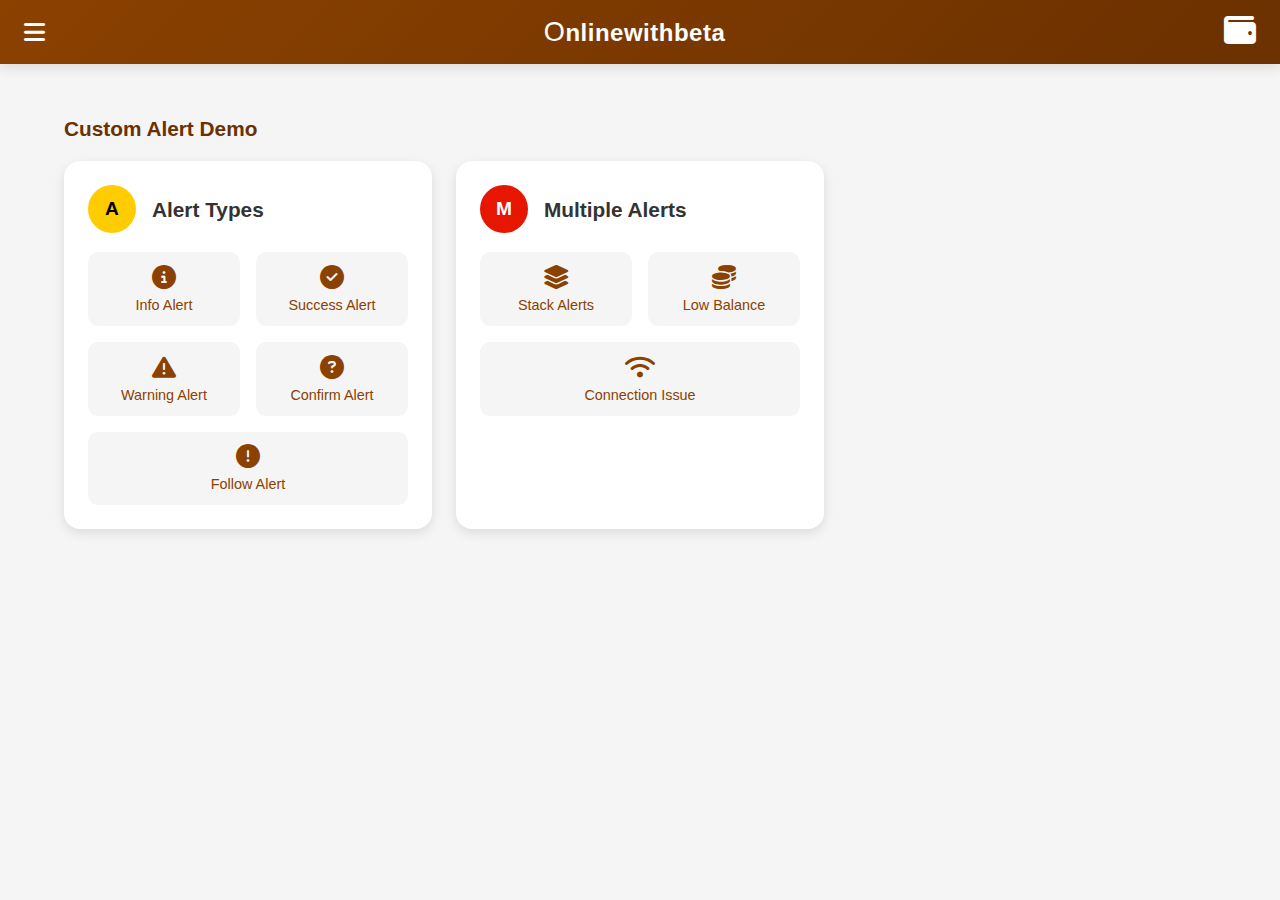
<file: test3.html>
<!DOCTYPE html>
<html lang="en">

<head>
 <meta charset="UTF-8">
 <meta name="viewport" content="width=device-width, initial-scale=1.0">
 <title>Custom Alert Box Demo</title>
 <link rel="stylesheet" href="https://cdnjs.cloudflare.com/ajax/libs/font-awesome/6.4.0/css/all.min.css">
 <style>
  /* Your existing CSS remains the same */
  :root {
   --primary: #8B4100;
   --primary-light: #a85a1a;
   --primary-dark: #6B3100;
   --secondary: #734C00;
   --white: #fff;
   --light-gray: #f5f5f5;
   --dark-gray: #333;
   --success: #28a745;
   --warning: #ffc107;
   --danger: #dc3545;
   --info: #17a2b8;
   --header-height: 4em;
   --card-radius: 16px;
   --shadow: 0 4px 12px rgba(0, 0, 0, 0.1);
   --nav-width: 250px;
  }
  
  /* Dark theme variables */
  .dark-theme {
   --white: #8D8989;
   --light-gray: #C0C0C1;
   --dark-gray: #f5f5f5;
  }
  
  * {
   margin: 0;
   padding: 0;
   box-sizing: border-box;
   font-family: 'Segoe UI', Tahoma, Geneva, Verdana, sans-serif;
  }
  
  body {
   background-color: var(--light-gray);
   color: var(--dark-gray);
   line-height: 1.6;
   display: flex;
   flex-direction: column;
   min-height: 100vh;
   transition: background-color 0.3s, color 0.3s;
  }
  
  /* Header Styles */
  .appHeader {
   height: var(--header-height);
   display: flex;
   align-items: center;
   justify-content: space-between;
   padding: 0 1.5rem;
   background: linear-gradient(135deg, var(--primary), var(--primary-dark));
   color: var(--white);
   box-shadow: var(--shadow);
   position: sticky;
   top: 0;
   z-index: 100;
  }
  
  .menuBtn {
   font-size: 1.5rem;
   cursor: pointer;
   transition: transform 0.3s;
   display: flex;
   align-items: center;
   gap: 0.5rem;
  }
  
  .menuBtn:hover {
   transform: scale(1.1);
  }
  
  .appName {
   font-size: 1.5rem;
   font-weight: 700;
   letter-spacing: 0.5px;
  }
  
  .appName:first-letter {
   font-size: 1.7rem;
   font-weight: 500;
  }
  
  .appLogo {
   font-size: 2rem;
  }
  
  /* Main Content Styles */
  .appBody {
   padding: 1.5rem;
   max-width: 1200px;
   margin: 0 auto;
   flex: 1;
   width: 100%;
  }
  
  .section-title {
   margin: 1.5rem 0 1rem;
   font-size: 1.3rem;
   color: var(--primary-dark);
   font-weight: 600;
  }
  
  /* Network Cards */
  .networkContainer {
   display: grid;
   grid-template-columns: repeat(auto-fill, minmax(300px, 1fr));
   gap: 1.5rem;
  }
  
  .networkCard {
   background: var(--white);
   border-radius: var(--card-radius);
   padding: 1.5rem;
   box-shadow: var(--shadow);
   transition: transform 0.3s, box-shadow 0.3s;
   display: flex;
   flex-direction: column;
   gap: 1.2rem;
  }
  
  .networkCard:hover {
   transform: translateY(-5px);
   box-shadow: 0 8px 16px rgba(0, 0, 0, 0.15);
  }
  
  .networkHeader {
   display: flex;
   align-items: center;
   gap: 1rem;
  }
  
  .networkIcon {
   width: 3rem;
   height: 3rem;
   border-radius: 50%;
   display: flex;
   align-items: center;
   justify-content: center;
   color: white;
   font-weight: bold;
   font-size: 1.2rem;
  }
  
  .mtn {
   background-color: #ffcc00;
   color: black;
  }
  
  .airtel {
   background-color: #e61601;
  }
  
  .glo {
   background-color: #00a859;
  }
  
  .etisalat {
   background-color: #663399;
  }
  
  .networkName {
   font-size: 1.3rem;
   font-weight: 600;
  }
  
  .buyActionBtn {
   display: flex;
   flex-wrap: wrap;
   gap: 1rem;
  }
  
  .actionBtn {
   flex: 1;
   min-width: 120px;
   display: flex;
   flex-direction: column;
   align-items: center;
   gap: 0.5rem;
   padding: 0.8rem;
   border-radius: 10px;
   background: var(--light-gray);
   color: var(--primary);
   cursor: pointer;
   transition: all 0.3s;
   border: none;
   text-decoration: none;
  }
  
  .actionBtn:hover {
   background: var(--primary);
   color: white;
   transform: translateY(-2px);
  }
  
  .actionBtn i {
   font-size: 1.5rem;
  }
  
  .actionBtn span {
   font-size: 0.9rem;
   font-weight: 500;
  }
  
  /* Custom Alert Styles */
  .alert-overlay {
   position: fixed;
   top: 0;
   left: 0;
   width: 100%;
   height: 100%;
   background-color: rgba(0, 0, 0, 0.5);
   display: flex;
   align-items: center;
   justify-content: center;
   z-index: 1000;
   backdrop-filter: blur(2px);
  }
  
  .alert-box {
   background-color: var(--white);
   border-radius: var(--card-radius);
   box-shadow: var(--shadow);
   width: 90%;
   max-width: 400px;
   overflow: hidden;
   animation: alertSlideIn 0.3s ease-out;
  }
  
  @keyframes alertSlideIn {
   from {
    opacity: 0;
    transform: translateY(-20px);
   }
   
   to {
    opacity: 1;
    transform: translateY(0);
   }
  }
  
  .alert-header {
   padding: 1rem 1.5rem;
   display: flex;
   align-items: center;
   gap: 0.75rem;
   border-bottom: 1px solid var(--light-gray);
  }
  
  .alert-icon {
   width: 24px;
   height: 24px;
   border-radius: 50%;
   display: flex;
   align-items: center;
   justify-content: center;
   color: white;
   font-size: 0.9rem;
  }
  
  .alert-title {
   font-weight: 600;
   font-size: 1.1rem;
  }
  
  .alert-body {
   padding: 1.5rem;
  }
  
  .alert-message {
   line-height: 1.5;
   color: var(--dark-gray);
  }
  
  .alert-footer {
   padding: 1rem 1.5rem;
   display: flex;
   justify-content: flex-end;
   gap: 0.75rem;
   border-top: 1px solid var(--light-gray);
  }
  
  .alert-btn {
   padding: 0.5rem 1.25rem;
   border: none;
   border-radius: 6px;
   font-weight: 500;
   cursor: pointer;
   transition: all 0.3s;
  }
  
  .alert-btn-cancel {
   background-color: var(--light-gray);
   color: var(--dark-gray);
  }
  
  .alert-btn-cancel:hover {
   background-color: #e0e0e0;
  }
  
  .alert-btn-ok {
   background-color: var(--primary);
   color: white;
  }
  
  .alert-btn-ok:hover {
   background-color: var(--primary-dark);
  }
  
  /* Alert type styles */
  .alert-info .alert-icon {
   background-color: var(--info);
  }
  
  .alert-success .alert-icon {
   background-color: var(--success);
  }
  
  .alert-warning .alert-icon {
   background-color: var(--warning);
  }
  
  .alert-confirm .alert-icon {
   background-color: var(--warning);
  }
  
  .alert-follow .alert-icon {
   background-color: var(--primary);
  }
  
  /* Stacking alerts */
  .alert-container {
   position: fixed;
   top: 0;
   left: 0;
   width: 100%;
   height: 100%;
   pointer-events: none;
   z-index: 1000;
  }
  
  .alert-container>* {
   pointer-events: auto;
  }
  
  /* Responsive adjustments */
  @media (max-width: 480px) {
   .alert-box {
    width: 95%;
   }
   
   .alert-footer {
    flex-direction: column;
   }
   
   .alert-btn {
    width: 100%;
   }
   
   .buyActionBtn {
    flex-direction: column;
   }
  }
 </style>
</head>

<body>
 <header class="appHeader">
  <div class="menuBtn" id="menuToggle">
   <i class="fas fa-bars"></i>
  </div>
  <span class="appName">Onlinewithbeta</span>
  <div class="appLogo">
   <i class="fas fa-wallet"></i>
  </div>
 </header>
 
 <div class="appContainer">
  <main class="appBody">
   <h2 class="section-title">Custom Alert Demo</h2>
   
   <div class="networkContainer">
    <div class="networkCard">
     <div class="networkHeader">
      <div class="networkIcon mtn">A</div>
      <div class="networkName">Alert Types</div>
     </div>
     
     <div class="buyActionBtn">
      <button class="actionBtn" onclick="showAlert('info', 'This is an information message.')">
       <i class="fas fa-info-circle"></i>
       <span>Info Alert</span>
      </button>
      <button class="actionBtn" onclick="showAlert('success', 'Operation completed successfully!')">
       <i class="fas fa-check-circle"></i>
       <span>Success Alert</span>
      </button>
      <button class="actionBtn" onclick="showAlert('warning', 'This action cannot be undone.')">
       <i class="fas fa-exclamation-triangle"></i>
       <span>Warning Alert</span>
      </button>
      <button class="actionBtn" onclick="showAlert('confirm', 'Are you sure you want to delete this item?', function() { console.log('Confirmed!') })">
       <i class="fas fa-question-circle"></i>
       <span>Confirm Alert</span>
      </button>
      <button class="actionBtn" onclick="showAlert('follow', 'Please complete the verification process to continue.', function() { console.log('Followed!') })">
       <i class="fas fa-exclamation-circle"></i>
       <span>Follow Alert</span>
      </button>
     </div>
    </div>
    
    <div class="networkCard">
     <div class="networkHeader">
      <div class="networkIcon airtel">M</div>
      <div class="networkName">Multiple Alerts</div>
     </div>
     
     <div class="buyActionBtn">
      <button class="actionBtn" onclick="showMultipleAlerts()">
       <i class="fas fa-layer-group"></i>
       <span>Stack Alerts</span>
      </button>
      <button class="actionBtn" onclick="showAlert('warning', 'Low balance warning! Please fund your wallet.', function() { showAlert('info', 'Redirecting to wallet funding...') })">
       <i class="fas fa-coins"></i>
       <span>Low Balance</span>
      </button>
      <button class="actionBtn" onclick="showAlert('warning', 'Network connection is unstable. Some features may not work properly.', null, true)">
       <i class="fas fa-wifi"></i>
       <span>Connection Issue</span>
      </button>
     </div>
    </div>
   </div>
  </main>
 </div>
 
 <!-- Alert container - where alerts will be appended -->
 <div class="alert-container" id="alertContainer"></div>
 
 <script>
  // Custom alert function
  function showAlert(kind, message, okFunction = null, showCancel = false) {
   // Validate kind parameter
   const validKinds = ['info', 'success', 'warning', 'confirm', 'follow'];
   if (!validKinds.includes(kind)) {
    console.error('Invalid alert kind. Must be one of: info, success, warning, confirm, follow');
    return;
   }
   
   // Create alert overlay
   const alertOverlay = document.createElement('div');
   alertOverlay.className = 'alert-overlay';
   
   // Create alert box
   const alertBox = document.createElement('div');
   alertBox.className = `alert-box alert-${kind}`;
   
   // Set alert content based on kind
   let title, iconClass, showCancelBtn;
   
   switch (kind) {
    case 'info':
     title = 'Information';
     iconClass = 'fas fa-info';
     showCancelBtn = false;
     break;
    case 'success':
     title = 'Success';
     iconClass = 'fas fa-check';
     showCancelBtn = false;
     break;
    case 'warning':
     title = 'Warning';
     iconClass = 'fas fa-exclamation-triangle';
     // For warning type, we can optionally show cancel button
     showCancelBtn = showCancel || false;
     break;
    case 'confirm':
     title = 'Confirmation';
     iconClass = 'fas fa-question';
     showCancelBtn = true;
     break;
    case 'follow':
     title = 'Action Required';
     iconClass = 'fas fa-exclamation';
     showCancelBtn = false;
     break;
   }
   
   // Build alert HTML
   alertBox.innerHTML = `
        <div class="alert-header">
          <div class="alert-icon">
            <i class="${iconClass}"></i>
          </div>
          <div class="alert-title">${title}</div>
        </div>
        <div class="alert-body">
          <div class="alert-message">${message}</div>
        </div>
        <div class="alert-footer">
          ${showCancelBtn ? '<button class="alert-btn alert-btn-cancel">Cancel</button>' : ''}
          <button class="alert-btn alert-btn-ok">${kind === 'follow' ? 'Continue' : 'OK'}</button>
        </div>
      `;
   
   // Add to overlay
   alertOverlay.appendChild(alertBox);
   
   // Add to alert container
   const alertContainer = document.getElementById('alertContainer');
   alertContainer.appendChild(alertOverlay);
   
   // Set up event listeners
   const okButton = alertBox.querySelector('.alert-btn-ok');
   const cancelButton = alertBox.querySelector('.alert-btn-cancel');
   
   // OK button handler
   okButton.addEventListener('click', function() {
    if (okFunction && typeof okFunction === 'function') {
     okFunction();
    }
    closeAlert(alertOverlay);
   });
   
   // Cancel button handler
   if (cancelButton) {
    cancelButton.addEventListener('click', function() {
     closeAlert(alertOverlay);
    });
   }
   
   // Close on overlay click (outside the alert box)
   alertOverlay.addEventListener('click', function(e) {
    if (e.target === alertOverlay) {
     closeAlert(alertOverlay);
    }
   });
   
   // Close on Escape key
   const escapeHandler = function(e) {
    if (e.key === 'Escape') {
     closeAlert(alertOverlay);
     document.removeEventListener('keydown', escapeHandler);
    }
   };
   document.addEventListener('keydown', escapeHandler);
   
   // Clean up event listener when alert is closed
   alertOverlay.addEventListener('close', function() {
    document.removeEventListener('keydown', escapeHandler);
   });
  }
  
  // Function to close alert
  function closeAlert(alertElement) {
   alertElement.style.opacity = '0';
   alertElement.style.transform = 'translateY(-20px)';
   
   setTimeout(() => {
    if (alertElement.parentNode) {
     alertElement.parentNode.removeChild(alertElement);
    }
   }, 300);
  }
  
  // Demo function to show multiple stacked alerts
  function showMultipleAlerts() {
   showAlert('info', 'This is the first alert.');
   setTimeout(() => {
    showAlert('success', 'This is the second alert.');
   }, 500);
   setTimeout(() => {
    showAlert('warning', 'This is the third alert - a warning!');
   }, 1000);
   setTimeout(() => {
    showAlert('confirm', 'This is the fourth alert.', function() {
     console.log('Fourth alert confirmed');
    });
   }, 1500);
  }
  
  // Initialize theme toggle if needed
  document.addEventListener('DOMContentLoaded', function() {
   // Your existing initialization code
  });
 </script>
</body>

</html>
</file>
